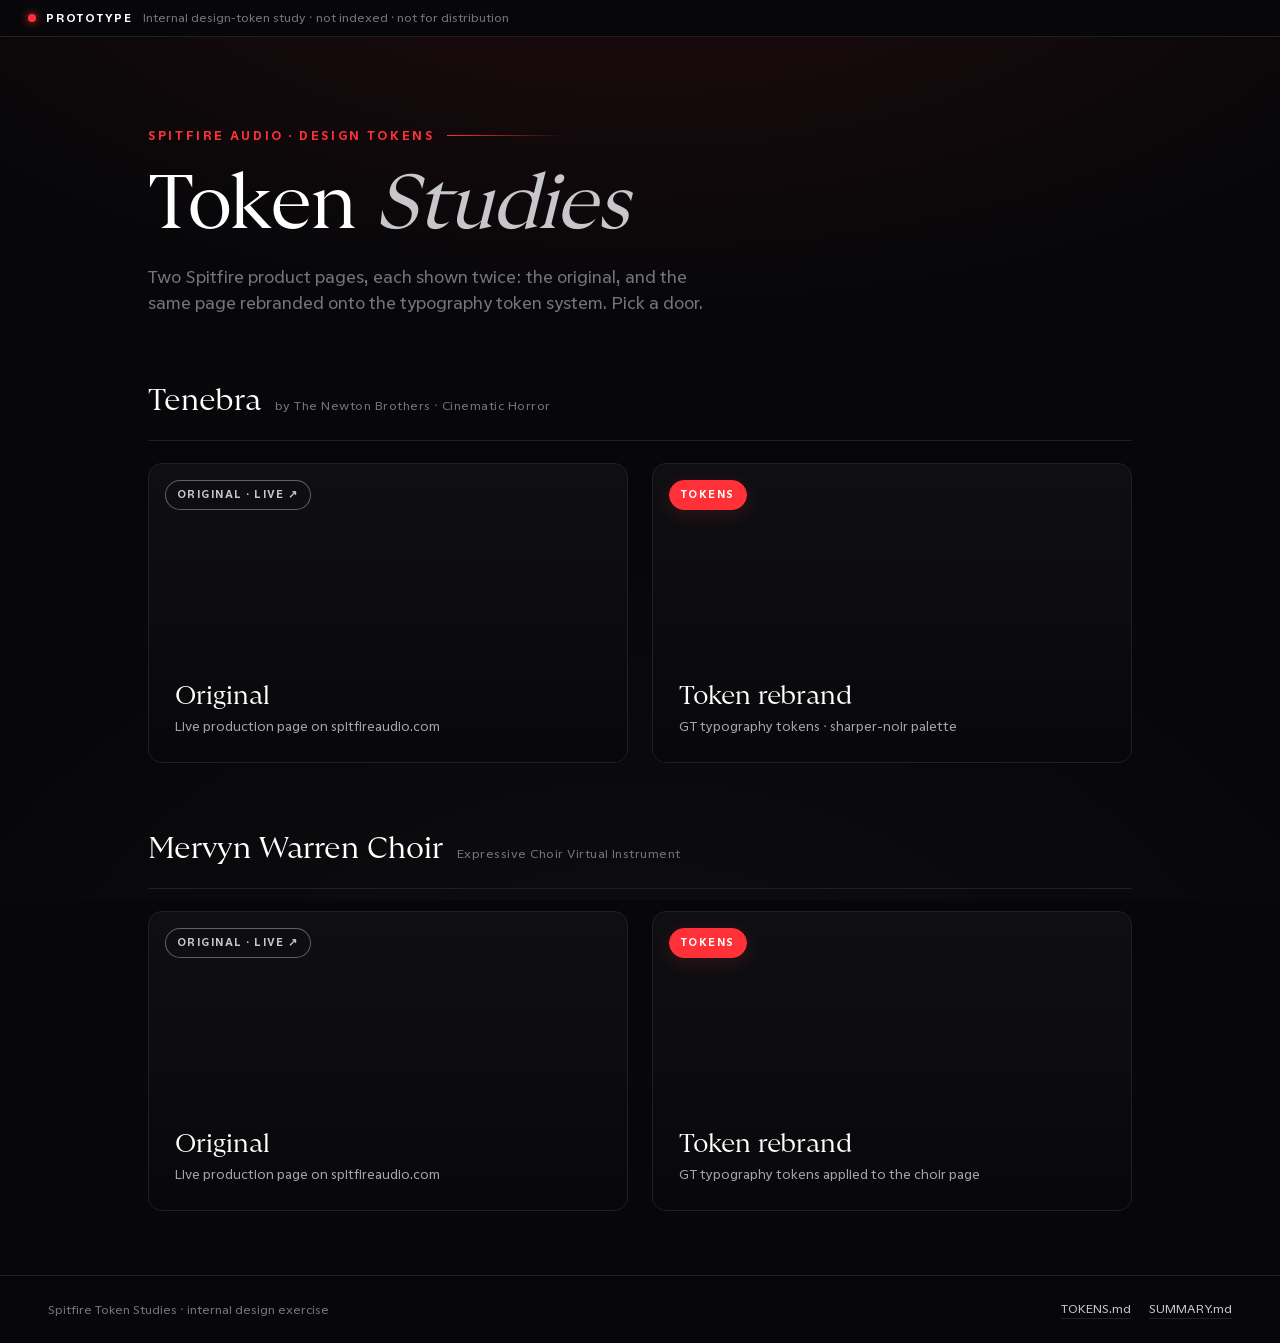
<file: index.html>
<!DOCTYPE html>
<html lang="en">
<head>
<meta charset="utf-8">
<meta name="viewport" content="width=device-width, initial-scale=1">
<meta name="robots" content="noindex, nofollow, noarchive">
<title>[Prototype] Spitfire Token Studies</title>
<style>
  /* GT trial families, self-hosted from the New-Tokens folders so the hub
     wears the same type system as the rebranded pages it links to. */
  @font-face {
    font-family: "GT Flaire Trial VF";
    src: url("Tenebra%20New-Tokens/GT-Flaire-Trial-VF.woff2") format("woff2");
    font-weight: 100 900; font-style: normal; font-display: swap;
  }
  @font-face {
    font-family: "GT Ultra Fine Trial";
    src: url("Tenebra%20New-Tokens/GT-Ultra-Fine-Light-Trial.woff2") format("woff2");
    font-weight: 300; font-style: normal; font-display: swap;
  }

  :root {
    --bg: #070709;
    --surface: #101014;
    --line: #1f1f25;
    --text: #C6C6CB;
    --muted: #74747d;
    --white: #ffffff;
    --accent: #FF3038;
    --accent-soft: rgba(255,48,56,.16);
  }

  * { box-sizing: border-box; margin: 0; padding: 0; }

  html, body { height: 100%; }

  body {
    background: var(--bg);
    color: var(--text);
    font-family: "GT Flaire Trial VF", system-ui, -apple-system, sans-serif;
    font-weight: 420;
    line-height: 1.5;
    -webkit-font-smoothing: antialiased;
    min-height: 100%;
    display: flex;
    flex-direction: column;
    /* faint radial glow + vignette for cinematic depth */
    background-image:
      radial-gradient(120% 80% at 50% -10%, rgba(255,48,56,.10) 0%, transparent 55%),
      radial-gradient(100% 100% at 50% 120%, rgba(255,255,255,.03) 0%, transparent 60%);
    background-attachment: fixed;
  }

  .wrap {
    width: 100%;
    max-width: 1080px;
    margin: 0 auto;
    padding: clamp(40px, 7vw, 96px) clamp(20px, 5vw, 48px) 64px;
    flex: 1 0 auto;
  }

  /* ---- masthead ---- */
  .eyebrow {
    font-family: "GT Flaire Trial VF", sans-serif;
    font-weight: 700;
    font-size: 12px;
    letter-spacing: .22em;
    text-transform: uppercase;
    color: var(--accent);
    display: flex; align-items: center; gap: 12px;
    margin-bottom: 22px;
  }
  .eyebrow::after {
    content: ""; height: 1px; flex: 1; max-width: 120px;
    background: linear-gradient(90deg, var(--accent), transparent);
  }

  h1 {
    font-family: "GT Ultra Fine Trial", serif;
    font-weight: 300;
    font-size: clamp(40px, 7vw, 76px);
    line-height: 1.02;
    letter-spacing: -.01em;
    color: var(--white);
    margin-bottom: 20px;
  }
  h1 em { font-style: italic; color: var(--text); }

  .lede {
    max-width: 52ch;
    font-size: clamp(15px, 1.6vw, 17px);
    color: var(--muted);
  }

  /* ---- product groups ---- */
  .group { margin-top: clamp(40px, 5vw, 64px); }

  .group__head {
    display: flex; align-items: baseline; gap: 14px;
    padding-bottom: 16px; margin-bottom: 22px;
    border-bottom: 1px solid var(--line);
  }
  .group__title {
    font-family: "GT Ultra Fine Trial", serif;
    font-weight: 300;
    font-size: clamp(22px, 3vw, 30px);
    color: var(--white);
  }
  .group__sub {
    font-size: 12px; letter-spacing: .04em; color: var(--muted);
  }

  .grid {
    display: grid;
    grid-template-columns: repeat(2, 1fr);
    gap: clamp(16px, 2.2vw, 24px);
  }

  /* ---- card ---- */
  .card {
    position: relative;
    display: block;
    aspect-ratio: 16 / 10;
    border-radius: 14px;
    overflow: hidden;
    text-decoration: none;
    color: inherit;
    border: 1px solid var(--line);
    background: var(--surface);
    isolation: isolate;
    transition: transform .4s cubic-bezier(.2,.7,.2,1),
                border-color .4s ease, box-shadow .4s ease;
  }
  .card__media {
    position: absolute; inset: 0; z-index: -2;
    background-size: cover; background-position: center;
    transform: scale(1.02);
    transition: transform .6s cubic-bezier(.2,.7,.2,1), filter .6s ease;
    filter: saturate(.9) brightness(.78);
  }
  .card::after { /* legibility gradient */
    content: ""; position: absolute; inset: 0; z-index: -1;
    background: linear-gradient(180deg,
      rgba(7,7,9,.10) 0%, rgba(7,7,9,.40) 45%, rgba(7,7,9,.92) 100%);
  }

  .card__body {
    position: absolute; inset: 0;
    display: flex; flex-direction: column; justify-content: flex-end;
    padding: clamp(18px, 2.4vw, 26px);
    gap: 6px;
  }
  .card__name {
    font-family: "GT Ultra Fine Trial", serif;
    font-weight: 300;
    font-size: clamp(20px, 2.4vw, 26px);
    color: var(--white);
    line-height: 1.1;
  }
  .card__desc {
    font-size: 13px;
    color: var(--text);
    opacity: .82;
    max-width: 34ch;
  }

  /* variant tag, top-left */
  .tag {
    position: absolute; top: 16px; left: 16px;
    font-family: "GT Flaire Trial VF", sans-serif;
    font-weight: 700;
    font-size: 10.5px;
    letter-spacing: .14em;
    text-transform: uppercase;
    padding: 6px 11px;
    border-radius: 999px;
    backdrop-filter: blur(6px);
  }
  .tag--original {
    color: var(--text);
    border: 1px solid rgba(198,198,203,.45);
    background: rgba(16,16,20,.45);
  }
  .tag--tokens {
    color: var(--white);
    background: var(--accent);
    border: 1px solid var(--accent);
    box-shadow: 0 4px 18px var(--accent-soft);
  }

  /* hover cue, top-right */
  .cue {
    position: absolute; top: 16px; right: 16px;
    width: 34px; height: 34px; border-radius: 999px;
    display: grid; place-items: center;
    border: 1px solid rgba(255,255,255,.18);
    background: rgba(16,16,20,.4);
    backdrop-filter: blur(6px);
    color: var(--white);
    opacity: 0; transform: translateY(-4px) scale(.9);
    transition: opacity .35s ease, transform .35s ease, background .35s ease;
  }
  .cue svg { width: 15px; height: 15px; }

  .card:hover, .card:focus-visible {
    transform: translateY(-4px);
    border-color: rgba(255,48,56,.55);
    box-shadow: 0 18px 50px rgba(0,0,0,.55), 0 0 0 1px rgba(255,48,56,.25);
    outline: none;
  }
  .card:hover .card__media, .card:focus-visible .card__media {
    transform: scale(1.08);
    filter: saturate(1.05) brightness(.86);
  }
  .card:hover .cue, .card:focus-visible .cue {
    opacity: 1; transform: translateY(0) scale(1);
    background: var(--accent); border-color: var(--accent);
  }

  /* ---- footer ---- */
  footer {
    flex-shrink: 0;
    border-top: 1px solid var(--line);
    padding: 24px clamp(20px, 5vw, 48px);
    display: flex; flex-wrap: wrap; gap: 8px 20px;
    align-items: center; justify-content: space-between;
    font-size: 12px; color: var(--muted);
  }
  footer a { color: var(--text); text-decoration: none; border-bottom: 1px solid var(--line); }
  footer a:hover { color: var(--accent); border-color: var(--accent); }
  .footer__links { display: flex; gap: 18px; }

  @media (max-width: 680px) {
    .grid { grid-template-columns: 1fr; }
    .card { aspect-ratio: 16 / 11; }
  }
  @media (prefers-reduced-motion: reduce) {
    *, .card, .card__media, .cue { transition: none !important; }
  }

  /* ---- prototype status bar ---- */
  .proto-bar {
    position: sticky; top: 0; z-index: 1000;
    display: flex; align-items: center; gap: 10px;
    padding: 9px clamp(16px, 4vw, 28px);
    background: #070709;
    border-bottom: 1px solid var(--line);
    font-size: 12px;
  }
  .proto-bar__dot {
    width: 8px; height: 8px; border-radius: 50%; flex: none;
    background: var(--accent); box-shadow: 0 0 8px var(--accent);
  }
  .proto-bar__label {
    font-weight: 700; font-size: 11px; letter-spacing: .16em;
    text-transform: uppercase; color: var(--white);
  }
  .proto-bar__desc { color: var(--muted); }
  @media (max-width: 640px) { .proto-bar__desc { display: none; } }
</style>
</head>
<body>
  <div class="proto-bar" role="note" aria-label="Prototype notice">
    <span class="proto-bar__dot" aria-hidden="true"></span>
    <span class="proto-bar__label">Prototype</span>
    <span class="proto-bar__desc">Internal design-token study · not indexed · not for distribution</span>
  </div>
  <main class="wrap">
    <p class="eyebrow">Spitfire Audio · Design tokens</p>
    <h1>Token <em>Studies</em></h1>
    <p class="lede">Two Spitfire product pages, each shown twice: the original, and the
      same page rebranded onto the typography token system. Pick a door.</p>

    <!-- ============ TENEBRA ============ -->
    <section class="group">
      <div class="group__head">
        <span class="group__title">Tenebra</span>
        <span class="group__sub">by The Newton Brothers · Cinematic Horror</span>
      </div>
      <div class="grid">

        <a class="card" href="https://www.spitfireaudio.com/products/tenebra-by-the-newton-brothers" target="_blank" rel="noopener">
          <div class="card__media" style="background-image:url('https://www.spitfireaudio.com/cdn/shop/files/smc0776_cinemascope_press.jpg?width=1280')"></div>
          <span class="tag tag--original">Original · Live ↗</span>
          <span class="cue" aria-hidden="true"><svg viewBox="0 0 24 24" fill="none" stroke="currentColor" stroke-width="2.2"><path d="M7 17 17 7M9 7h8v8"/></svg></span>
          <div class="card__body">
            <span class="card__name">Original</span>
            <span class="card__desc">Live production page on spitfireaudio.com</span>
          </div>
        </a>

        <a class="card" href="Tenebra%20New-Tokens/index.html">
          <div class="card__media" style="background-image:url('https://www.spitfireaudio.com/cdn/shop/files/smc0776_cinemascope_press.jpg?width=1280')"></div>
          <span class="tag tag--tokens">Tokens</span>
          <span class="cue" aria-hidden="true"><svg viewBox="0 0 24 24" fill="none" stroke="currentColor" stroke-width="2.2"><path d="M5 12h14M13 6l6 6-6 6"/></svg></span>
          <div class="card__body">
            <span class="card__name">Token rebrand</span>
            <span class="card__desc">GT typography tokens · sharper-noir palette</span>
          </div>
        </a>

      </div>
    </section>

    <!-- ============ MERVYN ============ -->
    <section class="group">
      <div class="group__head">
        <span class="group__title">Mervyn Warren Choir</span>
        <span class="group__sub">Expressive Choir Virtual Instrument</span>
      </div>
      <div class="grid">

        <a class="card" href="https://www.spitfireaudio.com/products/mervyn-warren-choir" target="_blank" rel="noopener">
          <div class="card__media" style="background-image:url('https://www.spitfireaudio.com/cdn/shop/files/smc0734_square.jpg?width=1000')"></div>
          <span class="tag tag--original">Original · Live ↗</span>
          <span class="cue" aria-hidden="true"><svg viewBox="0 0 24 24" fill="none" stroke="currentColor" stroke-width="2.2"><path d="M7 17 17 7M9 7h8v8"/></svg></span>
          <div class="card__body">
            <span class="card__name">Original</span>
            <span class="card__desc">Live production page on spitfireaudio.com</span>
          </div>
        </a>

        <a class="card" href="Mervyn%20Warren%20Choir%20New-Tokens/index.html">
          <div class="card__media" style="background-image:url('https://www.spitfireaudio.com/cdn/shop/files/smc0734_square.jpg?width=1000')"></div>
          <span class="tag tag--tokens">Tokens</span>
          <span class="cue" aria-hidden="true"><svg viewBox="0 0 24 24" fill="none" stroke="currentColor" stroke-width="2.2"><path d="M5 12h14M13 6l6 6-6 6"/></svg></span>
          <div class="card__body">
            <span class="card__name">Token rebrand</span>
            <span class="card__desc">GT typography tokens applied to the choir page</span>
          </div>
        </a>

      </div>
    </section>
  </main>

  <footer>
    <span>Spitfire Token Studies · internal design exercise</span>
    <span class="footer__links">
      <a href="TOKENS.md">TOKENS.md</a>
      <a href="SUMMARY.md">SUMMARY.md</a>
    </span>
  </footer>
</body>
</html>
</file>
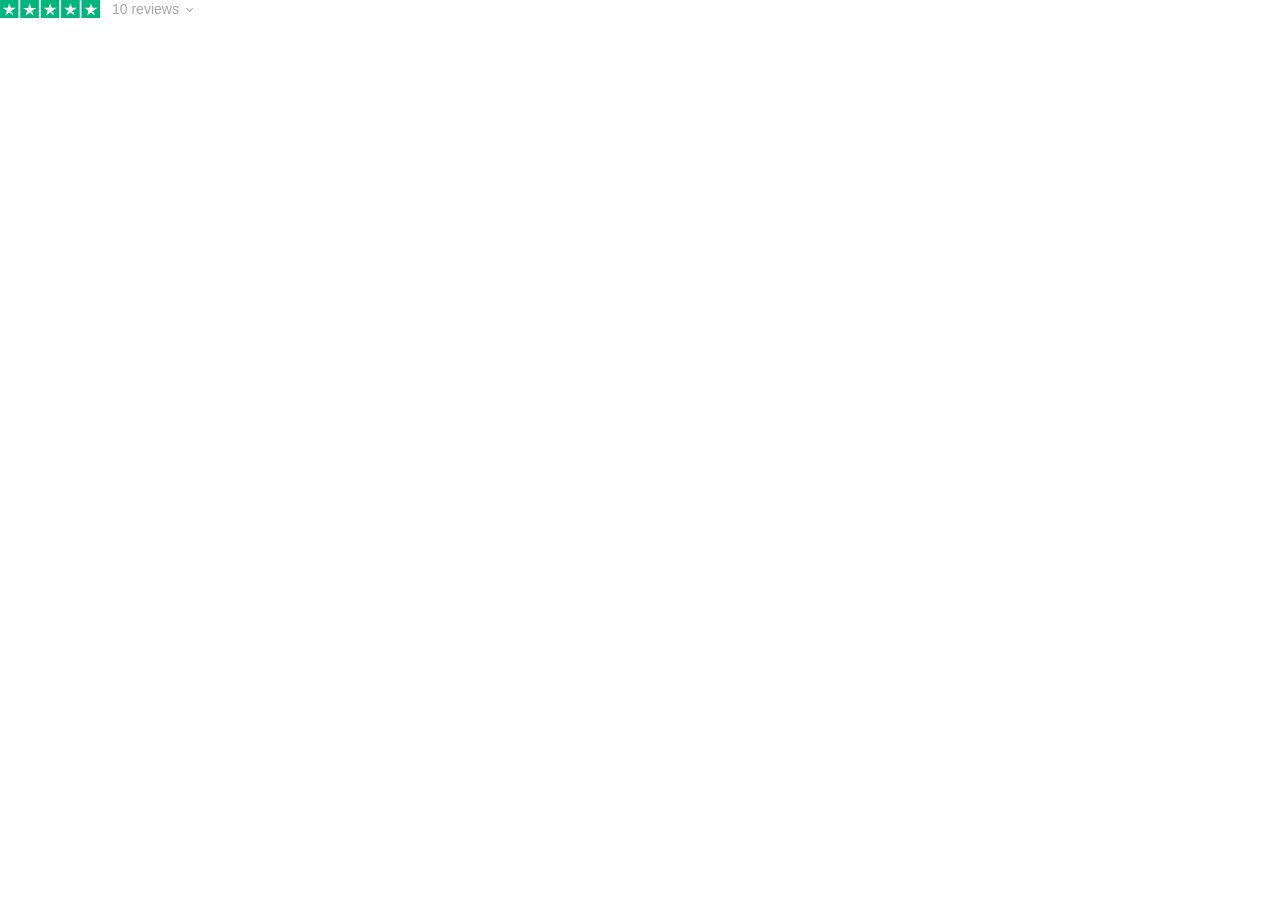
<file: Tenebra New-Tokens/Tenebra by The Newton Brothers – Cinematic Horror VST Library _ Spitfire Audio_files/index.html>
<!DOCTYPE html>
<!-- saved from url=(0296)https://widget.trustpilot.com/trustboxes/54d39695764ea907c0f34825/index.html?templateId=54d39695764ea907c0f34825&businessunitId=5b360fd39af6b70001dbdd86#locale=en-GB&styleHeight=24px&styleWidth=100%25&theme=dark&sku=SMC0776&textColor=%23A7A7A7&noReviews=hide&scrollToList=true&styleAlignment=left -->
<html lang="en-GB"><head><meta http-equiv="Content-Type" content="text/html; charset=UTF-8">
    <title>Trustpilot Custom Widget</title>
    
    <meta name="robots" content="noindex">

    <style>
    html,body,div,span,applet,object,iframe,h1,h2,h3,h4,h5,h6,p,blockquote,pre,a,abbr,acronym,address,big,cite,code,del,dfn,em,img,ins,kbd,q,s,samp,small,strike,strong,sub,sup,tt,var,b,u,i,center,dl,dt,dd,ol,ul,li,fieldset,form,label,legend,table,caption,tbody,tfoot,thead,tr,th,td,article,aside,canvas,details,embed,figure,figcaption,footer,header,hgroup,menu,nav,output,ruby,section,summary,time,mark,audio,video{border:0;font:inherit;font-size:100%;margin:0;padding:0;vertical-align:baseline}article,aside,details,figcaption,figure,footer,header,hgroup,menu,nav,section{display:block}body{line-height:1}ol,ul{list-style:none}blockquote,q{quotes:none}blockquote::before,blockquote::after,q::before,q::after{content:"";content:none}table{border-collapse:collapse;border-spacing:0}body{font-family:"Helvetica Neue","Helvetica","Arial","sans-serif";font-size:12px}b,strong{font-weight:700}body.main .tp-widget-readmore,body.main .tp-widget-readmore-arrow,.bold-underline{font-family:"Helvetica Neue","Helvetica","Arial","sans-serif";font-weight:500}@media all and (-ms-high-contrast: none),(-ms-high-contrast: active){body.main .tp-widget-readmore,body.main .tp-widget-readmore-arrow,.bold-underline{font-weight:600}}*,::after,::before{box-sizing:border-box}.hidden{display:none}.tp-widget-loader,.tp-widget-fallback{left:50%;position:absolute;top:50%;transform:translate(-50%, -50%)}body.popup .tp-widget-wrapper{position:relative}body.popup .tp-widget-wrapper::before{background-color:#fff;border-right:1px solid #d6d6d6;border-top:1px solid #d6d6d6;content:"";display:block;height:16px;left:50%;position:absolute;top:-13px;transform:rotate(-34deg) translateX(-50%) skewX(26deg);transform-origin:center;width:16px}#fallback-logo{display:none}.no-svg #fallback-logo{display:inline-block}.tp-widget-wrapper{height:100%;margin:0 auto;max-width:750px;position:relative}.tp-widget-wrapper a,.tp-widget-wrapper #wrapper-company-stars{position:relative;outline:none}.tp-widget-wrapper a::before,.tp-widget-wrapper #wrapper-company-stars::before{content:"";position:absolute;top:2px;left:2px;right:2px;bottom:2px;border:2px solid rgba(0,0,0,0);box-sizing:border-box;border-radius:4px;z-index:-1;pointer-events:none}.tp-widget-wrapper a:focus::before,.tp-widget-wrapper a:active::before,.tp-widget-wrapper #wrapper-company-stars:focus::before,.tp-widget-wrapper #wrapper-company-stars:active::before{border:2px solid #3c57bc;box-shadow:0 0 0 2px #fff}@media screen and (min-width: 750px){.tp-widget-wrapper--fullwidth{max-width:100%}.tp-widget-wrapper--fullwidth .tp-widget-attributes-scores-wrapper{border-bottom:1px solid #d6d6d6;display:-ms-grid;display:grid;-ms-grid-columns:1fr 1fr;grid-template-columns:1fr 1fr;grid-gap:16px}.tp-widget-wrapper--fullwidth .tp-widget-attributes-scores-wrapper .tp-widget-scores,.tp-widget-wrapper--fullwidth .tp-widget-attributes-scores-wrapper .tp-widget-attributes{border-bottom:none}.tp-widget-wrapper--fullwidth .tp-widget-attributes-scores-wrapper .tp-widget-scores{-ms-grid-row:1;grid-row:1}}#profile-link:focus-within .tp-link-underlined,#profile-link:hover .tp-link-underlined,#profile-link:active .tp-link-underlined{text-decoration:none}.tp-link-underlined{text-decoration:underline}.tp-stars .tp-star__canvas,.tp-stars .tp-star__canvas--half{fill:#dcdce6}.tp-stars .tp-star__shape{fill:#fff}#profile-link:focus-within .tp-stars--0 .tp-star .tp-star__canvas,#profile-link:focus-within .tp-stars--0 .tp-star .tp-star__canvas--half,#profile-link:hover .tp-stars--0 .tp-star .tp-star__canvas,#profile-link:hover .tp-stars--0 .tp-star .tp-star__canvas--half,#profile-link:active .tp-stars--0 .tp-star .tp-star__canvas,#profile-link:active .tp-stars--0 .tp-star .tp-star__canvas--half{fill:#9292a3}.tp-stars--1 .tp-star:nth-of-type(-n + 1) .tp-star__canvas,.tp-stars--1 .tp-star:nth-of-type(-n + 1) .tp-star__canvas--half{fill:#ff3722}#profile-link:focus-within .tp-stars--1 .tp-star:nth-of-type(-n + 1) .tp-star__canvas,#profile-link:focus-within .tp-stars--1 .tp-star:nth-of-type(-n + 1) .tp-star__canvas--half,#profile-link:hover .tp-stars--1 .tp-star:nth-of-type(-n + 1) .tp-star__canvas,#profile-link:hover .tp-stars--1 .tp-star:nth-of-type(-n + 1) .tp-star__canvas--half,#profile-link:active .tp-stars--1 .tp-star:nth-of-type(-n + 1) .tp-star__canvas,#profile-link:active .tp-stars--1 .tp-star:nth-of-type(-n + 1) .tp-star__canvas--half{fill:#cc1300}.tp-stars--2 .tp-star:nth-of-type(-n + 2) .tp-star__canvas,.tp-stars--2 .tp-star:nth-of-type(-n + 2) .tp-star__canvas--half{fill:#ff8622}#profile-link:focus-within .tp-stars--2 .tp-star:nth-of-type(-n + 2) .tp-star__canvas,#profile-link:focus-within .tp-stars--2 .tp-star:nth-of-type(-n + 2) .tp-star__canvas--half,#profile-link:hover .tp-stars--2 .tp-star:nth-of-type(-n + 2) .tp-star__canvas,#profile-link:hover .tp-stars--2 .tp-star:nth-of-type(-n + 2) .tp-star__canvas--half,#profile-link:active .tp-stars--2 .tp-star:nth-of-type(-n + 2) .tp-star__canvas,#profile-link:active .tp-stars--2 .tp-star:nth-of-type(-n + 2) .tp-star__canvas--half{fill:#cc5c00}.tp-stars--3 .tp-star:nth-of-type(-n + 3) .tp-star__canvas,.tp-stars--3 .tp-star:nth-of-type(-n + 3) .tp-star__canvas--half{fill:#ffce00}#profile-link:focus-within .tp-stars--3 .tp-star:nth-of-type(-n + 3) .tp-star__canvas,#profile-link:focus-within .tp-stars--3 .tp-star:nth-of-type(-n + 3) .tp-star__canvas--half,#profile-link:hover .tp-stars--3 .tp-star:nth-of-type(-n + 3) .tp-star__canvas,#profile-link:hover .tp-stars--3 .tp-star:nth-of-type(-n + 3) .tp-star__canvas--half,#profile-link:active .tp-stars--3 .tp-star:nth-of-type(-n + 3) .tp-star__canvas,#profile-link:active .tp-stars--3 .tp-star:nth-of-type(-n + 3) .tp-star__canvas--half{fill:#b29000}.tp-stars--4 .tp-star:nth-of-type(-n + 4) .tp-star__canvas,.tp-stars--4 .tp-star:nth-of-type(-n + 4) .tp-star__canvas--half{fill:#73cf11}#profile-link:focus-within .tp-stars--4 .tp-star:nth-of-type(-n + 4) .tp-star__canvas,#profile-link:focus-within .tp-stars--4 .tp-star:nth-of-type(-n + 4) .tp-star__canvas--half,#profile-link:hover .tp-stars--4 .tp-star:nth-of-type(-n + 4) .tp-star__canvas,#profile-link:hover .tp-stars--4 .tp-star:nth-of-type(-n + 4) .tp-star__canvas--half,#profile-link:active .tp-stars--4 .tp-star:nth-of-type(-n + 4) .tp-star__canvas,#profile-link:active .tp-stars--4 .tp-star:nth-of-type(-n + 4) .tp-star__canvas--half{fill:#56a700}.tp-stars--5 .tp-star:nth-of-type(-n + 5) .tp-star__canvas,.tp-stars--5 .tp-star:nth-of-type(-n + 5) .tp-star__canvas--half{fill:#00b67a}#profile-link:focus-within .tp-stars--5 .tp-star:nth-of-type(-n + 5) .tp-star__canvas,#profile-link:focus-within .tp-stars--5 .tp-star:nth-of-type(-n + 5) .tp-star__canvas--half,#profile-link:hover .tp-stars--5 .tp-star:nth-of-type(-n + 5) .tp-star__canvas,#profile-link:hover .tp-stars--5 .tp-star:nth-of-type(-n + 5) .tp-star__canvas--half,#profile-link:active .tp-stars--5 .tp-star:nth-of-type(-n + 5) .tp-star__canvas,#profile-link:active .tp-stars--5 .tp-star:nth-of-type(-n + 5) .tp-star__canvas--half{fill:#007a52}.tp-stars--1--half .tp-star:nth-of-type(-n + 2) .tp-star__canvas--half{fill:#ff3722}#profile-link:focus-within .tp-stars--1--half .tp-star:nth-of-type(-n + 2) .tp-star__canvas--half,#profile-link:hover .tp-stars--1--half .tp-star:nth-of-type(-n + 2) .tp-star__canvas--half,#profile-link:active .tp-stars--1--half .tp-star:nth-of-type(-n + 2) .tp-star__canvas--half{fill:#cc1300}.tp-stars--2--half .tp-star:nth-of-type(-n + 3) .tp-star__canvas--half{fill:#ff8622}#profile-link:focus-within .tp-stars--2--half .tp-star:nth-of-type(-n + 3) .tp-star__canvas--half,#profile-link:hover .tp-stars--2--half .tp-star:nth-of-type(-n + 3) .tp-star__canvas--half,#profile-link:active .tp-stars--2--half .tp-star:nth-of-type(-n + 3) .tp-star__canvas--half{fill:#cc5c00}.tp-stars--3--half .tp-star:nth-of-type(-n + 4) .tp-star__canvas--half{fill:#ffce00}#profile-link:focus-within .tp-stars--3--half .tp-star:nth-of-type(-n + 4) .tp-star__canvas--half,#profile-link:hover .tp-stars--3--half .tp-star:nth-of-type(-n + 4) .tp-star__canvas--half,#profile-link:active .tp-stars--3--half .tp-star:nth-of-type(-n + 4) .tp-star__canvas--half{fill:#b29000}.tp-stars--4--half .tp-star:nth-of-type(-n + 4) .tp-star__canvas,.tp-stars--4--half .tp-star:nth-of-type(-n + 4) .tp-star__canvas--half{fill:#00b67a}.tp-stars--4--half .tp-star:nth-of-type(-n + 5) .tp-star__canvas--half{fill:#00b67a}#profile-link:focus-within .tp-stars--4--half .tp-star:nth-of-type(-n + 4) .tp-star__canvas,#profile-link:focus-within .tp-stars--4--half .tp-star:nth-of-type(-n + 4) .tp-star__canvas--half,#profile-link:hover .tp-stars--4--half .tp-star:nth-of-type(-n + 4) .tp-star__canvas,#profile-link:hover .tp-stars--4--half .tp-star:nth-of-type(-n + 4) .tp-star__canvas--half,#profile-link:active .tp-stars--4--half .tp-star:nth-of-type(-n + 4) .tp-star__canvas,#profile-link:active .tp-stars--4--half .tp-star:nth-of-type(-n + 4) .tp-star__canvas--half{fill:#007a52}#profile-link:focus-within .tp-stars--4--half .tp-star:nth-of-type(-n + 5) .tp-star__canvas--half,#profile-link:hover .tp-stars--4--half .tp-star:nth-of-type(-n + 5) .tp-star__canvas--half,#profile-link:active .tp-stars--4--half .tp-star:nth-of-type(-n + 5) .tp-star__canvas--half{fill:#007a52}.tp-widget-loader,.tp-widget-fallback{max-width:50%;text-align:center;width:400vh}.tp-widget-loader svg,.tp-widget-fallback svg{width:100%}@media screen and (min-width: 400px){.tp-widget-loader,.tp-widget-fallback{max-width:200px}}.tp-widget-loader--loaded{opacity:0}.bold-underline{border-bottom:1px solid rgba(25,25,25,.6)}.bold-underline:hover{border-color:#191919}.dark{color:#fff}.dark a{color:#fff}.dark .bold-underline:not(.bold-underline--single-theme){border-color:rgba(255,255,255,.6)}.dark .bold-underline:not(.bold-underline--single-theme):hover{border-color:#fff}.dark .tp-logo__text{fill:#fff}.dark .tp-widget-loader .tp-logo__text{fill:#191919}.dark a:focus::before,.dark a:active::before,.dark #wrapper-company-stars:focus::before,.dark #wrapper-company-stars:active::before{border:2px solid #000;box-shadow:0 0 0 2px #fff}.sr-only:not(:focus):not(:active){clip:rect(0 0 0 0);-webkit-clip-path:inset(50%);clip-path:inset(50%);height:1px;overflow:hidden;position:absolute;white-space:nowrap;width:1px}html{height:100%;overflow:hidden}body{color:#191919;height:100%;line-height:1;min-width:100%;overflow:hidden;width:1px}img{border:0}svg{display:block;width:100%}a{color:#191919;text-decoration:none}body.popup{padding:10px}body.popup .tp-widget-wrapper{background-color:#fff;border:1px solid rgba(151,151,151,.18);box-shadow:2px 2px 7px 0 rgba(0,0,0,.1);max-width:290px;min-width:120px;padding:16px;overflow-y:auto}body.popup .tp-widget-wrapper::before{border-color:rgba(151,151,151,.18);left:calc(50% + 75px)}body.popup .tp-widget-productinfo{-ms-flex-align:center;align-items:center;display:-ms-flexbox;display:flex;font-size:16px;font-weight:700;-ms-flex-pack:justify;justify-content:space-between;margin:0 0 16px}body.popup .tp-widget-productinfo__logo{width:85px}body.popup .score{-ms-flex-align:center;align-items:center;display:-ms-flexbox;display:flex;margin:0 0 8px}body.popup .score:last-of-type{margin:0}body.popup .score__stars{-ms-flex-negative:0;flex-shrink:0;margin:0 8px 0 0;min-width:56px;width:max-content}body.popup .score__bar{background-color:#d6d6d6;border-radius:2px;height:4px;margin:0 12px 0 0;width:100%}body.popup .score__bar__fill--1{background-color:#ff3722;height:100%}body.popup .score__bar__fill--2{background-color:#ff8622;height:100%}body.popup .score__bar__fill--3{background-color:#ffce00;height:100%}body.popup .score__bar__fill--4{background-color:#73cf11;height:100%}body.popup .score__bar__fill--5{background-color:#00b67a;height:100%}body.popup .score__number{font-weight:700}@media screen and (max-width: 250px){body.popup .tp-widget-wrapper::before{left:calc(50% + 50px)}}html:lang(pl-PL) body.popup .score__stars{min-width:65px;width:max-content}body.main.first-reviewer .wrapper-company-stars:hover .tp-widget-readmore{color:#191919;cursor:auto;opacity:1}body.main.first-reviewer .wrapper-company-stars .tp-widget-readmore-arrow{display:none}body.main.dark .tp-widget-readmore-arrow{border-color:#fff}body.main .tp-widget-stars{margin:0 12px 0 0;width:80px}body.main .wrapper-company-stars{-ms-flex-align:center;align-items:center;display:-ms-flexbox;display:flex;-ms-flex-pack:center;justify-content:center}body.main .tp-widget-readmore,body.main .tp-widget-readmore-arrow{cursor:pointer;font-size:13px}body.main .tp-widget-readmore-arrow{border-bottom:solid 1px #191919;border-left:solid 1px #191919;bottom:1px;height:5px;left:8px;position:relative;transform:rotate(-45deg);width:5px;transition:transform .2s}body.main .wrapper-company-stars:hover .tp-widget-readmore{opacity:.6}body.main .wrapper-company-stars:hover .tp-widget-readmore-arrow{opacity:.6;transform:rotate(135deg) translate(2px, -2px)}@media screen and (min-width: 250px){body.main .tp-widget-stars{width:100px}body.main .tp-widget-readmore{font-size:14px}}.tp-widget-wrapper--left{-ms-flex-pack:left;justify-content:left;margin:unset;margin-right:auto;max-width:max-content}.tp-widget-wrapper--right{-ms-flex-pack:right;justify-content:right;margin:unset;margin-left:auto;max-width:max-content;padding-right:10px}body.popup .tp-widget-wrapper--left::before{left:50%}.tp-widget-review-disclaimer__link{color:#605e56;font-size:12px;font-style:normal;font-weight:450;line-height:140%;-webkit-text-decoration-line:underline;text-decoration-line:underline;-webkit-text-decoration-style:solid;text-decoration-style:solid;text-decoration-skip-ink:auto;text-decoration-thickness:auto;text-underline-offset:auto;text-underline-position:from-font;padding:0 8px}.tp-widget-review-disclaimer__link:hover{text-decoration:none}.dark .tp-widget-review-disclaimer__link{color:#fff}.tp-widget-readmore--placeholder{display:none}.tp-widget-readmore-arrow--placeholder{display:none}.wrapper-company-stars{cursor:pointer}.visually-hidden{position:absolute;width:1px;height:1px;margin:-1px;padding:0;border:0;clip:rect(0 0 0 0);-webkit-clip-path:inset(50%);clip-path:inset(50%);overflow:hidden;white-space:nowrap}.tp-widget-review-disclaimer{display:-ms-flexbox;display:flex;-ms-flex-pack:center;justify-content:center;-ms-flex-align:center;align-items:center}.tp-widget-review-disclaimer__link{margin-top:8px}
    </style>
  <style>
      * {
        color: inherit !important;
      }
      body {
        color: #A7A7A7 !important;
      }
      .bold-underline {
        border-bottom-color: #A7A7A7 !important;
      }
      .bold-underline:hover {
        border-color: #898989 !important;
      }
      .secondary-text {
        color: rgba(167,167,167,0.6) !important;
      }
      .secondary-text-arrow {
        border-color: rgba(167,167,167,0.6) transparent transparent transparent !important;
      }
      .read-more {
        color: #A7A7A7 !important;
      }
    </style></head>
  <body class="main dark" data-new-gr-c-s-check-loaded="14.1303.0" data-gr-ext-installed="">
    <div id="tp-widget-loader" class="tp-widget-loader tp-stars tp-stars--5 tp-widget-loader--loaded"></div>

    <div id="tp-widget-wrapper" class="tp-widget-wrapper tp-widget-wrapper--left visible">
      <div tabindex="0" id="wrapper-company-stars" class="wrapper-company-stars" aria-labelledby="screen-reader-only-label screen-reader-only-rating">
        <div id="tp-widget-stars" class="tp-widget-stars"><div class=""><div class="tp-stars tp-stars--5">
    <div style="position: relative; height: 0; width: 100%; padding: 0; padding-bottom: 18.326693227091635%;">
      
    <svg role="img" viewBox="0 0 251 46" xmlns="http://www.w3.org/2000/svg" style="position: absolute; height: 100%; width: 100%; left: 0; top: 0;">
      <title id="starRating-v2osqa2xyn" lang="en-US">5 out of 5 star rating on Trustpilot</title>
      <g class="tp-star">
          <path class="tp-star__canvas" fill="#dcdce6" d="M0 46.330002h46.375586V0H0z"></path>
          <path class="tp-star__shape" d="M39.533936 19.711433L13.230239 38.80065l3.838216-11.797827L7.02115 19.711433h12.418975l3.837417-11.798624 3.837418 11.798624h12.418975zM23.2785 31.510075l7.183595-1.509576 2.862114 8.800152L23.2785 31.510075z" fill="#FFF"></path>
      </g>
      <g class="tp-star">
          <path class="tp-star__canvas" fill="#dcdce6" d="M51.24816 46.330002h46.375587V0H51.248161z"></path>
          <path class="tp-star__canvas--half" fill="#dcdce6" d="M51.24816 46.330002h23.187793V0H51.248161z"></path>
          <path class="tp-star__shape" d="M74.990978 31.32991L81.150908 30 84 39l-9.660206-7.202786L64.30279 39l3.895636-11.840666L58 19.841466h12.605577L74.499595 8l3.895637 11.841466H91L74.990978 31.329909z" fill="#FFF"></path>
      </g>
      <g class="tp-star">
          <path class="tp-star__canvas" fill="#dcdce6" d="M102.532209 46.330002h46.375586V0h-46.375586z"></path>
          <path class="tp-star__canvas--half" fill="#dcdce6" d="M102.532209 46.330002h23.187793V0h-23.187793z"></path>
          <path class="tp-star__shape" d="M142.066994 19.711433L115.763298 38.80065l3.838215-11.797827-10.047304-7.291391h12.418975l3.837418-11.798624 3.837417 11.798624h12.418975zM125.81156 31.510075l7.183595-1.509576 2.862113 8.800152-10.045708-7.290576z" fill="#FFF"></path>
      </g>
      <g class="tp-star">
          <path class="tp-star__canvas" fill="#dcdce6" d="M153.815458 46.330002h46.375586V0h-46.375586z"></path>
          <path class="tp-star__canvas--half" fill="#dcdce6" d="M153.815458 46.330002h23.187793V0h-23.187793z"></path>
          <path class="tp-star__shape" d="M193.348355 19.711433L167.045457 38.80065l3.837417-11.797827-10.047303-7.291391h12.418974l3.837418-11.798624 3.837418 11.798624h12.418974zM177.09292 31.510075l7.183595-1.509576 2.862114 8.800152-10.045709-7.290576z" fill="#FFF"></path>
      </g>
      <g class="tp-star">
          <path class="tp-star__canvas" fill="#dcdce6" d="M205.064416 46.330002h46.375587V0h-46.375587z"></path>
          <path class="tp-star__canvas--half" fill="#dcdce6" d="M205.064416 46.330002h23.187793V0h-23.187793z"></path>
          <path class="tp-star__shape" d="M244.597022 19.711433l-26.3029 19.089218 3.837419-11.797827-10.047304-7.291391h12.418974l3.837418-11.798624 3.837418 11.798624h12.418975zm-16.255436 11.798642l7.183595-1.509576 2.862114 8.800152-10.045709-7.290576z" fill="#FFF"></path>
      </g>
    </svg>
  
    </div>
  </div></div></div>
        <div class="tp-widget-readmore" id="numberOfReviews">10 reviews</div>
        <span class="tp-widget-readmore-arrow" id="readMoreArrow" style="border-bottom-color: rgb(167, 167, 167); border-left-color: rgb(167, 167, 167);"></span>
      </div>
      <span id="screen-reader-only-label" class="visually-hidden">Trustpilot reviews</span>
      <span id="screen-reader-only-rating" class="visually-hidden">Rated 4.6 out of 5. 10 reviews on Trustpilot</span>
      <span id="screen-reader-only-on-focus" class="visually-hidden" aria-hidden="true" role="tooltip">9 reviews with 5 stars 0 reviews with 4 stars 0 reviews with 3 stars 0 reviews with 2 stars 1 reviews with 1 star</span>
      <div id="tp-widget-review-disclaimer" class="tp-widget-review-disclaimer"></div>
    </div>

    
    <script src="./main(2).js" async="" defer=""></script>
  

</body><grammarly-desktop-integration data-grammarly-shadow-root="true" style="visibility: visible !important;"><template shadowrootmode="open"><style>
      div.grammarly-desktop-integration {
        position: absolute;
        width: 1px;
        height: 1px;
        padding: 0;
        margin: -1px;
        overflow: hidden;
        clip: rect(0, 0, 0, 0);
        white-space: nowrap;
        border: 0;
        -moz-user-select: none;
        -webkit-user-select: none;
        -ms-user-select:none;
        user-select:none;
      }

      div.grammarly-desktop-integration:before {
        content: attr(data-content);
      }
    </style><div aria-label="grammarly-integration" role="group" tabindex="-1" class="grammarly-desktop-integration" data-content="{&quot;mode&quot;:&quot;full&quot;,&quot;isActive&quot;:true,&quot;isUserDisabled&quot;:false}"></div></template></grammarly-desktop-integration></html>
</file>
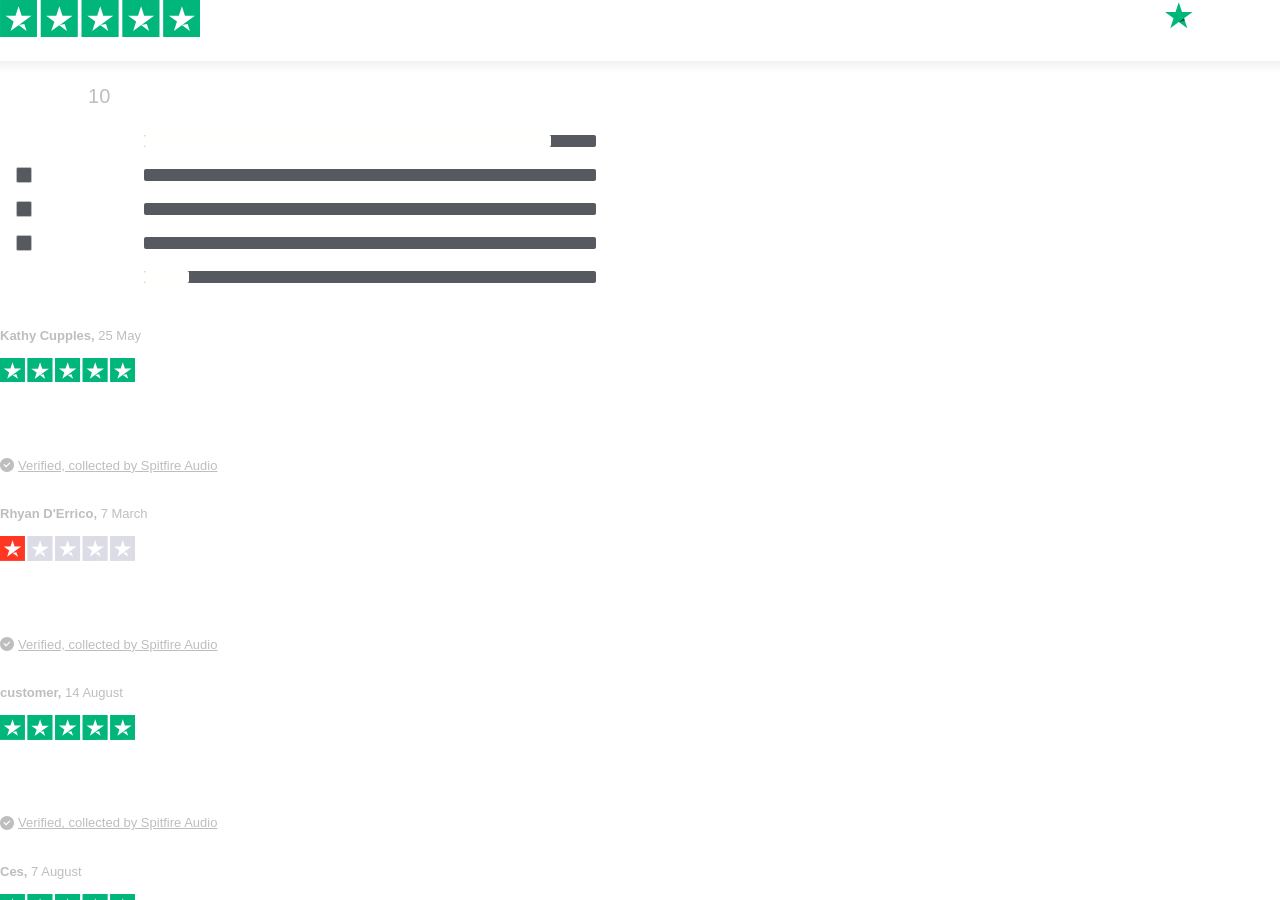
<file: Tenebra New-Tokens/Tenebra by The Newton Brothers – Cinematic Horror VST Library _ Spitfire Audio_files/index(1).html>
<!DOCTYPE html>
<!-- saved from url=(0273)https://widget.trustpilot.com/trustboxes/544a426205dc0a09088833c6/index.html?templateId=544a426205dc0a09088833c6&businessunitId=5b360fd39af6b70001dbdd86#locale=en-GB&styleHeight=700px&styleWidth=100%25&theme=dark&sku=SMC0776&reviewLanguages=en&noReviews=hide&fullwidth=true -->
<html lang="en-GB"><head><meta http-equiv="Content-Type" content="text/html; charset=UTF-8">
    <title>Trustpilot Custom Widget</title>
    
    <meta name="robots" content="noindex">
    <script async="" defer="" src="./main.js"></script>
    <style>html,body,div,span,applet,object,iframe,h1,h2,h3,h4,h5,h6,p,blockquote,pre,a,abbr,acronym,address,big,cite,code,del,dfn,em,img,ins,kbd,q,s,samp,small,strike,strong,sub,sup,tt,var,b,u,i,center,dl,dt,dd,ol,ul,li,fieldset,form,label,legend,table,caption,tbody,tfoot,thead,tr,th,td,article,aside,canvas,details,embed,figure,figcaption,footer,header,hgroup,menu,nav,output,ruby,section,summary,time,mark,audio,video{border:0;font:inherit;font-size:100%;margin:0;padding:0;vertical-align:baseline}article,aside,details,figcaption,figure,footer,header,hgroup,menu,nav,section{display:block}body{line-height:1}ol,ul{list-style:none}blockquote,q{quotes:none}blockquote:before,blockquote:after,q:before,q:after{content:"";content:none}table{border-collapse:collapse;border-spacing:0}body{font-family:Helvetica Neue,Helvetica,Arial,"sans-serif";font-size:12px}b,strong{font-weight:700}.modal__attribute__scale__option,.tp-widget-attributes__attribute__option{font-family:Helvetica Neue,Helvetica,Arial,"sans-serif";font-weight:400}.tp-widget-empty-horizontal__title,.tp-widget-empty-vertical__title,.load-more-button,.modal__attribute__label,.tp-widget-review__source__information a,.tp-widget-review__source__information strong,.tp-widget-review__source__information span,.tp-widget-attributes__attribute__label,.tp-widget-scores__heading,.bold-underline{font-family:Helvetica Neue,Helvetica,Arial,"sans-serif";font-weight:500}@media all and (-ms-high-contrast:none),(-ms-high-contrast:active){.tp-widget-empty-horizontal__title,.tp-widget-empty-vertical__title,.load-more-button,.modal__attribute__label,.tp-widget-review__source__information a,.tp-widget-review__source__information strong,.tp-widget-review__source__information span,.tp-widget-attributes__attribute__label,.tp-widget-scores__heading,.bold-underline{font-weight:600}}*,:after,:before{box-sizing:border-box}.hidden{display:none}.tp-widget-loader,.tp-widget-fallback{left:50%;position:absolute;top:50%;transform:translate(-50%,-50%)}.modal{position:relative}.modal:before{background-color:#fff;border-right:1px solid rgb(214,214,214);border-top:1px solid rgb(214,214,214);content:"";display:block;height:16px;left:50%;position:absolute;top:-13px;transform:rotate(-34deg) translate(-50%) skew(26deg);transform-origin:center;width:16px}.tp-widget-summary__message,.tp-widget-review__source__information{background-color:#fff;border:1px solid #dcdce6;border-radius:2px;box-shadow:0 4px 24px #00000026;color:#1b1b21;display:none;left:-50px;line-height:16px;padding:16px 8px;position:absolute;top:calc(100% + 12px);z-index:10;cursor:default}@media screen and (min-width:530px){.tp-widget-summary__message,.tp-widget-review__source__information{padding:16px}}.tp-widget-summary__message:before,.tp-widget-review__source__information:before{background-color:#fff;border-left:1px solid #dcdce6;border-top:1px solid #dcdce6;content:"";display:block;height:14px;width:14px;left:50%;position:absolute;top:-8px;transform:rotate(45deg)}#fallback-logo{display:none}.no-svg #fallback-logo{display:inline-block}.tp-widget-wrapper{height:100%;margin:0 auto;max-width:750px;position:relative}.tp-widget-wrapper a,.tp-widget-wrapper #wrapper-company-stars{outline:none;position:relative}.tp-widget-wrapper a:before,.tp-widget-wrapper #wrapper-company-stars:before{content:"";position:absolute;inset:2px;border:2px solid transparent;border-radius:4px;box-sizing:border-box;pointer-events:none;z-index:-1}.tp-widget-wrapper a:focus:before,.tp-widget-wrapper a:focus-within:before,.tp-widget-wrapper a:active:before,.tp-widget-wrapper #wrapper-company-stars:focus:before,.tp-widget-wrapper #wrapper-company-stars:focus-within:before,.tp-widget-wrapper #wrapper-company-stars:active:before{border-color:#3c57bc;box-shadow:0 0 0 2px #fff}.tp-widget-wrapper .tp-widget-review-next button,.tp-widget-wrapper .tp-widget-review-prev button{outline:none;position:relative}.tp-widget-wrapper .tp-widget-review-next button:before,.tp-widget-wrapper .tp-widget-review-prev button:before{content:"";position:absolute;inset:-2px;border:2px solid transparent;border-radius:4px;box-sizing:border-box;pointer-events:none;z-index:-1}.tp-widget-wrapper .tp-widget-review-next button:focus:before,.tp-widget-wrapper .tp-widget-review-next button:focus-within:before,.tp-widget-wrapper .tp-widget-review-next button:active:before,.tp-widget-wrapper .tp-widget-review-prev button:focus:before,.tp-widget-wrapper .tp-widget-review-prev button:focus-within:before,.tp-widget-wrapper .tp-widget-review-prev button:active:before{border-color:#3c57bc;box-shadow:0 0 0 2px #fff}.tp-widget-wrapper--fullwidth .tp-widget-attributes-scores-wrapper{display:flex;flex-direction:column}@media screen and (min-width:750px){.tp-widget-wrapper--fullwidth{max-width:100%}}#profile-link:focus-within .tp-link-underlined,#profile-link:hover .tp-link-underlined,#profile-link:active .tp-link-underlined{text-decoration:none}.tp-link-underlined{text-decoration:underline}.tp-stars .tp-star__canvas,.tp-stars .tp-star__canvas--half{fill:#dcdce6}.tp-stars .tp-star__shape{fill:#fff}.tp-widget-review:focus-within .tp-stars--0 .tp-star .tp-star__canvas,.tp-widget-review:focus-within .tp-stars--0 .tp-star .tp-star__canvas--half,.tp-widget-review:hover .tp-stars--0 .tp-star .tp-star__canvas,.tp-widget-review:hover .tp-stars--0 .tp-star .tp-star__canvas--half,.tp-widget-review:active .tp-stars--0 .tp-star .tp-star__canvas,.tp-widget-review:active .tp-stars--0 .tp-star .tp-star__canvas--half,#profile-link:focus-within .tp-stars--0 .tp-star .tp-star__canvas,#profile-link:focus-within .tp-stars--0 .tp-star .tp-star__canvas--half,#profile-link:hover .tp-stars--0 .tp-star .tp-star__canvas,#profile-link:hover .tp-stars--0 .tp-star .tp-star__canvas--half,#profile-link:active .tp-stars--0 .tp-star .tp-star__canvas,#profile-link:active .tp-stars--0 .tp-star .tp-star__canvas--half,#tp-widget-profile-link:focus-within .tp-stars--0 .tp-star .tp-star__canvas,#tp-widget-profile-link:focus-within .tp-stars--0 .tp-star .tp-star__canvas--half,#tp-widget-profile-link:hover .tp-stars--0 .tp-star .tp-star__canvas,#tp-widget-profile-link:hover .tp-stars--0 .tp-star .tp-star__canvas--half,#tp-widget-profile-link:active .tp-stars--0 .tp-star .tp-star__canvas,#tp-widget-profile-link:active .tp-stars--0 .tp-star .tp-star__canvas--half,.wrapper-company-info:focus-within .tp-stars--0 .tp-star .tp-star__canvas,.wrapper-company-info:focus-within .tp-stars--0 .tp-star .tp-star__canvas--half,.wrapper-company-info:hover .tp-stars--0 .tp-star .tp-star__canvas,.wrapper-company-info:hover .tp-stars--0 .tp-star .tp-star__canvas--half,.wrapper-company-info:active .tp-stars--0 .tp-star .tp-star__canvas,.wrapper-company-info:active .tp-stars--0 .tp-star .tp-star__canvas--half{fill:#9292a3}.tp-stars--1 .tp-star:nth-of-type(-n+1) .tp-star__canvas,.tp-stars--1 .tp-star:nth-of-type(-n+1) .tp-star__canvas--half{fill:#ff3722}.tp-widget-review:focus-within .tp-stars--1 .tp-star:nth-of-type(-n+1) .tp-star__canvas,.tp-widget-review:focus-within .tp-stars--1 .tp-star:nth-of-type(-n+1) .tp-star__canvas--half,.tp-widget-review:hover .tp-stars--1 .tp-star:nth-of-type(-n+1) .tp-star__canvas,.tp-widget-review:hover .tp-stars--1 .tp-star:nth-of-type(-n+1) .tp-star__canvas--half,.tp-widget-review:active .tp-stars--1 .tp-star:nth-of-type(-n+1) .tp-star__canvas,.tp-widget-review:active .tp-stars--1 .tp-star:nth-of-type(-n+1) .tp-star__canvas--half,#profile-link:focus-within .tp-stars--1 .tp-star:nth-of-type(-n+1) .tp-star__canvas,#profile-link:focus-within .tp-stars--1 .tp-star:nth-of-type(-n+1) .tp-star__canvas--half,#profile-link:hover .tp-stars--1 .tp-star:nth-of-type(-n+1) .tp-star__canvas,#profile-link:hover .tp-stars--1 .tp-star:nth-of-type(-n+1) .tp-star__canvas--half,#profile-link:active .tp-stars--1 .tp-star:nth-of-type(-n+1) .tp-star__canvas,#profile-link:active .tp-stars--1 .tp-star:nth-of-type(-n+1) .tp-star__canvas--half,#tp-widget-profile-link:focus-within .tp-stars--1 .tp-star:nth-of-type(-n+1) .tp-star__canvas,#tp-widget-profile-link:focus-within .tp-stars--1 .tp-star:nth-of-type(-n+1) .tp-star__canvas--half,#tp-widget-profile-link:hover .tp-stars--1 .tp-star:nth-of-type(-n+1) .tp-star__canvas,#tp-widget-profile-link:hover .tp-stars--1 .tp-star:nth-of-type(-n+1) .tp-star__canvas--half,#tp-widget-profile-link:active .tp-stars--1 .tp-star:nth-of-type(-n+1) .tp-star__canvas,#tp-widget-profile-link:active .tp-stars--1 .tp-star:nth-of-type(-n+1) .tp-star__canvas--half,.wrapper-company-info:focus-within .tp-stars--1 .tp-star:nth-of-type(-n+1) .tp-star__canvas,.wrapper-company-info:focus-within .tp-stars--1 .tp-star:nth-of-type(-n+1) .tp-star__canvas--half,.wrapper-company-info:hover .tp-stars--1 .tp-star:nth-of-type(-n+1) .tp-star__canvas,.wrapper-company-info:hover .tp-stars--1 .tp-star:nth-of-type(-n+1) .tp-star__canvas--half,.wrapper-company-info:active .tp-stars--1 .tp-star:nth-of-type(-n+1) .tp-star__canvas,.wrapper-company-info:active .tp-stars--1 .tp-star:nth-of-type(-n+1) .tp-star__canvas--half{fill:#cc1300}.tp-stars--2 .tp-star:nth-of-type(-n+2) .tp-star__canvas,.tp-stars--2 .tp-star:nth-of-type(-n+2) .tp-star__canvas--half{fill:#ff8622}.tp-widget-review:focus-within .tp-stars--2 .tp-star:nth-of-type(-n+2) .tp-star__canvas,.tp-widget-review:focus-within .tp-stars--2 .tp-star:nth-of-type(-n+2) .tp-star__canvas--half,.tp-widget-review:hover .tp-stars--2 .tp-star:nth-of-type(-n+2) .tp-star__canvas,.tp-widget-review:hover .tp-stars--2 .tp-star:nth-of-type(-n+2) .tp-star__canvas--half,.tp-widget-review:active .tp-stars--2 .tp-star:nth-of-type(-n+2) .tp-star__canvas,.tp-widget-review:active .tp-stars--2 .tp-star:nth-of-type(-n+2) .tp-star__canvas--half,#profile-link:focus-within .tp-stars--2 .tp-star:nth-of-type(-n+2) .tp-star__canvas,#profile-link:focus-within .tp-stars--2 .tp-star:nth-of-type(-n+2) .tp-star__canvas--half,#profile-link:hover .tp-stars--2 .tp-star:nth-of-type(-n+2) .tp-star__canvas,#profile-link:hover .tp-stars--2 .tp-star:nth-of-type(-n+2) .tp-star__canvas--half,#profile-link:active .tp-stars--2 .tp-star:nth-of-type(-n+2) .tp-star__canvas,#profile-link:active .tp-stars--2 .tp-star:nth-of-type(-n+2) .tp-star__canvas--half,#tp-widget-profile-link:focus-within .tp-stars--2 .tp-star:nth-of-type(-n+2) .tp-star__canvas,#tp-widget-profile-link:focus-within .tp-stars--2 .tp-star:nth-of-type(-n+2) .tp-star__canvas--half,#tp-widget-profile-link:hover .tp-stars--2 .tp-star:nth-of-type(-n+2) .tp-star__canvas,#tp-widget-profile-link:hover .tp-stars--2 .tp-star:nth-of-type(-n+2) .tp-star__canvas--half,#tp-widget-profile-link:active .tp-stars--2 .tp-star:nth-of-type(-n+2) .tp-star__canvas,#tp-widget-profile-link:active .tp-stars--2 .tp-star:nth-of-type(-n+2) .tp-star__canvas--half,.wrapper-company-info:focus-within .tp-stars--2 .tp-star:nth-of-type(-n+2) .tp-star__canvas,.wrapper-company-info:focus-within .tp-stars--2 .tp-star:nth-of-type(-n+2) .tp-star__canvas--half,.wrapper-company-info:hover .tp-stars--2 .tp-star:nth-of-type(-n+2) .tp-star__canvas,.wrapper-company-info:hover .tp-stars--2 .tp-star:nth-of-type(-n+2) .tp-star__canvas--half,.wrapper-company-info:active .tp-stars--2 .tp-star:nth-of-type(-n+2) .tp-star__canvas,.wrapper-company-info:active .tp-stars--2 .tp-star:nth-of-type(-n+2) .tp-star__canvas--half{fill:#cc5c00}.tp-stars--3 .tp-star:nth-of-type(-n+3) .tp-star__canvas,.tp-stars--3 .tp-star:nth-of-type(-n+3) .tp-star__canvas--half{fill:#ffce00}.tp-widget-review:focus-within .tp-stars--3 .tp-star:nth-of-type(-n+3) .tp-star__canvas,.tp-widget-review:focus-within .tp-stars--3 .tp-star:nth-of-type(-n+3) .tp-star__canvas--half,.tp-widget-review:hover .tp-stars--3 .tp-star:nth-of-type(-n+3) .tp-star__canvas,.tp-widget-review:hover .tp-stars--3 .tp-star:nth-of-type(-n+3) .tp-star__canvas--half,.tp-widget-review:active .tp-stars--3 .tp-star:nth-of-type(-n+3) .tp-star__canvas,.tp-widget-review:active .tp-stars--3 .tp-star:nth-of-type(-n+3) .tp-star__canvas--half,#profile-link:focus-within .tp-stars--3 .tp-star:nth-of-type(-n+3) .tp-star__canvas,#profile-link:focus-within .tp-stars--3 .tp-star:nth-of-type(-n+3) .tp-star__canvas--half,#profile-link:hover .tp-stars--3 .tp-star:nth-of-type(-n+3) .tp-star__canvas,#profile-link:hover .tp-stars--3 .tp-star:nth-of-type(-n+3) .tp-star__canvas--half,#profile-link:active .tp-stars--3 .tp-star:nth-of-type(-n+3) .tp-star__canvas,#profile-link:active .tp-stars--3 .tp-star:nth-of-type(-n+3) .tp-star__canvas--half,#tp-widget-profile-link:focus-within .tp-stars--3 .tp-star:nth-of-type(-n+3) .tp-star__canvas,#tp-widget-profile-link:focus-within .tp-stars--3 .tp-star:nth-of-type(-n+3) .tp-star__canvas--half,#tp-widget-profile-link:hover .tp-stars--3 .tp-star:nth-of-type(-n+3) .tp-star__canvas,#tp-widget-profile-link:hover .tp-stars--3 .tp-star:nth-of-type(-n+3) .tp-star__canvas--half,#tp-widget-profile-link:active .tp-stars--3 .tp-star:nth-of-type(-n+3) .tp-star__canvas,#tp-widget-profile-link:active .tp-stars--3 .tp-star:nth-of-type(-n+3) .tp-star__canvas--half,.wrapper-company-info:focus-within .tp-stars--3 .tp-star:nth-of-type(-n+3) .tp-star__canvas,.wrapper-company-info:focus-within .tp-stars--3 .tp-star:nth-of-type(-n+3) .tp-star__canvas--half,.wrapper-company-info:hover .tp-stars--3 .tp-star:nth-of-type(-n+3) .tp-star__canvas,.wrapper-company-info:hover .tp-stars--3 .tp-star:nth-of-type(-n+3) .tp-star__canvas--half,.wrapper-company-info:active .tp-stars--3 .tp-star:nth-of-type(-n+3) .tp-star__canvas,.wrapper-company-info:active .tp-stars--3 .tp-star:nth-of-type(-n+3) .tp-star__canvas--half{fill:#b29000}.tp-stars--4 .tp-star:nth-of-type(-n+4) .tp-star__canvas,.tp-stars--4 .tp-star:nth-of-type(-n+4) .tp-star__canvas--half{fill:#73cf11}.tp-widget-review:focus-within .tp-stars--4 .tp-star:nth-of-type(-n+4) .tp-star__canvas,.tp-widget-review:focus-within .tp-stars--4 .tp-star:nth-of-type(-n+4) .tp-star__canvas--half,.tp-widget-review:hover .tp-stars--4 .tp-star:nth-of-type(-n+4) .tp-star__canvas,.tp-widget-review:hover .tp-stars--4 .tp-star:nth-of-type(-n+4) .tp-star__canvas--half,.tp-widget-review:active .tp-stars--4 .tp-star:nth-of-type(-n+4) .tp-star__canvas,.tp-widget-review:active .tp-stars--4 .tp-star:nth-of-type(-n+4) .tp-star__canvas--half,#profile-link:focus-within .tp-stars--4 .tp-star:nth-of-type(-n+4) .tp-star__canvas,#profile-link:focus-within .tp-stars--4 .tp-star:nth-of-type(-n+4) .tp-star__canvas--half,#profile-link:hover .tp-stars--4 .tp-star:nth-of-type(-n+4) .tp-star__canvas,#profile-link:hover .tp-stars--4 .tp-star:nth-of-type(-n+4) .tp-star__canvas--half,#profile-link:active .tp-stars--4 .tp-star:nth-of-type(-n+4) .tp-star__canvas,#profile-link:active .tp-stars--4 .tp-star:nth-of-type(-n+4) .tp-star__canvas--half,#tp-widget-profile-link:focus-within .tp-stars--4 .tp-star:nth-of-type(-n+4) .tp-star__canvas,#tp-widget-profile-link:focus-within .tp-stars--4 .tp-star:nth-of-type(-n+4) .tp-star__canvas--half,#tp-widget-profile-link:hover .tp-stars--4 .tp-star:nth-of-type(-n+4) .tp-star__canvas,#tp-widget-profile-link:hover .tp-stars--4 .tp-star:nth-of-type(-n+4) .tp-star__canvas--half,#tp-widget-profile-link:active .tp-stars--4 .tp-star:nth-of-type(-n+4) .tp-star__canvas,#tp-widget-profile-link:active .tp-stars--4 .tp-star:nth-of-type(-n+4) .tp-star__canvas--half,.wrapper-company-info:focus-within .tp-stars--4 .tp-star:nth-of-type(-n+4) .tp-star__canvas,.wrapper-company-info:focus-within .tp-stars--4 .tp-star:nth-of-type(-n+4) .tp-star__canvas--half,.wrapper-company-info:hover .tp-stars--4 .tp-star:nth-of-type(-n+4) .tp-star__canvas,.wrapper-company-info:hover .tp-stars--4 .tp-star:nth-of-type(-n+4) .tp-star__canvas--half,.wrapper-company-info:active .tp-stars--4 .tp-star:nth-of-type(-n+4) .tp-star__canvas,.wrapper-company-info:active .tp-stars--4 .tp-star:nth-of-type(-n+4) .tp-star__canvas--half{fill:#56a700}.tp-stars--5 .tp-star:nth-of-type(-n+5) .tp-star__canvas,.tp-stars--5 .tp-star:nth-of-type(-n+5) .tp-star__canvas--half{fill:#00b67a}.tp-widget-review:focus-within .tp-stars--5 .tp-star:nth-of-type(-n+5) .tp-star__canvas,.tp-widget-review:focus-within .tp-stars--5 .tp-star:nth-of-type(-n+5) .tp-star__canvas--half,.tp-widget-review:hover .tp-stars--5 .tp-star:nth-of-type(-n+5) .tp-star__canvas,.tp-widget-review:hover .tp-stars--5 .tp-star:nth-of-type(-n+5) .tp-star__canvas--half,.tp-widget-review:active .tp-stars--5 .tp-star:nth-of-type(-n+5) .tp-star__canvas,.tp-widget-review:active .tp-stars--5 .tp-star:nth-of-type(-n+5) .tp-star__canvas--half,#profile-link:focus-within .tp-stars--5 .tp-star:nth-of-type(-n+5) .tp-star__canvas,#profile-link:focus-within .tp-stars--5 .tp-star:nth-of-type(-n+5) .tp-star__canvas--half,#profile-link:hover .tp-stars--5 .tp-star:nth-of-type(-n+5) .tp-star__canvas,#profile-link:hover .tp-stars--5 .tp-star:nth-of-type(-n+5) .tp-star__canvas--half,#profile-link:active .tp-stars--5 .tp-star:nth-of-type(-n+5) .tp-star__canvas,#profile-link:active .tp-stars--5 .tp-star:nth-of-type(-n+5) .tp-star__canvas--half,#tp-widget-profile-link:focus-within .tp-stars--5 .tp-star:nth-of-type(-n+5) .tp-star__canvas,#tp-widget-profile-link:focus-within .tp-stars--5 .tp-star:nth-of-type(-n+5) .tp-star__canvas--half,#tp-widget-profile-link:hover .tp-stars--5 .tp-star:nth-of-type(-n+5) .tp-star__canvas,#tp-widget-profile-link:hover .tp-stars--5 .tp-star:nth-of-type(-n+5) .tp-star__canvas--half,#tp-widget-profile-link:active .tp-stars--5 .tp-star:nth-of-type(-n+5) .tp-star__canvas,#tp-widget-profile-link:active .tp-stars--5 .tp-star:nth-of-type(-n+5) .tp-star__canvas--half,.wrapper-company-info:focus-within .tp-stars--5 .tp-star:nth-of-type(-n+5) .tp-star__canvas,.wrapper-company-info:focus-within .tp-stars--5 .tp-star:nth-of-type(-n+5) .tp-star__canvas--half,.wrapper-company-info:hover .tp-stars--5 .tp-star:nth-of-type(-n+5) .tp-star__canvas,.wrapper-company-info:hover .tp-stars--5 .tp-star:nth-of-type(-n+5) .tp-star__canvas--half,.wrapper-company-info:active .tp-stars--5 .tp-star:nth-of-type(-n+5) .tp-star__canvas,.wrapper-company-info:active .tp-stars--5 .tp-star:nth-of-type(-n+5) .tp-star__canvas--half{fill:#007a52}.tp-stars--1--half .tp-star:nth-of-type(-n+2) .tp-star__canvas--half{fill:#ff3722}.tp-widget-review:focus-within .tp-stars--1--half .tp-star:nth-of-type(-n+2) .tp-star__canvas--half,.tp-widget-review:hover .tp-stars--1--half .tp-star:nth-of-type(-n+2) .tp-star__canvas--half,.tp-widget-review:active .tp-stars--1--half .tp-star:nth-of-type(-n+2) .tp-star__canvas--half,#profile-link:focus-within .tp-stars--1--half .tp-star:nth-of-type(-n+2) .tp-star__canvas--half,#profile-link:hover .tp-stars--1--half .tp-star:nth-of-type(-n+2) .tp-star__canvas--half,#profile-link:active .tp-stars--1--half .tp-star:nth-of-type(-n+2) .tp-star__canvas--half,#tp-widget-profile-link:focus-within .tp-stars--1--half .tp-star:nth-of-type(-n+2) .tp-star__canvas--half,#tp-widget-profile-link:hover .tp-stars--1--half .tp-star:nth-of-type(-n+2) .tp-star__canvas--half,#tp-widget-profile-link:active .tp-stars--1--half .tp-star:nth-of-type(-n+2) .tp-star__canvas--half,.wrapper-company-info:focus-within .tp-stars--1--half .tp-star:nth-of-type(-n+2) .tp-star__canvas--half,.wrapper-company-info:hover .tp-stars--1--half .tp-star:nth-of-type(-n+2) .tp-star__canvas--half,.wrapper-company-info:active .tp-stars--1--half .tp-star:nth-of-type(-n+2) .tp-star__canvas--half{fill:#cc1300}.tp-stars--2--half .tp-star:nth-of-type(-n+3) .tp-star__canvas--half{fill:#ff8622}.tp-widget-review:focus-within .tp-stars--2--half .tp-star:nth-of-type(-n+3) .tp-star__canvas--half,.tp-widget-review:hover .tp-stars--2--half .tp-star:nth-of-type(-n+3) .tp-star__canvas--half,.tp-widget-review:active .tp-stars--2--half .tp-star:nth-of-type(-n+3) .tp-star__canvas--half,#profile-link:focus-within .tp-stars--2--half .tp-star:nth-of-type(-n+3) .tp-star__canvas--half,#profile-link:hover .tp-stars--2--half .tp-star:nth-of-type(-n+3) .tp-star__canvas--half,#profile-link:active .tp-stars--2--half .tp-star:nth-of-type(-n+3) .tp-star__canvas--half,#tp-widget-profile-link:focus-within .tp-stars--2--half .tp-star:nth-of-type(-n+3) .tp-star__canvas--half,#tp-widget-profile-link:hover .tp-stars--2--half .tp-star:nth-of-type(-n+3) .tp-star__canvas--half,#tp-widget-profile-link:active .tp-stars--2--half .tp-star:nth-of-type(-n+3) .tp-star__canvas--half,.wrapper-company-info:focus-within .tp-stars--2--half .tp-star:nth-of-type(-n+3) .tp-star__canvas--half,.wrapper-company-info:hover .tp-stars--2--half .tp-star:nth-of-type(-n+3) .tp-star__canvas--half,.wrapper-company-info:active .tp-stars--2--half .tp-star:nth-of-type(-n+3) .tp-star__canvas--half{fill:#cc5c00}.tp-stars--3--half .tp-star:nth-of-type(-n+4) .tp-star__canvas--half{fill:#ffce00}.tp-widget-review:focus-within .tp-stars--3--half .tp-star:nth-of-type(-n+4) .tp-star__canvas--half,.tp-widget-review:hover .tp-stars--3--half .tp-star:nth-of-type(-n+4) .tp-star__canvas--half,.tp-widget-review:active .tp-stars--3--half .tp-star:nth-of-type(-n+4) .tp-star__canvas--half,#profile-link:focus-within .tp-stars--3--half .tp-star:nth-of-type(-n+4) .tp-star__canvas--half,#profile-link:hover .tp-stars--3--half .tp-star:nth-of-type(-n+4) .tp-star__canvas--half,#profile-link:active .tp-stars--3--half .tp-star:nth-of-type(-n+4) .tp-star__canvas--half,#tp-widget-profile-link:focus-within .tp-stars--3--half .tp-star:nth-of-type(-n+4) .tp-star__canvas--half,#tp-widget-profile-link:hover .tp-stars--3--half .tp-star:nth-of-type(-n+4) .tp-star__canvas--half,#tp-widget-profile-link:active .tp-stars--3--half .tp-star:nth-of-type(-n+4) .tp-star__canvas--half,.wrapper-company-info:focus-within .tp-stars--3--half .tp-star:nth-of-type(-n+4) .tp-star__canvas--half,.wrapper-company-info:hover .tp-stars--3--half .tp-star:nth-of-type(-n+4) .tp-star__canvas--half,.wrapper-company-info:active .tp-stars--3--half .tp-star:nth-of-type(-n+4) .tp-star__canvas--half{fill:#b29000}.tp-stars--4--half .tp-star:nth-of-type(-n+4) .tp-star__canvas,.tp-stars--4--half .tp-star:nth-of-type(-n+4) .tp-star__canvas--half{fill:#00b67a}.tp-stars--4--half .tp-star:nth-of-type(-n+5) .tp-star__canvas--half{fill:#00b67a}.tp-widget-review:focus-within .tp-stars--4--half .tp-star:nth-of-type(-n+4) .tp-star__canvas,.tp-widget-review:focus-within .tp-stars--4--half .tp-star:nth-of-type(-n+4) .tp-star__canvas--half,.tp-widget-review:hover .tp-stars--4--half .tp-star:nth-of-type(-n+4) .tp-star__canvas,.tp-widget-review:hover .tp-stars--4--half .tp-star:nth-of-type(-n+4) .tp-star__canvas--half,.tp-widget-review:active .tp-stars--4--half .tp-star:nth-of-type(-n+4) .tp-star__canvas,.tp-widget-review:active .tp-stars--4--half .tp-star:nth-of-type(-n+4) .tp-star__canvas--half,#profile-link:focus-within .tp-stars--4--half .tp-star:nth-of-type(-n+4) .tp-star__canvas,#profile-link:focus-within .tp-stars--4--half .tp-star:nth-of-type(-n+4) .tp-star__canvas--half,#profile-link:hover .tp-stars--4--half .tp-star:nth-of-type(-n+4) .tp-star__canvas,#profile-link:hover .tp-stars--4--half .tp-star:nth-of-type(-n+4) .tp-star__canvas--half,#profile-link:active .tp-stars--4--half .tp-star:nth-of-type(-n+4) .tp-star__canvas,#profile-link:active .tp-stars--4--half .tp-star:nth-of-type(-n+4) .tp-star__canvas--half,#tp-widget-profile-link:focus-within .tp-stars--4--half .tp-star:nth-of-type(-n+4) .tp-star__canvas,#tp-widget-profile-link:focus-within .tp-stars--4--half .tp-star:nth-of-type(-n+4) .tp-star__canvas--half,#tp-widget-profile-link:hover .tp-stars--4--half .tp-star:nth-of-type(-n+4) .tp-star__canvas,#tp-widget-profile-link:hover .tp-stars--4--half .tp-star:nth-of-type(-n+4) .tp-star__canvas--half,#tp-widget-profile-link:active .tp-stars--4--half .tp-star:nth-of-type(-n+4) .tp-star__canvas,#tp-widget-profile-link:active .tp-stars--4--half .tp-star:nth-of-type(-n+4) .tp-star__canvas--half,.wrapper-company-info:focus-within .tp-stars--4--half .tp-star:nth-of-type(-n+4) .tp-star__canvas,.wrapper-company-info:focus-within .tp-stars--4--half .tp-star:nth-of-type(-n+4) .tp-star__canvas--half,.wrapper-company-info:hover .tp-stars--4--half .tp-star:nth-of-type(-n+4) .tp-star__canvas,.wrapper-company-info:hover .tp-stars--4--half .tp-star:nth-of-type(-n+4) .tp-star__canvas--half,.wrapper-company-info:active .tp-stars--4--half .tp-star:nth-of-type(-n+4) .tp-star__canvas,.wrapper-company-info:active .tp-stars--4--half .tp-star:nth-of-type(-n+4) .tp-star__canvas--half{fill:#007a52}.tp-widget-review:focus-within .tp-stars--4--half .tp-star:nth-of-type(-n+5) .tp-star__canvas--half,.tp-widget-review:hover .tp-stars--4--half .tp-star:nth-of-type(-n+5) .tp-star__canvas--half,.tp-widget-review:active .tp-stars--4--half .tp-star:nth-of-type(-n+5) .tp-star__canvas--half,#profile-link:focus-within .tp-stars--4--half .tp-star:nth-of-type(-n+5) .tp-star__canvas--half,#profile-link:hover .tp-stars--4--half .tp-star:nth-of-type(-n+5) .tp-star__canvas--half,#profile-link:active .tp-stars--4--half .tp-star:nth-of-type(-n+5) .tp-star__canvas--half,#tp-widget-profile-link:focus-within .tp-stars--4--half .tp-star:nth-of-type(-n+5) .tp-star__canvas--half,#tp-widget-profile-link:hover .tp-stars--4--half .tp-star:nth-of-type(-n+5) .tp-star__canvas--half,#tp-widget-profile-link:active .tp-stars--4--half .tp-star:nth-of-type(-n+5) .tp-star__canvas--half,.wrapper-company-info:focus-within .tp-stars--4--half .tp-star:nth-of-type(-n+5) .tp-star__canvas--half,.wrapper-company-info:hover .tp-stars--4--half .tp-star:nth-of-type(-n+5) .tp-star__canvas--half,.wrapper-company-info:active .tp-stars--4--half .tp-star:nth-of-type(-n+5) .tp-star__canvas--half{fill:#007a52}.tp-widget-loader,.tp-widget-fallback{max-width:50%;text-align:center;width:400vh}.tp-widget-loader svg,.tp-widget-fallback svg{width:100%}@media screen and (min-width:400px){.tp-widget-loader,.tp-widget-fallback{max-width:200px}}.tp-widget-loader--loaded{opacity:0}.bold-underline{text-decoration:underline}.bold-underline:hover{text-decoration:none}.experience-date{color:#000;color:#636363}.dark,.dark a{color:#fff}.dark .bold-underline:not(.bold-underline--single-theme){border-color:#fff9}.dark .bold-underline:not(.bold-underline--single-theme):hover{border-color:#fff}.dark .tp-logo__text{fill:#fff}.dark .tp-widget-loader .tp-logo__text{fill:#191919}.dark a:focus:before,.dark a:active:before,.dark .tp-widget-review:focus:before,.dark .tp-widget-review:active:before,.dark .tp-widget-review:focus-visible:before,.dark .tp-widget-review:focus-within:before,.dark #wrapper-company-stars:focus:before,.dark #wrapper-company-stars:active:before{border:2px solid #000!important;box-shadow:0 0 0 2px #fff!important}.dark .tp-widget-review-next:focus button:before,.dark .tp-widget-review-next:active button:before,.dark .tp-widget-review-next:focus-visible button:before,.dark .tp-widget-review-next:focus-within button:before,.dark .tp-widget-review-prev:focus button:before,.dark .tp-widget-review-prev:active button:before,.dark .tp-widget-review-prev:focus-visible button:before,.dark .tp-widget-review-prev:focus-within button:before{border:2px solid #000!important;box-shadow:0 0 0 2px #fff!important}.dark .experience-date{color:#fff;color:#bebebe}.sr-only:not(:focus):not(:active){clip:rect(0 0 0 0);clip-path:inset(50%);height:1px;overflow:hidden;position:absolute;white-space:nowrap;width:1px}html{height:100%;overflow:hidden}body{color:#191919;height:100%;line-height:1;min-width:100%;overflow:hidden;width:1px}img{border:0}svg{display:block;width:100%}a{color:#191919;text-decoration:none}.progress-bar{background-color:#d6d6d6;border-radius:2px;height:12px;position:relative}.progress-bar__status{background-color:#605e56;border-radius:2px;height:100%;left:0;position:absolute;top:0;transition:background-color .2s ease}.tp-widget-checkbox{position:relative}.tp-widget-checkbox__input{appearance:none;background-color:transparent;border:1px solid rgb(96,94,86);border-radius:2px;display:block;height:16px;position:relative;transition:background-color .2s ease,border-color .2s ease,box-shadow .2s ease;width:16px}.tp-widget-checkbox__input:focus-visible{outline:none}.tp-widget-checkbox__input:disabled{background-color:#e5e5e5;border-color:#8c8c8c}.tp-widget-scorebar--active.tp-widget-scorebar--1 .progress-bar__status{background-color:#ff3722}.tp-widget-scorebar--active.tp-widget-scorebar--2 .progress-bar__status{background-color:#ff8622}.tp-widget-scorebar--active.tp-widget-scorebar--3 .progress-bar__status{background-color:#ffce00}.tp-widget-scorebar--active.tp-widget-scorebar--4 .progress-bar__status{background-color:#73cf11}.tp-widget-scorebar--active.tp-widget-scorebar--5 .progress-bar__status{background-color:#00b67a}.tp-widget-scorebar--active .tp-widget-checkbox__input{background-color:#00b67a;border-color:#00b67a}.tp-widget-scorebar--active .tp-widget-checkbox__input:after{border-bottom:2px solid #fff;border-left:2px solid #fff;content:"";display:block;height:5px;left:50%;position:absolute;top:50%;transform:rotate(-45deg) translate(-10%,-130%);width:10px}.tp-widget-scores{border-bottom:1px solid rgb(214,214,214);padding:24px 0}.tp-widget-scores__heading{display:block;font-size:20px;margin:0 0 24px}.tp-widget-scores__heading strong{margin:0 8px 0 0}.tp-widget-scores__heading span{color:#605e56}.tp-widget-scorebar{position:relative}.tp-widget-scorebar:before{content:"";position:absolute;inset:-2px;border:2px solid transparent;border-radius:4px;box-sizing:border-box;pointer-events:none;z-index:1}.tp-widget-scorebar:focus:before,.tp-widget-scorebar:focus-within:before,.tp-widget-scorebar:active:before{border-color:#3c57bc;box-shadow:0 0 0 2px #fff}.tp-widget-scorebar{align-items:center;color:#2d2f29;display:flex;margin:0 12px 12px}.tp-widget-scorebar:last-of-type{margin:0 12px}.tp-widget-scorebar__checkbox{position:static;width:auto;height:auto;padding:0;margin:0 16px 0 0;overflow:visible;clip:auto;white-space:normal}.tp-widget-scorebar__label{align-items:center;display:flex;font-size:14px;justify-content:space-between;-webkit-user-select:none;user-select:none;width:100%}.tp-widget-scorebar:not(.tp-widget-scorebar--disabled) .tp-widget-scorebar__label,.tp-widget-scorebar:not(.tp-widget-scorebar--disabled) .tp-widget-checkbox__input{cursor:pointer}.tp-widget-scorebar__rating{flex-basis:85px;margin:0 8px 0 0}.tp-widget-scorebar__progress-bar{flex-grow:1}.tp-widget-scorebar__percentage{flex-basis:40px;margin:0 0 0 16px;text-align:right}.tp-widget-scorebar--disabled .tp-widget-scorebar__label,.tp-widget-scorebar--disabled .tp-widget-checkbox__input{cursor:not-allowed}.tp-widget-scorebar--disabled:active:before{border-color:transparent;box-shadow:none}.tp-widget-wrapper--fullwidth .tp-widget-scores{width:100%}@media screen and (min-width:600px){.tp-widget-wrapper--fullwidth .tp-widget-scores .tp-widget-scores__heading{max-width:50%;margin:0 auto 24px 0}.tp-widget-wrapper--fullwidth .tp-widget-scores .tp-widget-scorebar{max-width:50%;margin:0 0 12px 12px}.tp-widget-wrapper--fullwidth .tp-widget-scores .tp-widget-scorebar:last-of-type{margin:0 0 0 12px}}.tp-widget-attributes{display:grid;border-bottom:1px solid rgb(214,214,214);padding:24px 0;row-gap:16px}.tp-widget-attributes__attribute{display:inline-grid;grid-template-columns:1fr 90px auto;column-gap:8px;width:100%}.tp-widget-attributes__attribute:last-of-type{margin:0}.tp-widget-attributes__attribute__label{font-size:13px;font-weight:500}.tp-widget-attributes__attribute__stars{margin:0 8px 0 auto;width:90px}.tp-widget-attributes__attribute__rating{align-items:center;color:#5c5c70;display:flex;font-size:12px;justify-content:flex-end;white-space:nowrap}.tp-widget-attributes__attribute__rating .rating{color:#1b1b21;font-size:16px;font-weight:700;margin:0 4px 0 0}.tp-widget-attributes__attribute__scale{margin:0 auto;width:90px;height:15px}.tp-widget-attributes__attribute__option{grid-column-start:2;grid-column-end:span 2;color:#454554;font-size:11px;line-height:20px}.tp-widget-attributes__attribute__option .empty{color:#6c6c85}@media screen and (min-width:450px){.tp-widget-attributes{grid-template-columns:repeat(3,1fr);row-gap:unset}.tp-widget-attributes__attribute{grid-template-rows:26px 27px 16px;grid-template-columns:unset;justify-items:left;margin:0 0 24px}.tp-widget-attributes__attribute__label{font-size:14px}.tp-widget-attributes__attribute__stars{margin:unset;width:105px}.tp-widget-attributes__attribute__rating{font-size:12px}.tp-widget-attributes__attribute__rating .rating{font-size:16px}.tp-widget-attributes__attribute__scale{margin:unset;width:105px}.tp-widget-attributes__attribute__option{grid-column-start:1;grid-column-end:1;margin-top:-8px}}@media screen and (min-width:600px){.tp-widget-attributes{grid-template-columns:repeat(4,1fr)}.tp-widget-attributes__attribute{grid-template-rows:26px 27px 16px;grid-template-columns:105px auto;column-gap:8px;margin:unset}.tp-widget-attributes__attribute__label{grid-column-end:span 2}.tp-widget-attributes__attribute__rating{grid-column:2;height:19px}}.tp-widget-review__source{align-items:center;color:#5c5c70;display:inline-flex;margin:16px 0 0;order:4;position:relative}.tp-widget-review__source__information{cursor:default;width:100%;left:0}.tp-widget-review__source__information:before{left:25%}.tp-widget-review__source__information span{display:block}.tp-widget-review__source__information ul{margin:8px 0 16px;list-style:initial}.tp-widget-review__source__information li{margin-left:16px;margin-bottom:8px}.tp-widget-review__source__information a{color:#1a66ff!important}.tp-widget-review__source:hover .tp-widget-review__source__information{display:block}.tp-widget-review__source:hover .tp-widget-review__source__information a{text-decoration:underline}.tp-widget-review__source:hover:after{content:"";display:block;height:20px;left:0;position:absolute;top:100%;width:100%}.tp-widget-summary__message{left:50%;max-width:430px;text-align:center;top:100%;transform:translate(-50%);width:100%;z-index:30}.tp-widget-summary__message span{display:block;margin:0 0 8px}.tp-widget-summary__message span:last-of-type{margin:0}.tp-widget-summary__information:hover .tp-widget-summary__message,.tp-widget-summary__information:focus .tp-widget-summary__message{display:block}@media screen and (min-width:300px){.tp-widget-review__source__information{max-width:335px;padding:16px;width:200%}}.tp-widget-summary{border-bottom:1px solid rgb(214,214,214);display:flex;flex-direction:column;flex-shrink:0;padding:0 0 24px}.tp-widget-summary__outer{display:flex;flex-direction:column}.tp-widget-summary__information{display:flex;flex-direction:column;gap:12px}.tp-widget-summary__stars{width:170px}.tp-widget-summary__rating{align-items:center;color:#5c5c70;display:flex;font-size:14px}.tp-widget-summary__rating .rating{color:#1b1b21;font-size:20px;font-weight:700;margin:0 6px 0 0}.tp-widget-summary__rating .separator{margin:0 12px 0 8px}.tp-widget-summary__count{color:#1b1b21}.tp-widget-summary__logo{margin:0 0 8px;order:-1;width:110px}@media screen and (min-width:300px){.tp-widget-summary{flex-direction:row;justify-content:space-between}.tp-widget-summary__rating .rating{font-size:24px;margin:0 8px 0 0}.tp-widget-summary__logo{margin:0;order:0;width:90px}}@media screen and (min-width:450px){.tp-widget-summary{align-items:center}.tp-widget-summary__outer{flex-direction:row;align-items:center}.tp-widget-summary__information{align-items:center;flex-direction:row;gap:0}.tp-widget-summary__stars{margin:0 16px 0 0;width:160px}.tp-widget-summary__logo{margin:-4px 0 0}}@media screen and (min-width:600px){.tp-widget-summary__stars{width:200px}.tp-widget-summary__logo{margin:-4px 0 0;width:115px}}.modal{align-items:flex-start;background:#fff;border:1px solid rgb(214,214,214);display:flex;flex-wrap:wrap;min-width:70%;padding:24px}.modal__attribute{flex-basis:50%;margin:0 0 24px}.modal__attribute__label{color:#1b1b21;display:block;margin:0 0 8px}.modal__attribute__stars,.modal__attribute__scale{width:80px}.modal__attribute__scale__option{color:#454554;font-size:11px;line-height:20px}.modal__attribute__scale__option .empty{color:#6c6c85}@media screen and (min-width:450px){.modal__attribute{flex-basis:33.3%}.modal__attribute:nth-last-child(-n+3){margin:0}}.tp-widget-review{border-bottom:1px solid rgb(214,214,214);font-size:13px;padding:16px 0;position:relative}.tp-widget-review:last-of-type{border:none}.tp-widget-review__date{color:#5c5c70;position:absolute;right:12px;top:16px}.tp-widget-review__heading{align-items:flex-start;display:flex;flex-direction:column;flex-wrap:wrap;margin:0 0 12px;position:relative}.tp-widget-review__display-name{color:#5c5c70;margin:0 0 16px;max-width:80%}.tp-widget-review__authorship{margin-bottom:16px;color:#5c5c70}.tp-widget-review__authorship__display-name{font-weight:700}.tp-widget-review__score{display:flex;flex-direction:row;align-items:center}.tp-widget-review__stars{margin:0 16px 0 0;width:135px}.tp-widget-review__rating{display:flex;align-items:center}.tp-widget-review__rating__label{color:#5c5c70!important;cursor:pointer;font-size:13px}.tp-widget-review__rating__label--collapse{color:#5c5c70!important;display:none}.tp-widget-review__rating__label__arrow{cursor:pointer;border-color:rgb(92,92,112) transparent transparent transparent;border-style:solid;border-width:4px 4px 0;margin:0 0 0 6px;transition:transform .2s}.tp-widget-review__rating__modal{left:0;position:absolute;top:calc(100% + 16px);transform:scale(0);z-index:5}.tp-widget-review .tp-widget-review__rating__label{align-items:center;background:transparent;border:none;display:flex}.tp-widget-review__rating--expanded .tp-widget-review__rating__label--collapse{display:flex}.tp-widget-review__rating--expanded .tp-widget-review__rating__label__arrow{transform:rotate(180deg)}.tp-widget-review__rating--expanded .tp-widget-review__rating__modal{transform:scale(1)}.tp-widget-review__text{font-size:14px;line-height:24px;max-width:75ch}.load-more-button{cursor:pointer;font-size:13px;padding:24px 0;text-align:center;display:block;border:none;width:auto;background:transparent;margin:0 auto}.dark .tp-widget-scores__heading,.dark .tp-widget-summary__rating,.dark .tp-widget-summary__rating .rating,.dark .tp-widget-summary__count,.dark .tp-widget-scorebar,.dark .tp-widget-review__display-name,.dark .tp-widget-review__date,.dark .load-more-button,.dark .tp-widget-attributes__attribute__rating,.dark .tp-widget-attributes__attribute__rating .rating{color:#fff}.dark .tp-widget-review__rating__label--collapse{color:#ffffff4d!important}.dark .progress-bar{background-color:#565a60}.dark .progress-bar__status{background-color:#fffffe}.dark .tp-widget-attributes,.dark .modal,.dark .tp-widget-review,.dark .tp-widget-scores,.dark .tp-widget-summary{border-color:#fff3}.dark .tp-widget-checkbox__input{border-color:#fffffe}.dark .tp-widget-checkbox__input:disabled{background-color:#565a60;border-color:#bebebe}.dark .tp-widget-review__display-name,.dark .tp-widget-review__date,.dark .tp-widget-review__authorship,.dark .tp-widget-scores__heading span{color:#bebebe}.dark .tp-widget-scorebar__percentage,.dark .tp-widget-scorebar__rating{color:#fffffe}.dark .tp-widget-review__rating--expanded .tp-widget-review__rating__label--collapse:after{border-top-color:#ffffff4d!important}.dark .tp-widget-scorebar--active .tp-widget-checkbox__input{border-color:#00b67a}.dark .tp-widget-review__source{color:#bebebe}.dark .tp-widget-review__source:before{background-color:#bebebe}.dark .tp-widget-scorebar:focus-within:before{border:2px solid #000;box-shadow:0 0 0 2px #fff}.tp-widget-wrapper{color:#1b1b21}.dark .tp-widget-wrapper{color:#fff}.tp-widget-wrapper-layout{position:relative}.tp-widget-wrapper-layout:after{content:"";display:block;height:12px;left:0;opacity:0;pointer-events:none;position:absolute;transition:opacity .2s ease;width:100%;z-index:20}.tp-widget-wrapper-layout:after{background:linear-gradient(to bottom,#fff0,#b6b6b630);bottom:0}.tp-widget-wrapper-layout.content-shadow--show:after{opacity:1}.tp-widget-wrapper-layout{display:flex;flex-direction:column;height:100%}.tp-widget-summary{position:relative}.tp-widget-summary:after{content:"";display:block;height:12px;left:0;opacity:0;pointer-events:none;position:absolute;transition:opacity .2s ease;width:100%;z-index:20}.tp-widget-summary:after{background:linear-gradient(to top,#fff0,#b6b6b630);top:100%}.tp-widget-summary.content-shadow--show:after{opacity:1}.tp-widget-content{overflow-y:auto;padding:0 16px}.tp-widget-empty-vertical{align-items:center;display:flex;flex-direction:column;justify-content:center}.tp-widget-empty-vertical__title{font-size:18px;margin:0 0 12px;text-align:center}.tp-widget-empty-vertical__stars{margin:0 0 8px;width:150px}.tp-widget-empty-vertical__subtitle-wrapper{display:flex;flex-direction:row}.tp-widget-empty-vertical__subtitle{align-items:center;display:flex;font-size:14px;text-align:center}.tp-widget-empty-vertical__logo{margin:0 0 5px 5px;width:90px}.tp-widget-empty-horizontal{align-items:center;display:flex;flex-direction:row;height:100%;justify-content:center}.tp-widget-empty-horizontal__title{font-size:14px;text-align:center}.tp-widget-empty-horizontal__logo{margin:0 0 5px 5px;width:90px}@media screen and (max-width:300px){.tp-widget-empty-vertical__subtitle-wrapper{align-items:center;display:flex;flex-direction:column}.tp-widget-empty-vertical__logo{margin:5px 0 0}.tp-widget-empty-horizontal{flex-direction:column}.tp-widget-empty-horizontal__logo{margin:0}}.tp-widget-review-disclaimer__link{color:#605e56;font-size:12px;font-style:normal;font-weight:450;line-height:140%;text-decoration-line:underline;text-decoration-style:solid;text-decoration-skip-ink:auto;text-decoration-thickness:auto;text-underline-offset:auto;text-underline-position:from-font;padding:0 8px}.tp-widget-review-disclaimer__link:hover{text-decoration:none}.dark .tp-widget-review-disclaimer__link{color:#fff}.visually-hidden{position:absolute!important;width:1px;height:1px;padding:0;margin:0;overflow:hidden;clip:rect(0,0,0,0);clip-path:inset(50%);white-space:nowrap;border:0}.imported_review:before{display:none}.tp-widget-review__source .verification-label-link{display:inline-flex;align-items:center;text-decoration:none;color:inherit;position:relative}.tp-widget-review__source .verification-label-link:before{content:"";position:absolute;inset:0;border:2px solid transparent;border-radius:4px;box-sizing:border-box;pointer-events:none;z-index:1}.tp-widget-review__source .verification-label-link:focus:before,.tp-widget-review__source .verification-label-link:focus-within:before,.tp-widget-review__source .verification-label-link:active:before{border-color:#3c57bc;box-shadow:0 0 0 2px #fff}.tp-widget-review__source .label-icon{flex-shrink:0;width:14px;height:14px;margin-right:4px}.tp-widget-review__source .label-text{text-decoration:underline}.tp-widget-review__source .label-text:hover{text-decoration:none}.tp-widget-content{padding:0}.tp-widget-photo-summary{border-bottom:1px solid rgb(214,214,214);display:flex;padding:25px 0}.tp-widget-photo-summary__photo{cursor:pointer;display:none;flex:1;height:145px;max-width:250px;position:relative;-webkit-tap-highlight-color:transparent;width:145px}.tp-widget-photo-summary__photo:not(:last-of-type){margin-right:8px}.tp-widget-photo-summary__photo .thumbnail{border-radius:2.5px;height:100%;object-fit:cover;width:100%}.tp-widget-photo-summary__photo .thumbnail--video{filter:brightness(.7)}.tp-widget-photo-summary__photo .thumbnail__video-play-icon{height:50px;left:50%;position:absolute;top:50%;transform:translate(-50%,-50%);width:50px}.tp-widget-photo-summary__photo .show-all{align-items:center;display:none;flex-direction:column;height:100%;justify-content:center;left:0;position:absolute;text-align:center;top:0;width:100%}.tp-widget-photo-summary__photo .show-all .show-all-icon{height:20px;margin-bottom:10px;width:20px}.tp-widget-photo-summary__photo .show-all .show-all-label{color:#fff!important;font-size:13px;line-height:16px;margin:0 14px;opacity:1}.tp-widget-photo-summary__photo .show-all .show-all-label:hover{text-decoration:underline}@media(max-width:459px){.tp-widget-photo-summary__photo:nth-child(-n+2){display:block}.tp-widget-photo-summary__photo:nth-child(2) .thumbnail:not(.thumbnail--last){filter:brightness(.7) blur(.7px)}.tp-widget-photo-summary__photo:nth-child(2) .thumbnail__video-play-icon{display:none}.tp-widget-photo-summary__photo:nth-child(2) .show-all{display:flex}}@media(min-width:460px)and (max-width:609px){.tp-widget-photo-summary__photo:nth-child(-n+3){display:block}.tp-widget-photo-summary__photo:nth-child(3) .thumbnail:not(.thumbnail--last){filter:brightness(.7) blur(.7px)}.tp-widget-photo-summary__photo:nth-child(3) .thumbnail__video-play-icon{display:none}.tp-widget-photo-summary__photo:nth-child(3) .show-all{display:flex}}@media(min-width:610px){.tp-widget-photo-summary__photo:nth-child(-n+4){display:block}.tp-widget-photo-summary__photo:nth-child(4) .thumbnail:not(.thumbnail--last){filter:brightness(.7) blur(.7px)}.tp-widget-photo-summary__photo:nth-child(4) .thumbnail__video-play-icon{display:none}.tp-widget-photo-summary__photo:nth-child(4) .show-all{display:flex}}.tp-widget-photo-summary button{background:none;border:none;padding:0;margin:0}.tp-widget-photo-summary__photo:hover .thumbnail--video{filter:brightness(.5)}.tp-widget-photo-summary__photo:hover .thumbnail--photo{filter:brightness(.8)}@media(max-width:460px){.tp-widget-photo-summary__photo:hover:nth-child(2) .thumbnail:not(.thumbnail--last){filter:brightness(.5)}}@media(min-width:460px)and (max-width:610px){.tp-widget-photo-summary__photo:hover:nth-child(3) .thumbnail:not(.thumbnail--last){filter:brightness(.5)}}@media(min-width:610px){.tp-widget-photo-summary__photo:hover:nth-child(4) .thumbnail:not(.thumbnail--last){filter:brightness(.5)}}.tp-widget-wrapper--fullwidth .tp-widget-photo-summary{display:flex;justify-content:center}.tp-widget-review__attachments{display:flex;margin-top:16px;max-width:100%;overflow-x:scroll}@media screen and (min-width:336px){.tp-widget-review__attachments{max-width:none;overflow-x:auto}}.tp-widget-review__attachments .tp-widget-review__attachment{cursor:pointer;height:104px;margin-right:8px;position:relative;width:104px}.tp-widget-review__attachments .tp-widget-review__attachment:last-of-type{margin-right:0}.tp-widget-review__attachments .tp-widget-review__attachment .tp-widget-review__thumbnail--video{filter:brightness(.7)}.tp-widget-review__attachments .tp-widget-review__attachment img{border-radius:2px;height:100%;object-fit:cover;-webkit-tap-highlight-color:transparent;width:100%}.tp-widget-review__attachments .tp-widget-review__attachment .tp-widget-review__video-play-icon{height:40px;left:50%;position:absolute;top:50%;transform:translate(-50%,-50%);width:40px}.tp-widget-review__attachments .tp-widget-review__attachment:hover .tp-widget-review__thumbnail--photo{filter:brightness(.8)}.tp-widget-review__attachments .tp-widget-review__attachment:hover .tp-widget-review__thumbnail--video{filter:brightness(.5)}.tp-widget-review__attachments button{background:none;border:none;padding:0;margin:0;display:flex}.tp-widget-reviews .tp-widget-review .reply{background-color:#f8f9fa;border-left:3px solid #008447;border-radius:2px;font-size:12px;height:auto;max-width:75ch;margin:16px 0 12px;padding:24px 8px 8px;position:relative}.tp-widget-reviews .tp-widget-review .reply .reply-icon{left:8px;position:absolute;top:4px;width:12px}.tp-widget-reviews .tp-widget-review .reply .header{align-items:baseline;color:#727273;display:flex;flex-wrap:wrap;font-size:13px;font-weight:400;margin:-8px 0 4px;padding:0}.tp-widget-reviews .tp-widget-review .reply .header strong{color:#727273;font-weight:500}.tp-widget-reviews .tp-widget-review .reply .header .reply-icon{display:none}.tp-widget-reviews .tp-widget-review .reply .header--inline{margin:0}.tp-widget-reviews .tp-widget-review .reply .header--inline .reply-from{flex-grow:unset}.tp-widget-reviews .tp-widget-review .reply .header--inline .reply-from,.tp-widget-reviews .tp-widget-review .reply .header--inline .date{margin:0}.tp-widget-reviews .tp-widget-review .reply .read-more{display:none}.tp-widget-reviews .tp-widget-review .reply .date{color:#727273;flex-grow:0;font-size:12px;line-height:16px;margin:8px 0 0}.tp-widget-reviews .tp-widget-review .reply .reply-from{flex-grow:1;margin:8px 0 0}.tp-widget-reviews .tp-widget-review .reply__text{display:none;height:27px;margin:0;overflow:hidden}.tp-widget-reviews .tp-widget-review .reply__text.show-reply{display:none;height:100%;padding-bottom:5px}.tp-widget-reviews .tp-widget-review .reply.showall .reply__text{display:none}.tp-widget-reviews .tp-widget-review .reply--selected-show-all.showall{display:block}.tp-widget-reviews .tp-widget-review .reply--selected-show-all.showall .header--inline{margin-bottom:16px;display:block}.tp-widget-reviews .tp-widget-review .reply--selected-show-all.showall .date{margin:0 0 16px}.tp-widget-reviews .tp-widget-review .reply--selected-show-all.showall .reply__text{color:#191919;display:block;line-height:1.3;height:auto}@media screen and (min-width:180px){.tp-widget-reviews .tp-widget-review .reply{padding:16px 12px 16px 32px}.tp-widget-reviews .tp-widget-review .reply .reply-icon{left:12px;top:16px}}@media screen and (max-width:450px){.tp-widget-summary__rating .separator:last-of-type{display:none}}.tp-widget-review-disclaimer__link{padding:0}@media screen and (max-width:450px){.tp-widget-review-disclaimer__link{display:block;margin-top:8px;padding:0}}.dark .tp-widget-reviews .tp-widget-review .reply{background-color:#0000;border-left:3px solid #008447;border-radius:2px;font-size:12px;height:auto;max-width:75ch;margin:16px 0 12px;padding:24px 8px 8px;position:relative}.dark .tp-widget-reviews .tp-widget-review .reply .reply-icon{left:8px;position:absolute;top:4px;width:12px}.dark .tp-widget-reviews .tp-widget-review .reply .header{align-items:baseline;color:#727273;display:flex;flex-wrap:wrap;font-size:13px;font-weight:400;margin:-8px 0 4px;padding:0}.dark .tp-widget-reviews .tp-widget-review .reply .header strong{color:#727273;font-weight:500}.dark .tp-widget-reviews .tp-widget-review .reply .header .reply-icon{display:none}.dark .tp-widget-reviews .tp-widget-review .reply .header--inline{margin:0}.dark .tp-widget-reviews .tp-widget-review .reply .header--inline .reply-from{flex-grow:unset}.dark .tp-widget-reviews .tp-widget-review .reply .header--inline .reply-from,.dark .tp-widget-reviews .tp-widget-review .reply .header--inline .date{margin:0}.dark .tp-widget-reviews .tp-widget-review .reply .read-more{display:none}.dark .tp-widget-reviews .tp-widget-review .reply .date{color:#727273;flex-grow:0;font-size:12px;line-height:16px;margin:8px 0 0}.dark .tp-widget-reviews .tp-widget-review .reply .reply-from{flex-grow:1;margin:8px 0 0}.dark .tp-widget-reviews .tp-widget-review .reply__text{display:none;height:27px;margin:0;overflow:hidden}.dark .tp-widget-reviews .tp-widget-review .reply__text.show-reply{display:none;height:100%;padding-bottom:5px}.dark .tp-widget-reviews .tp-widget-review .reply.showall .reply__text{display:none}.dark .tp-widget-reviews .tp-widget-review .reply--selected-show-all.showall{display:block}.dark .tp-widget-reviews .tp-widget-review .reply--selected-show-all.showall .header--inline{margin-bottom:16px;display:block}.dark .tp-widget-reviews .tp-widget-review .reply--selected-show-all.showall .date{margin:0 0 16px}.dark .tp-widget-reviews .tp-widget-review .reply--selected-show-all.showall .reply__text{color:#fff;display:block;line-height:1.3;height:auto}@media screen and (min-width:180px){.dark .tp-widget-reviews .tp-widget-review .reply{padding:16px 12px 16px 32px}.dark .tp-widget-reviews .tp-widget-review .reply .reply-icon{left:12px;top:16px}}.dark .tp-widget-summary__rating .separator:last-of-type{color:#fff}
</style>
  </head>

  <body class="dark" data-new-gr-c-s-check-loaded="14.1303.0" data-gr-ext-installed="">
    <!-- Widget Loader -->
    <div id="tp-widget-loader" class="tp-widget-loader tp-rebrand-stars tp-rebrand-stars--5 tp-widget-loader--loaded"></div>

    <div id="tp-widget-wrapper" class="tp-widget-wrapper visible tp-widget-wrapper--fullwidth"><div class="tp-widget-wrapper-layout"><div class="tp-widget-summary content-shadow--show"><div class="tp-widget-summary__outer"><div class="tp-widget-summary__information" aria-label="Product reviews. Rated 4.6 out of 5. Based on 10 reviews."><div class="tp-widget-summary__stars" aria-hidden="true"><div class="tp-widget-summary__stars tp-widget-stars"><div class="tp-stars tp-stars--5">
    <div style="position: relative; height: 0; width: 100%; padding: 0; padding-bottom: 18.326693227091635%;">
      
    <svg role="img" viewBox="0 0 251 46" xmlns="http://www.w3.org/2000/svg" style="position: absolute; height: 100%; width: 100%; left: 0; top: 0;">
      <title id="starRating-vvk00svyzhp" lang="en-US">5 out of 5 star rating on Trustpilot</title>
      <g class="tp-star">
          <path class="tp-star__canvas" fill="#dcdce6" d="M0 46.330002h46.375586V0H0z"></path>
          <path class="tp-star__shape" d="M39.533936 19.711433L13.230239 38.80065l3.838216-11.797827L7.02115 19.711433h12.418975l3.837417-11.798624 3.837418 11.798624h12.418975zM23.2785 31.510075l7.183595-1.509576 2.862114 8.800152L23.2785 31.510075z" fill="#FFF"></path>
      </g>
      <g class="tp-star">
          <path class="tp-star__canvas" fill="#dcdce6" d="M51.24816 46.330002h46.375587V0H51.248161z"></path>
          <path class="tp-star__canvas--half" fill="#dcdce6" d="M51.24816 46.330002h23.187793V0H51.248161z"></path>
          <path class="tp-star__shape" d="M74.990978 31.32991L81.150908 30 84 39l-9.660206-7.202786L64.30279 39l3.895636-11.840666L58 19.841466h12.605577L74.499595 8l3.895637 11.841466H91L74.990978 31.329909z" fill="#FFF"></path>
      </g>
      <g class="tp-star">
          <path class="tp-star__canvas" fill="#dcdce6" d="M102.532209 46.330002h46.375586V0h-46.375586z"></path>
          <path class="tp-star__canvas--half" fill="#dcdce6" d="M102.532209 46.330002h23.187793V0h-23.187793z"></path>
          <path class="tp-star__shape" d="M142.066994 19.711433L115.763298 38.80065l3.838215-11.797827-10.047304-7.291391h12.418975l3.837418-11.798624 3.837417 11.798624h12.418975zM125.81156 31.510075l7.183595-1.509576 2.862113 8.800152-10.045708-7.290576z" fill="#FFF"></path>
      </g>
      <g class="tp-star">
          <path class="tp-star__canvas" fill="#dcdce6" d="M153.815458 46.330002h46.375586V0h-46.375586z"></path>
          <path class="tp-star__canvas--half" fill="#dcdce6" d="M153.815458 46.330002h23.187793V0h-23.187793z"></path>
          <path class="tp-star__shape" d="M193.348355 19.711433L167.045457 38.80065l3.837417-11.797827-10.047303-7.291391h12.418974l3.837418-11.798624 3.837418 11.798624h12.418974zM177.09292 31.510075l7.183595-1.509576 2.862114 8.800152-10.045709-7.290576z" fill="#FFF"></path>
      </g>
      <g class="tp-star">
          <path class="tp-star__canvas" fill="#dcdce6" d="M205.064416 46.330002h46.375587V0h-46.375587z"></path>
          <path class="tp-star__canvas--half" fill="#dcdce6" d="M205.064416 46.330002h23.187793V0h-23.187793z"></path>
          <path class="tp-star__shape" d="M244.597022 19.711433l-26.3029 19.089218 3.837419-11.797827-10.047304-7.291391h12.418974l3.837418-11.798624 3.837418 11.798624h12.418975zm-16.255436 11.798642l7.183595-1.509576 2.862114 8.800152-10.045709-7.290576z" fill="#FFF"></path>
      </g>
    </svg>
  
    </div>
  </div></div></div>
<div class="tp-widget-summary__rating" aria-hidden="true"><span class="rating">4.6</span> / 5
<span class="separator">•</span>
<span class="tp-widget-summary__count"><strong>10</strong> reviews</span>
</div>
</div>
</div>
<div class="tp-widget-summary__logo tp-widget-logo" aria-hidden="true"><div class="">
    <div style="position: relative; height: 0; width: 100%; padding: 0; padding-bottom: 24.6031746031746%;">
      
    <svg role="img" viewBox="0 0 126 31" xmlns="http://www.w3.org/2000/svg" style="position: absolute; height: 100%; width: 100%; left: 0; top: 0;">
      <title id="trustpilotLogo-jlq6wc2zeln">Trustpilot</title>
      <path class="tp-logo__text" d="M33.074774 11.07005H45.81806v2.364196h-5.010656v13.290316h-2.755306V13.434246h-4.988435V11.07005h.01111zm12.198892 4.319629h2.355341v2.187433h.04444c.077771-.309334.222203-.60762.433295-.894859.211092-.287239.466624-.56343.766597-.79543.299972-.243048.633276-.430858.999909-.585525.366633-.14362.744377-.220953 1.12212-.220953.288863 0 .499955.011047.611056.022095.1111.011048.222202.033143.344413.04419v2.408387c-.177762-.033143-.355523-.055238-.544395-.077333-.188872-.022096-.366633-.033143-.544395-.033143-.422184 0-.822148.08838-1.199891.254096-.377744.165714-.699936.41981-.977689.740192-.277753.331429-.499955.729144-.666606 1.21524-.166652.486097-.244422 1.03848-.244422 1.668195v5.39125h-2.510883V15.38968h.01111zm18.220567 11.334883H61.02779v-1.579813h-.04444c-.311083.574477-.766597 1.02743-1.377653 1.369908-.611055.342477-1.233221.51924-1.866497.51924-1.499864 0-2.588654-.364573-3.25526-1.104765-.666606-.740193-.999909-1.856005-.999909-3.347437V15.38968h2.510883v6.948968c0 .994288.188872 1.701337.577725 2.1101.377744.408763.922139.618668 1.610965.618668.533285 0 .96658-.077333 1.322102-.243048.355524-.165714.644386-.37562.855478-.65181.222202-.265144.377744-.596574.477735-.972194.09999-.37562.144431-.784382.144431-1.226288v-6.573349h2.510883v11.323836zm4.27739-3.634675c.07777.729144.355522 1.237336.833257 1.535623.488844.287238 1.06657.441905 1.744286.441905.233312 0 .499954-.022095.799927-.055238.299973-.033143.588836-.110476.844368-.209905.266642-.099429.477734-.254096.655496-.452954.166652-.198857.244422-.452953.233312-.773335-.01111-.320381-.133321-.585525-.355523-.784382-.222202-.209906-.499955-.364573-.844368-.497144-.344413-.121525-.733267-.232-1.17767-.320382-.444405-.088381-.888809-.18781-1.344323-.287239-.466624-.099429-.922138-.232-1.355432-.37562-.433294-.14362-.822148-.342477-1.166561-.596573-.344413-.243048-.622166-.56343-.822148-.950097-.211092-.386668-.311083-.861716-.311083-1.436194 0-.618668.155542-1.12686.455515-1.54667.299972-.41981.688826-.75124 1.14434-1.005336.466624-.254095.97769-.430858 1.544304-.541334.566615-.099429 1.11101-.154667 1.622075-.154667.588836 0 1.15545.066286 1.688736.18781.533285.121524 1.02213.320381 1.455423.60762.433294.276191.788817.640764 1.07768 1.08267.288863.441905.466624.98324.544395 1.612955h-2.621984c-.122211-.596572-.388854-1.005335-.822148-1.204193-.433294-.209905-.933248-.309334-1.488753-.309334-.177762 0-.388854.011048-.633276.04419-.244422.033144-.466624.088382-.688826.165715-.211092.077334-.388854.198858-.544395.353525-.144432.154667-.222203.353525-.222203.60762 0 .309335.111101.552383.322193.740193.211092.18781.488845.342477.833258.475048.344413.121524.733267.232 1.177671.320382.444404.088381.899918.18781 1.366542.287239.455515.099429.899919.232 1.344323.37562.444404.14362.833257.342477 1.17767.596573.344414.254095.622166.56343.833258.93905.211092.37562.322193.850668.322193 1.40305 0 .673906-.155541 1.237336-.466624 1.712385-.311083.464001-.711047.850669-1.199891 1.137907-.488845.28724-1.04435.508192-1.644295.640764-.599946.132572-1.199891.198857-1.788727.198857-.722156 0-1.388762-.077333-1.999818-.243048-.611056-.165714-1.14434-.408763-1.588745-.729144-.444404-.33143-.799927-.740192-1.05546-1.226289-.255532-.486096-.388853-1.071621-.411073-1.745528h2.533103v-.022095zm8.288135-7.700208h1.899828v-3.402675h2.510883v3.402675h2.26646v1.867052h-2.26646v6.054109c0 .265143.01111.486096.03333.684954.02222.18781.07777.353524.155542.486096.07777.132572.199981.232.366633.298287.166651.066285.377743.099428.666606.099428.177762 0 .355523 0 .533285-.011047.177762-.011048.355523-.033143.533285-.077334v1.933338c-.277753.033143-.555505.055238-.811038.088381-.266642.033143-.533285.04419-.811037.04419-.666606 0-1.199891-.066285-1.599855-.18781-.399963-.121523-.722156-.309333-.944358-.552381-.233313-.243049-.377744-.541335-.466625-.905907-.07777-.364573-.13332-.784383-.144431-1.248384v-6.683825h-1.899827v-1.889147h-.02222zm8.454788 0h2.377562V16.9253h.04444c.355523-.662858.844368-1.12686 1.477644-1.414098.633276-.287239 1.310992-.430858 2.055369-.430858.899918 0 1.677625.154667 2.344231.475048.666606.309335 1.222111.740193 1.666515 1.292575.444405.552382.766597 1.193145.9888 1.92229.222202.729145.333303 1.513527.333303 2.3421 0 .762288-.099991 1.50248-.299973 2.20953-.199982.718096-.499955 1.347812-.899918 1.900194-.399964.552383-.911029.98324-1.533194 1.31467-.622166.33143-1.344323.497144-2.18869.497144-.366634 0-.733267-.033143-1.0999-.099429-.366634-.066286-.722157-.176762-1.05546-.320381-.333303-.14362-.655496-.33143-.933249-.56343-.288863-.232-.522175-.497144-.722157-.79543h-.04444v5.656393h-2.510883V15.38968zm8.77698 5.67849c0-.508193-.06666-1.005337-.199981-1.491433-.133321-.486096-.333303-.905907-.599946-1.281527-.266642-.37562-.599945-.673906-.988799-.894859-.399963-.220953-.855478-.342477-1.366542-.342477-1.05546 0-1.855387.364572-2.388672 1.093717-.533285.729144-.799928 1.701337-.799928 2.916578 0 .574478.066661 1.104764.211092 1.59086.144432.486097.344414.905908.633276 1.259432.277753.353525.611056.629716.99991.828574.388853.209905.844367.309334 1.355432.309334.577725 0 1.05546-.121524 1.455423-.353525.399964-.232.722157-.541335.97769-.905907.255531-.37562.444403-.79543.555504-1.270479.099991-.475049.155542-.961145.155542-1.458289zm4.432931-9.99812h2.510883v2.364197h-2.510883V11.07005zm0 4.31963h2.510883v11.334883h-2.510883V15.389679zm4.755124-4.31963h2.510883v15.654513h-2.510883V11.07005zm10.210184 15.963847c-.911029 0-1.722066-.154667-2.433113-.452953-.711046-.298287-1.310992-.718097-1.810946-1.237337-.488845-.530287-.866588-1.160002-1.12212-1.889147-.255533-.729144-.388854-1.535622-.388854-2.408386 0-.861716.133321-1.657147.388853-2.386291.255533-.729145.633276-1.35886 1.12212-1.889148.488845-.530287 1.0999-.93905 1.810947-1.237336.711047-.298286 1.522084-.452953 2.433113-.452953.911028 0 1.722066.154667 2.433112.452953.711047.298287 1.310992.718097 1.810947 1.237336.488844.530287.866588 1.160003 1.12212 1.889148.255532.729144.388854 1.524575.388854 2.38629 0 .872765-.133322 1.679243-.388854 2.408387-.255532.729145-.633276 1.35886-1.12212 1.889147-.488845.530287-1.0999.93905-1.810947 1.237337-.711046.298286-1.522084.452953-2.433112.452953zm0-1.977528c.555505 0 1.04435-.121524 1.455423-.353525.411074-.232.744377-.541335 1.01102-.916954.266642-.37562.455513-.806478.588835-1.281527.12221-.475049.188872-.961145.188872-1.45829 0-.486096-.066661-.961144-.188872-1.44724-.122211-.486097-.322193-.905907-.588836-1.281527-.266642-.37562-.599945-.673907-1.011019-.905907-.411074-.232-.899918-.353525-1.455423-.353525-.555505 0-1.04435.121524-1.455424.353525-.411073.232-.744376.541334-1.011019.905907-.266642.37562-.455514.79543-.588835 1.281526-.122211.486097-.188872.961145-.188872 1.447242 0 .497144.06666.98324.188872 1.458289.12221.475049.322193.905907.588835 1.281527.266643.37562.599946.684954 1.01102.916954.411073.243048.899918.353525 1.455423.353525zm6.4883-9.66669h1.899827v-3.402674h2.510883v3.402675h2.26646v1.867052h-2.26646v6.054109c0 .265143.01111.486096.03333.684954.02222.18781.07777.353524.155541.486096.077771.132572.199982.232.366634.298287.166651.066285.377743.099428.666606.099428.177762 0 .355523 0 .533285-.011047.177762-.011048.355523-.033143.533285-.077334v1.933338c-.277753.033143-.555505.055238-.811038.088381-.266642.033143-.533285.04419-.811037.04419-.666606 0-1.199891-.066285-1.599855-.18781-.399963-.121523-.722156-.309333-.944358-.552381-.233313-.243049-.377744-.541335-.466625-.905907-.07777-.364573-.133321-.784383-.144431-1.248384v-6.683825h-1.899827v-1.889147h-.02222z" fill="#191919"></path>
      <path class="tp-logo__star" fill="#00B67A" d="M30.141707 11.07005H18.63164L15.076408.177071l-3.566342 10.892977L0 11.059002l9.321376 6.739063-3.566343 10.88193 9.321375-6.728016 9.310266 6.728016-3.555233-10.88193 9.310266-6.728016z"></path>
      <path class="tp-logo__star-notch" fill="#005128" d="M21.631369 20.26169l-.799928-2.463625-5.755033 4.153914z"></path>
    </svg>
  
    </div>
  </div></div></div>
<div class="tp-widget-content">
<div class="tp-widget-attributes-scores-wrapper">
<fieldset class="tp-widget-scores"><legend class="sr-only">Total 10 reviews.</legend>
<span class="tp-widget-scores__heading" aria-hidden="true"><strong>Reviews</strong><span>10</span></span>
<div class="tp-widget-scorebar tp-widget-scorebar--5 "><div class="tp-widget-scorebar__checkbox tp-widget-checkbox"><input type="checkbox" class="tp-widget-checkbox__input" id="checkbox-stars-5" aria-label="Rated Excellent 90%." value="5"></div>
<label class="tp-widget-scorebar__label" for="checkbox-stars-5" aria-hidden="true"><span class="tp-widget-scorebar__rating">Excellent</span>
<div class="tp-widget-scorebar__progress-bar progress-bar progress-bar--5 "><span class="progress-bar__status" style="width: 90%"></span></div>
<div class="tp-widget-scorebar__percentage">90%</div></label></div><div class="tp-widget-scorebar tp-widget-scorebar--4 tp-widget-scorebar--disabled"><div class="tp-widget-scorebar__checkbox tp-widget-checkbox"><input type="checkbox" class="tp-widget-checkbox__input" id="checkbox-stars-4" aria-label="Rated Great 0%." value="4" disabled="1"></div>
<label class="tp-widget-scorebar__label" for="checkbox-stars-4" aria-hidden="true"><span class="tp-widget-scorebar__rating">Great</span>
<div class="tp-widget-scorebar__progress-bar progress-bar progress-bar--4 "><span class="progress-bar__status" style="width: 0%"></span></div>
<div class="tp-widget-scorebar__percentage">0%</div></label></div><div class="tp-widget-scorebar tp-widget-scorebar--3 tp-widget-scorebar--disabled"><div class="tp-widget-scorebar__checkbox tp-widget-checkbox"><input type="checkbox" class="tp-widget-checkbox__input" id="checkbox-stars-3" aria-label="Rated Average 0%." value="3" disabled="1"></div>
<label class="tp-widget-scorebar__label" for="checkbox-stars-3" aria-hidden="true"><span class="tp-widget-scorebar__rating">Average</span>
<div class="tp-widget-scorebar__progress-bar progress-bar progress-bar--3 "><span class="progress-bar__status" style="width: 0%"></span></div>
<div class="tp-widget-scorebar__percentage">0%</div></label></div><div class="tp-widget-scorebar tp-widget-scorebar--2 tp-widget-scorebar--disabled"><div class="tp-widget-scorebar__checkbox tp-widget-checkbox"><input type="checkbox" class="tp-widget-checkbox__input" id="checkbox-stars-2" aria-label="Rated Poor 0%." value="2" disabled="1"></div>
<label class="tp-widget-scorebar__label" for="checkbox-stars-2" aria-hidden="true"><span class="tp-widget-scorebar__rating">Poor</span>
<div class="tp-widget-scorebar__progress-bar progress-bar progress-bar--2 "><span class="progress-bar__status" style="width: 0%"></span></div>
<div class="tp-widget-scorebar__percentage">0%</div></label></div><div class="tp-widget-scorebar tp-widget-scorebar--1 "><div class="tp-widget-scorebar__checkbox tp-widget-checkbox"><input type="checkbox" class="tp-widget-checkbox__input" id="checkbox-stars-1" aria-label="Rated Bad 10%." value="1"></div>
<label class="tp-widget-scorebar__label" for="checkbox-stars-1" aria-hidden="true"><span class="tp-widget-scorebar__rating">Bad</span>
<div class="tp-widget-scorebar__progress-bar progress-bar progress-bar--1 "><span class="progress-bar__status" style="width: 10%"></span></div>
<div class="tp-widget-scorebar__percentage">10%</div></label></div></fieldset></div>
<div class="tp-widget-reviews-container"><ul class="tp-widget-reviews"><li class="tp-widget-review"><div class="tp-widget-review__heading"><div class="tp-widget-review__authorship"><span class="visually-hidden">Review by Kathy Cupples, </span>
<span class="tp-widget-review__authorship__display-name secondary-text" aria-hidden="true">Kathy Cupples,</span>
<span class="tp-widget-review__authorship__date secondary-text">25 May</span></div>
<div class="visually-hidden">Rated 5 out of 5</div>
<div class="tp-widget-review__score"><div aria-hidden="true"><div class="tp-widget-review__stars tp-widget-stars"><div class="tp-stars tp-stars--5">
    <div style="position: relative; height: 0; width: 100%; padding: 0; padding-bottom: 18.326693227091635%;">
      
    <svg role="img" viewBox="0 0 251 46" xmlns="http://www.w3.org/2000/svg" style="position: absolute; height: 100%; width: 100%; left: 0; top: 0;">
      <title id="starRating-c7l6owpvedf" lang="en-US">5 out of 5 star rating on Trustpilot</title>
      <g class="tp-star">
          <path class="tp-star__canvas" fill="#dcdce6" d="M0 46.330002h46.375586V0H0z"></path>
          <path class="tp-star__shape" d="M39.533936 19.711433L13.230239 38.80065l3.838216-11.797827L7.02115 19.711433h12.418975l3.837417-11.798624 3.837418 11.798624h12.418975zM23.2785 31.510075l7.183595-1.509576 2.862114 8.800152L23.2785 31.510075z" fill="#FFF"></path>
      </g>
      <g class="tp-star">
          <path class="tp-star__canvas" fill="#dcdce6" d="M51.24816 46.330002h46.375587V0H51.248161z"></path>
          <path class="tp-star__canvas--half" fill="#dcdce6" d="M51.24816 46.330002h23.187793V0H51.248161z"></path>
          <path class="tp-star__shape" d="M74.990978 31.32991L81.150908 30 84 39l-9.660206-7.202786L64.30279 39l3.895636-11.840666L58 19.841466h12.605577L74.499595 8l3.895637 11.841466H91L74.990978 31.329909z" fill="#FFF"></path>
      </g>
      <g class="tp-star">
          <path class="tp-star__canvas" fill="#dcdce6" d="M102.532209 46.330002h46.375586V0h-46.375586z"></path>
          <path class="tp-star__canvas--half" fill="#dcdce6" d="M102.532209 46.330002h23.187793V0h-23.187793z"></path>
          <path class="tp-star__shape" d="M142.066994 19.711433L115.763298 38.80065l3.838215-11.797827-10.047304-7.291391h12.418975l3.837418-11.798624 3.837417 11.798624h12.418975zM125.81156 31.510075l7.183595-1.509576 2.862113 8.800152-10.045708-7.290576z" fill="#FFF"></path>
      </g>
      <g class="tp-star">
          <path class="tp-star__canvas" fill="#dcdce6" d="M153.815458 46.330002h46.375586V0h-46.375586z"></path>
          <path class="tp-star__canvas--half" fill="#dcdce6" d="M153.815458 46.330002h23.187793V0h-23.187793z"></path>
          <path class="tp-star__shape" d="M193.348355 19.711433L167.045457 38.80065l3.837417-11.797827-10.047303-7.291391h12.418974l3.837418-11.798624 3.837418 11.798624h12.418974zM177.09292 31.510075l7.183595-1.509576 2.862114 8.800152-10.045709-7.290576z" fill="#FFF"></path>
      </g>
      <g class="tp-star">
          <path class="tp-star__canvas" fill="#dcdce6" d="M205.064416 46.330002h46.375587V0h-46.375587z"></path>
          <path class="tp-star__canvas--half" fill="#dcdce6" d="M205.064416 46.330002h23.187793V0h-23.187793z"></path>
          <path class="tp-star__shape" d="M244.597022 19.711433l-26.3029 19.089218 3.837419-11.797827-10.047304-7.291391h12.418974l3.837418-11.798624 3.837418 11.798624h12.418975zm-16.255436 11.798642l7.183595-1.509576 2.862114 8.800152-10.045709-7.290576z" fill="#FFF"></path>
      </g>
    </svg>
  
    </div>
  </div></div></div>
</div></div>
<div class="tp-widget-review__text"><span>I have been having so much fun. All the different sounds and the ways to play with them, it takes our band  to a whole new level. </span></div>


<div class="tp-widget-review__source"><a href="https://help.trustpilot.com/s/article/About-Trustpilots-review-labels?language=en_US&amp;utm_source=ProductList#product-review-labels" target="_blank" rel="noopener noreferrer" class="verification-label-link" aria-label="Verified, collected by Spitfire Audio. Click to learn more about review types"><div class="label-icon" aria-hidden="true">
    <div style="position: relative; height: 0; width: 100%; padding: 0; padding-bottom: 100%;">
      <svg viewBox="0 0 14 14" fill="none" xmlns="http://www.w3.org/2000/svg" style="position: absolute; height: 100%; width: 100%; left: 0; top: 0;">
<path fill-rule="evenodd" clip-rule="evenodd" d="M7 14C10.866 14 14 10.866 14 7C14 3.13401 10.866 0 7 0C3.13401 0 0 3.13401 0 7C0 10.866 3.13401 14 7 14ZM6.09217 7.81401L9.20311 4.7031C9.44874 4.45757 9.84688 4.45757 10.0923 4.7031C10.338 4.94864 10.338 5.34673 10.0923 5.59226L6.62009 9.06448C6.59573 9.10283 6.56682 9.13912 6.53333 9.17256C6.28787 9.41821 5.88965 9.41821 5.64402 9.17256L3.7059 7.11031C3.46046 6.86464 3.46046 6.46669 3.7059 6.22102C3.95154 5.97548 4.34968 5.97548 4.59512 6.22102L6.09217 7.81401Z" fill="currentColor"></path>
</svg>

    </div>
  </div>
<span class="label-text">Verified, collected by Spitfire Audio</span></a></div></li><li class="tp-widget-review"><div class="tp-widget-review__heading"><div class="tp-widget-review__authorship"><span class="visually-hidden">Review by Rhyan D'Errico, </span>
<span class="tp-widget-review__authorship__display-name secondary-text" aria-hidden="true">Rhyan D'Errico,</span>
<span class="tp-widget-review__authorship__date secondary-text">7 March</span></div>
<div class="visually-hidden">Rated 1 out of 5</div>
<div class="tp-widget-review__score"><div aria-hidden="true"><div class="tp-widget-review__stars tp-widget-stars"><div class="tp-stars tp-stars--1">
    <div style="position: relative; height: 0; width: 100%; padding: 0; padding-bottom: 18.326693227091635%;">
      
    <svg role="img" viewBox="0 0 251 46" xmlns="http://www.w3.org/2000/svg" style="position: absolute; height: 100%; width: 100%; left: 0; top: 0;">
      <title id="starRating-wlmigf8j8tl" lang="en-US">1 out of 5 star rating on Trustpilot</title>
      <g class="tp-star">
          <path class="tp-star__canvas" fill="#dcdce6" d="M0 46.330002h46.375586V0H0z"></path>
          <path class="tp-star__shape" d="M39.533936 19.711433L13.230239 38.80065l3.838216-11.797827L7.02115 19.711433h12.418975l3.837417-11.798624 3.837418 11.798624h12.418975zM23.2785 31.510075l7.183595-1.509576 2.862114 8.800152L23.2785 31.510075z" fill="#FFF"></path>
      </g>
      <g class="tp-star">
          <path class="tp-star__canvas" fill="#dcdce6" d="M51.24816 46.330002h46.375587V0H51.248161z"></path>
          <path class="tp-star__canvas--half" fill="#dcdce6" d="M51.24816 46.330002h23.187793V0H51.248161z"></path>
          <path class="tp-star__shape" d="M74.990978 31.32991L81.150908 30 84 39l-9.660206-7.202786L64.30279 39l3.895636-11.840666L58 19.841466h12.605577L74.499595 8l3.895637 11.841466H91L74.990978 31.329909z" fill="#FFF"></path>
      </g>
      <g class="tp-star">
          <path class="tp-star__canvas" fill="#dcdce6" d="M102.532209 46.330002h46.375586V0h-46.375586z"></path>
          <path class="tp-star__canvas--half" fill="#dcdce6" d="M102.532209 46.330002h23.187793V0h-23.187793z"></path>
          <path class="tp-star__shape" d="M142.066994 19.711433L115.763298 38.80065l3.838215-11.797827-10.047304-7.291391h12.418975l3.837418-11.798624 3.837417 11.798624h12.418975zM125.81156 31.510075l7.183595-1.509576 2.862113 8.800152-10.045708-7.290576z" fill="#FFF"></path>
      </g>
      <g class="tp-star">
          <path class="tp-star__canvas" fill="#dcdce6" d="M153.815458 46.330002h46.375586V0h-46.375586z"></path>
          <path class="tp-star__canvas--half" fill="#dcdce6" d="M153.815458 46.330002h23.187793V0h-23.187793z"></path>
          <path class="tp-star__shape" d="M193.348355 19.711433L167.045457 38.80065l3.837417-11.797827-10.047303-7.291391h12.418974l3.837418-11.798624 3.837418 11.798624h12.418974zM177.09292 31.510075l7.183595-1.509576 2.862114 8.800152-10.045709-7.290576z" fill="#FFF"></path>
      </g>
      <g class="tp-star">
          <path class="tp-star__canvas" fill="#dcdce6" d="M205.064416 46.330002h46.375587V0h-46.375587z"></path>
          <path class="tp-star__canvas--half" fill="#dcdce6" d="M205.064416 46.330002h23.187793V0h-23.187793z"></path>
          <path class="tp-star__shape" d="M244.597022 19.711433l-26.3029 19.089218 3.837419-11.797827-10.047304-7.291391h12.418974l3.837418-11.798624 3.837418 11.798624h12.418975zm-16.255436 11.798642l7.183595-1.509576 2.862114 8.800152-10.045709-7.290576z" fill="#FFF"></path>
      </g>
    </svg>
  
    </div>
  </div></div></div>
</div></div>
<div class="tp-widget-review__text"><span>Nothing is mix-ready. Requires far too much tweaking to be useable. UI is confusing. Presets are not usable. Way too overpriced for what you get.</span></div>


<div class="tp-widget-review__source"><a href="https://help.trustpilot.com/s/article/About-Trustpilots-review-labels?language=en_US&amp;utm_source=ProductList#product-review-labels" target="_blank" rel="noopener noreferrer" class="verification-label-link" aria-label="Verified, collected by Spitfire Audio. Click to learn more about review types"><div class="label-icon" aria-hidden="true">
    <div style="position: relative; height: 0; width: 100%; padding: 0; padding-bottom: 100%;">
      <svg viewBox="0 0 14 14" fill="none" xmlns="http://www.w3.org/2000/svg" style="position: absolute; height: 100%; width: 100%; left: 0; top: 0;">
<path fill-rule="evenodd" clip-rule="evenodd" d="M7 14C10.866 14 14 10.866 14 7C14 3.13401 10.866 0 7 0C3.13401 0 0 3.13401 0 7C0 10.866 3.13401 14 7 14ZM6.09217 7.81401L9.20311 4.7031C9.44874 4.45757 9.84688 4.45757 10.0923 4.7031C10.338 4.94864 10.338 5.34673 10.0923 5.59226L6.62009 9.06448C6.59573 9.10283 6.56682 9.13912 6.53333 9.17256C6.28787 9.41821 5.88965 9.41821 5.64402 9.17256L3.7059 7.11031C3.46046 6.86464 3.46046 6.46669 3.7059 6.22102C3.95154 5.97548 4.34968 5.97548 4.59512 6.22102L6.09217 7.81401Z" fill="currentColor"></path>
</svg>

    </div>
  </div>
<span class="label-text">Verified, collected by Spitfire Audio</span></a></div></li><li class="tp-widget-review"><div class="tp-widget-review__heading"><div class="tp-widget-review__authorship"><span class="visually-hidden">Review by customer, </span>
<span class="tp-widget-review__authorship__display-name secondary-text" aria-hidden="true">customer,</span>
<span class="tp-widget-review__authorship__date secondary-text">14 August</span></div>
<div class="visually-hidden">Rated 5 out of 5</div>
<div class="tp-widget-review__score"><div aria-hidden="true"><div class="tp-widget-review__stars tp-widget-stars"><div class="tp-stars tp-stars--5">
    <div style="position: relative; height: 0; width: 100%; padding: 0; padding-bottom: 18.326693227091635%;">
      
    <svg role="img" viewBox="0 0 251 46" xmlns="http://www.w3.org/2000/svg" style="position: absolute; height: 100%; width: 100%; left: 0; top: 0;">
      <title id="starRating-ixciyng9uoa" lang="en-US">5 out of 5 star rating on Trustpilot</title>
      <g class="tp-star">
          <path class="tp-star__canvas" fill="#dcdce6" d="M0 46.330002h46.375586V0H0z"></path>
          <path class="tp-star__shape" d="M39.533936 19.711433L13.230239 38.80065l3.838216-11.797827L7.02115 19.711433h12.418975l3.837417-11.798624 3.837418 11.798624h12.418975zM23.2785 31.510075l7.183595-1.509576 2.862114 8.800152L23.2785 31.510075z" fill="#FFF"></path>
      </g>
      <g class="tp-star">
          <path class="tp-star__canvas" fill="#dcdce6" d="M51.24816 46.330002h46.375587V0H51.248161z"></path>
          <path class="tp-star__canvas--half" fill="#dcdce6" d="M51.24816 46.330002h23.187793V0H51.248161z"></path>
          <path class="tp-star__shape" d="M74.990978 31.32991L81.150908 30 84 39l-9.660206-7.202786L64.30279 39l3.895636-11.840666L58 19.841466h12.605577L74.499595 8l3.895637 11.841466H91L74.990978 31.329909z" fill="#FFF"></path>
      </g>
      <g class="tp-star">
          <path class="tp-star__canvas" fill="#dcdce6" d="M102.532209 46.330002h46.375586V0h-46.375586z"></path>
          <path class="tp-star__canvas--half" fill="#dcdce6" d="M102.532209 46.330002h23.187793V0h-23.187793z"></path>
          <path class="tp-star__shape" d="M142.066994 19.711433L115.763298 38.80065l3.838215-11.797827-10.047304-7.291391h12.418975l3.837418-11.798624 3.837417 11.798624h12.418975zM125.81156 31.510075l7.183595-1.509576 2.862113 8.800152-10.045708-7.290576z" fill="#FFF"></path>
      </g>
      <g class="tp-star">
          <path class="tp-star__canvas" fill="#dcdce6" d="M153.815458 46.330002h46.375586V0h-46.375586z"></path>
          <path class="tp-star__canvas--half" fill="#dcdce6" d="M153.815458 46.330002h23.187793V0h-23.187793z"></path>
          <path class="tp-star__shape" d="M193.348355 19.711433L167.045457 38.80065l3.837417-11.797827-10.047303-7.291391h12.418974l3.837418-11.798624 3.837418 11.798624h12.418974zM177.09292 31.510075l7.183595-1.509576 2.862114 8.800152-10.045709-7.290576z" fill="#FFF"></path>
      </g>
      <g class="tp-star">
          <path class="tp-star__canvas" fill="#dcdce6" d="M205.064416 46.330002h46.375587V0h-46.375587z"></path>
          <path class="tp-star__canvas--half" fill="#dcdce6" d="M205.064416 46.330002h23.187793V0h-23.187793z"></path>
          <path class="tp-star__shape" d="M244.597022 19.711433l-26.3029 19.089218 3.837419-11.797827-10.047304-7.291391h12.418974l3.837418-11.798624 3.837418 11.798624h12.418975zm-16.255436 11.798642l7.183595-1.509576 2.862114 8.800152-10.045709-7.290576z" fill="#FFF"></path>
      </g>
    </svg>
  
    </div>
  </div></div></div>
</div></div>
<div class="tp-widget-review__text"><span>Just amazing with the vast possibilities... this will take months to explore... such a creative tool and superb sound design that will breathe new inspiration into any project. </span></div>


<div class="tp-widget-review__source"><a href="https://help.trustpilot.com/s/article/About-Trustpilots-review-labels?language=en_US&amp;utm_source=ProductList#product-review-labels" target="_blank" rel="noopener noreferrer" class="verification-label-link" aria-label="Verified, collected by Spitfire Audio. Click to learn more about review types"><div class="label-icon" aria-hidden="true">
    <div style="position: relative; height: 0; width: 100%; padding: 0; padding-bottom: 100%;">
      <svg viewBox="0 0 14 14" fill="none" xmlns="http://www.w3.org/2000/svg" style="position: absolute; height: 100%; width: 100%; left: 0; top: 0;">
<path fill-rule="evenodd" clip-rule="evenodd" d="M7 14C10.866 14 14 10.866 14 7C14 3.13401 10.866 0 7 0C3.13401 0 0 3.13401 0 7C0 10.866 3.13401 14 7 14ZM6.09217 7.81401L9.20311 4.7031C9.44874 4.45757 9.84688 4.45757 10.0923 4.7031C10.338 4.94864 10.338 5.34673 10.0923 5.59226L6.62009 9.06448C6.59573 9.10283 6.56682 9.13912 6.53333 9.17256C6.28787 9.41821 5.88965 9.41821 5.64402 9.17256L3.7059 7.11031C3.46046 6.86464 3.46046 6.46669 3.7059 6.22102C3.95154 5.97548 4.34968 5.97548 4.59512 6.22102L6.09217 7.81401Z" fill="currentColor"></path>
</svg>

    </div>
  </div>
<span class="label-text">Verified, collected by Spitfire Audio</span></a></div></li><li class="tp-widget-review"><div class="tp-widget-review__heading"><div class="tp-widget-review__authorship"><span class="visually-hidden">Review by Ces, </span>
<span class="tp-widget-review__authorship__display-name secondary-text" aria-hidden="true">Ces,</span>
<span class="tp-widget-review__authorship__date secondary-text">7 August</span></div>
<div class="visually-hidden">Rated 5 out of 5</div>
<div class="tp-widget-review__score"><div aria-hidden="true"><div class="tp-widget-review__stars tp-widget-stars"><div class="tp-stars tp-stars--5">
    <div style="position: relative; height: 0; width: 100%; padding: 0; padding-bottom: 18.326693227091635%;">
      
    <svg role="img" viewBox="0 0 251 46" xmlns="http://www.w3.org/2000/svg" style="position: absolute; height: 100%; width: 100%; left: 0; top: 0;">
      <title id="starRating-sn1lh8s1" lang="en-US">5 out of 5 star rating on Trustpilot</title>
      <g class="tp-star">
          <path class="tp-star__canvas" fill="#dcdce6" d="M0 46.330002h46.375586V0H0z"></path>
          <path class="tp-star__shape" d="M39.533936 19.711433L13.230239 38.80065l3.838216-11.797827L7.02115 19.711433h12.418975l3.837417-11.798624 3.837418 11.798624h12.418975zM23.2785 31.510075l7.183595-1.509576 2.862114 8.800152L23.2785 31.510075z" fill="#FFF"></path>
      </g>
      <g class="tp-star">
          <path class="tp-star__canvas" fill="#dcdce6" d="M51.24816 46.330002h46.375587V0H51.248161z"></path>
          <path class="tp-star__canvas--half" fill="#dcdce6" d="M51.24816 46.330002h23.187793V0H51.248161z"></path>
          <path class="tp-star__shape" d="M74.990978 31.32991L81.150908 30 84 39l-9.660206-7.202786L64.30279 39l3.895636-11.840666L58 19.841466h12.605577L74.499595 8l3.895637 11.841466H91L74.990978 31.329909z" fill="#FFF"></path>
      </g>
      <g class="tp-star">
          <path class="tp-star__canvas" fill="#dcdce6" d="M102.532209 46.330002h46.375586V0h-46.375586z"></path>
          <path class="tp-star__canvas--half" fill="#dcdce6" d="M102.532209 46.330002h23.187793V0h-23.187793z"></path>
          <path class="tp-star__shape" d="M142.066994 19.711433L115.763298 38.80065l3.838215-11.797827-10.047304-7.291391h12.418975l3.837418-11.798624 3.837417 11.798624h12.418975zM125.81156 31.510075l7.183595-1.509576 2.862113 8.800152-10.045708-7.290576z" fill="#FFF"></path>
      </g>
      <g class="tp-star">
          <path class="tp-star__canvas" fill="#dcdce6" d="M153.815458 46.330002h46.375586V0h-46.375586z"></path>
          <path class="tp-star__canvas--half" fill="#dcdce6" d="M153.815458 46.330002h23.187793V0h-23.187793z"></path>
          <path class="tp-star__shape" d="M193.348355 19.711433L167.045457 38.80065l3.837417-11.797827-10.047303-7.291391h12.418974l3.837418-11.798624 3.837418 11.798624h12.418974zM177.09292 31.510075l7.183595-1.509576 2.862114 8.800152-10.045709-7.290576z" fill="#FFF"></path>
      </g>
      <g class="tp-star">
          <path class="tp-star__canvas" fill="#dcdce6" d="M205.064416 46.330002h46.375587V0h-46.375587z"></path>
          <path class="tp-star__canvas--half" fill="#dcdce6" d="M205.064416 46.330002h23.187793V0h-23.187793z"></path>
          <path class="tp-star__shape" d="M244.597022 19.711433l-26.3029 19.089218 3.837419-11.797827-10.047304-7.291391h12.418974l3.837418-11.798624 3.837418 11.798624h12.418975zm-16.255436 11.798642l7.183595-1.509576 2.862114 8.800152-10.045709-7.290576z" fill="#FFF"></path>
      </g>
    </svg>
  
    </div>
  </div></div></div>
</div></div>
<div class="tp-widget-review__text"><span>Playing with TENEBRA feels like your analog synths are there sometimes...
Every sound in this library is useful for a specific purpose.
Thank you for sharing your talent...
Cesare Rosini </span></div>


<div class="tp-widget-review__source"><a href="https://help.trustpilot.com/s/article/About-Trustpilots-review-labels?language=en_US&amp;utm_source=ProductList#product-review-labels" target="_blank" rel="noopener noreferrer" class="verification-label-link" aria-label="Verified, collected by Spitfire Audio. Click to learn more about review types"><div class="label-icon" aria-hidden="true">
    <div style="position: relative; height: 0; width: 100%; padding: 0; padding-bottom: 100%;">
      <svg viewBox="0 0 14 14" fill="none" xmlns="http://www.w3.org/2000/svg" style="position: absolute; height: 100%; width: 100%; left: 0; top: 0;">
<path fill-rule="evenodd" clip-rule="evenodd" d="M7 14C10.866 14 14 10.866 14 7C14 3.13401 10.866 0 7 0C3.13401 0 0 3.13401 0 7C0 10.866 3.13401 14 7 14ZM6.09217 7.81401L9.20311 4.7031C9.44874 4.45757 9.84688 4.45757 10.0923 4.7031C10.338 4.94864 10.338 5.34673 10.0923 5.59226L6.62009 9.06448C6.59573 9.10283 6.56682 9.13912 6.53333 9.17256C6.28787 9.41821 5.88965 9.41821 5.64402 9.17256L3.7059 7.11031C3.46046 6.86464 3.46046 6.46669 3.7059 6.22102C3.95154 5.97548 4.34968 5.97548 4.59512 6.22102L6.09217 7.81401Z" fill="currentColor"></path>
</svg>

    </div>
  </div>
<span class="label-text">Verified, collected by Spitfire Audio</span></a></div></li><li class="tp-widget-review"><div class="tp-widget-review__heading"><div class="tp-widget-review__authorship"><span class="visually-hidden">Review by André Carvalho, </span>
<span class="tp-widget-review__authorship__display-name secondary-text" aria-hidden="true">André Carvalho,</span>
<span class="tp-widget-review__authorship__date secondary-text">31 July</span></div>
<div class="visually-hidden">Rated 5 out of 5</div>
<div class="tp-widget-review__score"><div aria-hidden="true"><div class="tp-widget-review__stars tp-widget-stars"><div class="tp-stars tp-stars--5">
    <div style="position: relative; height: 0; width: 100%; padding: 0; padding-bottom: 18.326693227091635%;">
      
    <svg role="img" viewBox="0 0 251 46" xmlns="http://www.w3.org/2000/svg" style="position: absolute; height: 100%; width: 100%; left: 0; top: 0;">
      <title id="starRating-obv2zb0g3y" lang="en-US">5 out of 5 star rating on Trustpilot</title>
      <g class="tp-star">
          <path class="tp-star__canvas" fill="#dcdce6" d="M0 46.330002h46.375586V0H0z"></path>
          <path class="tp-star__shape" d="M39.533936 19.711433L13.230239 38.80065l3.838216-11.797827L7.02115 19.711433h12.418975l3.837417-11.798624 3.837418 11.798624h12.418975zM23.2785 31.510075l7.183595-1.509576 2.862114 8.800152L23.2785 31.510075z" fill="#FFF"></path>
      </g>
      <g class="tp-star">
          <path class="tp-star__canvas" fill="#dcdce6" d="M51.24816 46.330002h46.375587V0H51.248161z"></path>
          <path class="tp-star__canvas--half" fill="#dcdce6" d="M51.24816 46.330002h23.187793V0H51.248161z"></path>
          <path class="tp-star__shape" d="M74.990978 31.32991L81.150908 30 84 39l-9.660206-7.202786L64.30279 39l3.895636-11.840666L58 19.841466h12.605577L74.499595 8l3.895637 11.841466H91L74.990978 31.329909z" fill="#FFF"></path>
      </g>
      <g class="tp-star">
          <path class="tp-star__canvas" fill="#dcdce6" d="M102.532209 46.330002h46.375586V0h-46.375586z"></path>
          <path class="tp-star__canvas--half" fill="#dcdce6" d="M102.532209 46.330002h23.187793V0h-23.187793z"></path>
          <path class="tp-star__shape" d="M142.066994 19.711433L115.763298 38.80065l3.838215-11.797827-10.047304-7.291391h12.418975l3.837418-11.798624 3.837417 11.798624h12.418975zM125.81156 31.510075l7.183595-1.509576 2.862113 8.800152-10.045708-7.290576z" fill="#FFF"></path>
      </g>
      <g class="tp-star">
          <path class="tp-star__canvas" fill="#dcdce6" d="M153.815458 46.330002h46.375586V0h-46.375586z"></path>
          <path class="tp-star__canvas--half" fill="#dcdce6" d="M153.815458 46.330002h23.187793V0h-23.187793z"></path>
          <path class="tp-star__shape" d="M193.348355 19.711433L167.045457 38.80065l3.837417-11.797827-10.047303-7.291391h12.418974l3.837418-11.798624 3.837418 11.798624h12.418974zM177.09292 31.510075l7.183595-1.509576 2.862114 8.800152-10.045709-7.290576z" fill="#FFF"></path>
      </g>
      <g class="tp-star">
          <path class="tp-star__canvas" fill="#dcdce6" d="M205.064416 46.330002h46.375587V0h-46.375587z"></path>
          <path class="tp-star__canvas--half" fill="#dcdce6" d="M205.064416 46.330002h23.187793V0h-23.187793z"></path>
          <path class="tp-star__shape" d="M244.597022 19.711433l-26.3029 19.089218 3.837419-11.797827-10.047304-7.291391h12.418974l3.837418-11.798624 3.837418 11.798624h12.418975zm-16.255436 11.798642l7.183595-1.509576 2.862114 8.800152-10.045709-7.290576z" fill="#FFF"></path>
      </g>
    </svg>
  
    </div>
  </div></div></div>
</div></div>
<div class="tp-widget-review__text"><span>Great sounds and easy to use! A vast array of opportunities to compose and score!</span></div>


<div class="tp-widget-review__source"><a href="https://help.trustpilot.com/s/article/About-Trustpilots-review-labels?language=en_US&amp;utm_source=ProductList#product-review-labels" target="_blank" rel="noopener noreferrer" class="verification-label-link" aria-label="Verified, collected by Spitfire Audio. Click to learn more about review types"><div class="label-icon" aria-hidden="true">
    <div style="position: relative; height: 0; width: 100%; padding: 0; padding-bottom: 100%;">
      <svg viewBox="0 0 14 14" fill="none" xmlns="http://www.w3.org/2000/svg" style="position: absolute; height: 100%; width: 100%; left: 0; top: 0;">
<path fill-rule="evenodd" clip-rule="evenodd" d="M7 14C10.866 14 14 10.866 14 7C14 3.13401 10.866 0 7 0C3.13401 0 0 3.13401 0 7C0 10.866 3.13401 14 7 14ZM6.09217 7.81401L9.20311 4.7031C9.44874 4.45757 9.84688 4.45757 10.0923 4.7031C10.338 4.94864 10.338 5.34673 10.0923 5.59226L6.62009 9.06448C6.59573 9.10283 6.56682 9.13912 6.53333 9.17256C6.28787 9.41821 5.88965 9.41821 5.64402 9.17256L3.7059 7.11031C3.46046 6.86464 3.46046 6.46669 3.7059 6.22102C3.95154 5.97548 4.34968 5.97548 4.59512 6.22102L6.09217 7.81401Z" fill="currentColor"></path>
</svg>

    </div>
  </div>
<span class="label-text">Verified, collected by Spitfire Audio</span></a></div></li><li class="tp-widget-review"><div class="tp-widget-review__heading"><div class="tp-widget-review__authorship"><span class="visually-hidden">Review by Robert Morgan, </span>
<span class="tp-widget-review__authorship__display-name secondary-text" aria-hidden="true">Robert Morgan,</span>
<span class="tp-widget-review__authorship__date secondary-text">29 July</span></div>
<div class="visually-hidden">Rated 5 out of 5</div>
<div class="tp-widget-review__score"><div aria-hidden="true"><div class="tp-widget-review__stars tp-widget-stars"><div class="tp-stars tp-stars--5">
    <div style="position: relative; height: 0; width: 100%; padding: 0; padding-bottom: 18.326693227091635%;">
      
    <svg role="img" viewBox="0 0 251 46" xmlns="http://www.w3.org/2000/svg" style="position: absolute; height: 100%; width: 100%; left: 0; top: 0;">
      <title id="starRating-ebd4tinniwk" lang="en-US">5 out of 5 star rating on Trustpilot</title>
      <g class="tp-star">
          <path class="tp-star__canvas" fill="#dcdce6" d="M0 46.330002h46.375586V0H0z"></path>
          <path class="tp-star__shape" d="M39.533936 19.711433L13.230239 38.80065l3.838216-11.797827L7.02115 19.711433h12.418975l3.837417-11.798624 3.837418 11.798624h12.418975zM23.2785 31.510075l7.183595-1.509576 2.862114 8.800152L23.2785 31.510075z" fill="#FFF"></path>
      </g>
      <g class="tp-star">
          <path class="tp-star__canvas" fill="#dcdce6" d="M51.24816 46.330002h46.375587V0H51.248161z"></path>
          <path class="tp-star__canvas--half" fill="#dcdce6" d="M51.24816 46.330002h23.187793V0H51.248161z"></path>
          <path class="tp-star__shape" d="M74.990978 31.32991L81.150908 30 84 39l-9.660206-7.202786L64.30279 39l3.895636-11.840666L58 19.841466h12.605577L74.499595 8l3.895637 11.841466H91L74.990978 31.329909z" fill="#FFF"></path>
      </g>
      <g class="tp-star">
          <path class="tp-star__canvas" fill="#dcdce6" d="M102.532209 46.330002h46.375586V0h-46.375586z"></path>
          <path class="tp-star__canvas--half" fill="#dcdce6" d="M102.532209 46.330002h23.187793V0h-23.187793z"></path>
          <path class="tp-star__shape" d="M142.066994 19.711433L115.763298 38.80065l3.838215-11.797827-10.047304-7.291391h12.418975l3.837418-11.798624 3.837417 11.798624h12.418975zM125.81156 31.510075l7.183595-1.509576 2.862113 8.800152-10.045708-7.290576z" fill="#FFF"></path>
      </g>
      <g class="tp-star">
          <path class="tp-star__canvas" fill="#dcdce6" d="M153.815458 46.330002h46.375586V0h-46.375586z"></path>
          <path class="tp-star__canvas--half" fill="#dcdce6" d="M153.815458 46.330002h23.187793V0h-23.187793z"></path>
          <path class="tp-star__shape" d="M193.348355 19.711433L167.045457 38.80065l3.837417-11.797827-10.047303-7.291391h12.418974l3.837418-11.798624 3.837418 11.798624h12.418974zM177.09292 31.510075l7.183595-1.509576 2.862114 8.800152-10.045709-7.290576z" fill="#FFF"></path>
      </g>
      <g class="tp-star">
          <path class="tp-star__canvas" fill="#dcdce6" d="M205.064416 46.330002h46.375587V0h-46.375587z"></path>
          <path class="tp-star__canvas--half" fill="#dcdce6" d="M205.064416 46.330002h23.187793V0h-23.187793z"></path>
          <path class="tp-star__shape" d="M244.597022 19.711433l-26.3029 19.089218 3.837419-11.797827-10.047304-7.291391h12.418974l3.837418-11.798624 3.837418 11.798624h12.418975zm-16.255436 11.798642l7.183595-1.509576 2.862114 8.800152-10.045709-7.290576z" fill="#FFF"></path>
      </g>
    </svg>
  
    </div>
  </div></div></div>
</div></div>
<div class="tp-widget-review__text"><span>Amazing sounds, textures and combinations I'd never think of myself.</span></div>


<div class="tp-widget-review__source"><a href="https://help.trustpilot.com/s/article/About-Trustpilots-review-labels?language=en_US&amp;utm_source=ProductList#product-review-labels" target="_blank" rel="noopener noreferrer" class="verification-label-link" aria-label="Verified, collected by Spitfire Audio. Click to learn more about review types"><div class="label-icon" aria-hidden="true">
    <div style="position: relative; height: 0; width: 100%; padding: 0; padding-bottom: 100%;">
      <svg viewBox="0 0 14 14" fill="none" xmlns="http://www.w3.org/2000/svg" style="position: absolute; height: 100%; width: 100%; left: 0; top: 0;">
<path fill-rule="evenodd" clip-rule="evenodd" d="M7 14C10.866 14 14 10.866 14 7C14 3.13401 10.866 0 7 0C3.13401 0 0 3.13401 0 7C0 10.866 3.13401 14 7 14ZM6.09217 7.81401L9.20311 4.7031C9.44874 4.45757 9.84688 4.45757 10.0923 4.7031C10.338 4.94864 10.338 5.34673 10.0923 5.59226L6.62009 9.06448C6.59573 9.10283 6.56682 9.13912 6.53333 9.17256C6.28787 9.41821 5.88965 9.41821 5.64402 9.17256L3.7059 7.11031C3.46046 6.86464 3.46046 6.46669 3.7059 6.22102C3.95154 5.97548 4.34968 5.97548 4.59512 6.22102L6.09217 7.81401Z" fill="currentColor"></path>
</svg>

    </div>
  </div>
<span class="label-text">Verified, collected by Spitfire Audio</span></a></div></li><li class="tp-widget-review"><div class="tp-widget-review__heading"><div class="tp-widget-review__authorship"><span class="visually-hidden">Review by brian mcnutt, </span>
<span class="tp-widget-review__authorship__display-name secondary-text" aria-hidden="true">brian mcnutt,</span>
<span class="tp-widget-review__authorship__date secondary-text">28 July</span></div>
<div class="visually-hidden">Rated 5 out of 5</div>
<div class="tp-widget-review__score"><div aria-hidden="true"><div class="tp-widget-review__stars tp-widget-stars"><div class="tp-stars tp-stars--5">
    <div style="position: relative; height: 0; width: 100%; padding: 0; padding-bottom: 18.326693227091635%;">
      
    <svg role="img" viewBox="0 0 251 46" xmlns="http://www.w3.org/2000/svg" style="position: absolute; height: 100%; width: 100%; left: 0; top: 0;">
      <title id="starRating-g7ljp8rsgkr" lang="en-US">5 out of 5 star rating on Trustpilot</title>
      <g class="tp-star">
          <path class="tp-star__canvas" fill="#dcdce6" d="M0 46.330002h46.375586V0H0z"></path>
          <path class="tp-star__shape" d="M39.533936 19.711433L13.230239 38.80065l3.838216-11.797827L7.02115 19.711433h12.418975l3.837417-11.798624 3.837418 11.798624h12.418975zM23.2785 31.510075l7.183595-1.509576 2.862114 8.800152L23.2785 31.510075z" fill="#FFF"></path>
      </g>
      <g class="tp-star">
          <path class="tp-star__canvas" fill="#dcdce6" d="M51.24816 46.330002h46.375587V0H51.248161z"></path>
          <path class="tp-star__canvas--half" fill="#dcdce6" d="M51.24816 46.330002h23.187793V0H51.248161z"></path>
          <path class="tp-star__shape" d="M74.990978 31.32991L81.150908 30 84 39l-9.660206-7.202786L64.30279 39l3.895636-11.840666L58 19.841466h12.605577L74.499595 8l3.895637 11.841466H91L74.990978 31.329909z" fill="#FFF"></path>
      </g>
      <g class="tp-star">
          <path class="tp-star__canvas" fill="#dcdce6" d="M102.532209 46.330002h46.375586V0h-46.375586z"></path>
          <path class="tp-star__canvas--half" fill="#dcdce6" d="M102.532209 46.330002h23.187793V0h-23.187793z"></path>
          <path class="tp-star__shape" d="M142.066994 19.711433L115.763298 38.80065l3.838215-11.797827-10.047304-7.291391h12.418975l3.837418-11.798624 3.837417 11.798624h12.418975zM125.81156 31.510075l7.183595-1.509576 2.862113 8.800152-10.045708-7.290576z" fill="#FFF"></path>
      </g>
      <g class="tp-star">
          <path class="tp-star__canvas" fill="#dcdce6" d="M153.815458 46.330002h46.375586V0h-46.375586z"></path>
          <path class="tp-star__canvas--half" fill="#dcdce6" d="M153.815458 46.330002h23.187793V0h-23.187793z"></path>
          <path class="tp-star__shape" d="M193.348355 19.711433L167.045457 38.80065l3.837417-11.797827-10.047303-7.291391h12.418974l3.837418-11.798624 3.837418 11.798624h12.418974zM177.09292 31.510075l7.183595-1.509576 2.862114 8.800152-10.045709-7.290576z" fill="#FFF"></path>
      </g>
      <g class="tp-star">
          <path class="tp-star__canvas" fill="#dcdce6" d="M205.064416 46.330002h46.375587V0h-46.375587z"></path>
          <path class="tp-star__canvas--half" fill="#dcdce6" d="M205.064416 46.330002h23.187793V0h-23.187793z"></path>
          <path class="tp-star__shape" d="M244.597022 19.711433l-26.3029 19.089218 3.837419-11.797827-10.047304-7.291391h12.418974l3.837418-11.798624 3.837418 11.798624h12.418975zm-16.255436 11.798642l7.183595-1.509576 2.862114 8.800152-10.045709-7.290576z" fill="#FFF"></path>
      </g>
    </svg>
  
    </div>
  </div></div></div>
</div></div>
<div class="tp-widget-review__text"><span>Great stuff for very important parts in cinematic music scoring!</span></div>


<div class="tp-widget-review__source"><a href="https://help.trustpilot.com/s/article/About-Trustpilots-review-labels?language=en_US&amp;utm_source=ProductList#product-review-labels" target="_blank" rel="noopener noreferrer" class="verification-label-link" aria-label="Verified, collected by Spitfire Audio. Click to learn more about review types"><div class="label-icon" aria-hidden="true">
    <div style="position: relative; height: 0; width: 100%; padding: 0; padding-bottom: 100%;">
      <svg viewBox="0 0 14 14" fill="none" xmlns="http://www.w3.org/2000/svg" style="position: absolute; height: 100%; width: 100%; left: 0; top: 0;">
<path fill-rule="evenodd" clip-rule="evenodd" d="M7 14C10.866 14 14 10.866 14 7C14 3.13401 10.866 0 7 0C3.13401 0 0 3.13401 0 7C0 10.866 3.13401 14 7 14ZM6.09217 7.81401L9.20311 4.7031C9.44874 4.45757 9.84688 4.45757 10.0923 4.7031C10.338 4.94864 10.338 5.34673 10.0923 5.59226L6.62009 9.06448C6.59573 9.10283 6.56682 9.13912 6.53333 9.17256C6.28787 9.41821 5.88965 9.41821 5.64402 9.17256L3.7059 7.11031C3.46046 6.86464 3.46046 6.46669 3.7059 6.22102C3.95154 5.97548 4.34968 5.97548 4.59512 6.22102L6.09217 7.81401Z" fill="currentColor"></path>
</svg>

    </div>
  </div>
<span class="label-text">Verified, collected by Spitfire Audio</span></a></div></li><li class="tp-widget-review"><div class="tp-widget-review__heading"><div class="tp-widget-review__authorship"><span class="visually-hidden">Review by Devin Castle, </span>
<span class="tp-widget-review__authorship__display-name secondary-text" aria-hidden="true">Devin Castle,</span>
<span class="tp-widget-review__authorship__date secondary-text">19 July</span></div>
<div class="visually-hidden">Rated 5 out of 5</div>
<div class="tp-widget-review__score"><div aria-hidden="true"><div class="tp-widget-review__stars tp-widget-stars"><div class="tp-stars tp-stars--5">
    <div style="position: relative; height: 0; width: 100%; padding: 0; padding-bottom: 18.326693227091635%;">
      
    <svg role="img" viewBox="0 0 251 46" xmlns="http://www.w3.org/2000/svg" style="position: absolute; height: 100%; width: 100%; left: 0; top: 0;">
      <title id="starRating-6xxlvim6p3b" lang="en-US">5 out of 5 star rating on Trustpilot</title>
      <g class="tp-star">
          <path class="tp-star__canvas" fill="#dcdce6" d="M0 46.330002h46.375586V0H0z"></path>
          <path class="tp-star__shape" d="M39.533936 19.711433L13.230239 38.80065l3.838216-11.797827L7.02115 19.711433h12.418975l3.837417-11.798624 3.837418 11.798624h12.418975zM23.2785 31.510075l7.183595-1.509576 2.862114 8.800152L23.2785 31.510075z" fill="#FFF"></path>
      </g>
      <g class="tp-star">
          <path class="tp-star__canvas" fill="#dcdce6" d="M51.24816 46.330002h46.375587V0H51.248161z"></path>
          <path class="tp-star__canvas--half" fill="#dcdce6" d="M51.24816 46.330002h23.187793V0H51.248161z"></path>
          <path class="tp-star__shape" d="M74.990978 31.32991L81.150908 30 84 39l-9.660206-7.202786L64.30279 39l3.895636-11.840666L58 19.841466h12.605577L74.499595 8l3.895637 11.841466H91L74.990978 31.329909z" fill="#FFF"></path>
      </g>
      <g class="tp-star">
          <path class="tp-star__canvas" fill="#dcdce6" d="M102.532209 46.330002h46.375586V0h-46.375586z"></path>
          <path class="tp-star__canvas--half" fill="#dcdce6" d="M102.532209 46.330002h23.187793V0h-23.187793z"></path>
          <path class="tp-star__shape" d="M142.066994 19.711433L115.763298 38.80065l3.838215-11.797827-10.047304-7.291391h12.418975l3.837418-11.798624 3.837417 11.798624h12.418975zM125.81156 31.510075l7.183595-1.509576 2.862113 8.800152-10.045708-7.290576z" fill="#FFF"></path>
      </g>
      <g class="tp-star">
          <path class="tp-star__canvas" fill="#dcdce6" d="M153.815458 46.330002h46.375586V0h-46.375586z"></path>
          <path class="tp-star__canvas--half" fill="#dcdce6" d="M153.815458 46.330002h23.187793V0h-23.187793z"></path>
          <path class="tp-star__shape" d="M193.348355 19.711433L167.045457 38.80065l3.837417-11.797827-10.047303-7.291391h12.418974l3.837418-11.798624 3.837418 11.798624h12.418974zM177.09292 31.510075l7.183595-1.509576 2.862114 8.800152-10.045709-7.290576z" fill="#FFF"></path>
      </g>
      <g class="tp-star">
          <path class="tp-star__canvas" fill="#dcdce6" d="M205.064416 46.330002h46.375587V0h-46.375587z"></path>
          <path class="tp-star__canvas--half" fill="#dcdce6" d="M205.064416 46.330002h23.187793V0h-23.187793z"></path>
          <path class="tp-star__shape" d="M244.597022 19.711433l-26.3029 19.089218 3.837419-11.797827-10.047304-7.291391h12.418974l3.837418-11.798624 3.837418 11.798624h12.418975zm-16.255436 11.798642l7.183595-1.509576 2.862114 8.800152-10.045709-7.290576z" fill="#FFF"></path>
      </g>
    </svg>
  
    </div>
  </div></div></div>
</div></div>
<div class="tp-widget-review__text"><span>A Dark, Cinematic Masterpiece

Tenebra by Spitfire Audio is an absolute triumph for anyone looking to craft haunting, atmospheric soundscapes. The textures are rich, brooding, and full of depth. perfect for cinematic scoring, dark ambient music, or adding an unsettling edge to any production. Every sound feels meticulously crafted, from the eerie pads to the distorted, decayed strings. Instant inspiration, right out of the box.</span></div>


<div class="tp-widget-review__source"><a href="https://help.trustpilot.com/s/article/About-Trustpilots-review-labels?language=en_US&amp;utm_source=ProductList#product-review-labels" target="_blank" rel="noopener noreferrer" class="verification-label-link" aria-label="Verified, collected by Spitfire Audio. Click to learn more about review types"><div class="label-icon" aria-hidden="true">
    <div style="position: relative; height: 0; width: 100%; padding: 0; padding-bottom: 100%;">
      <svg viewBox="0 0 14 14" fill="none" xmlns="http://www.w3.org/2000/svg" style="position: absolute; height: 100%; width: 100%; left: 0; top: 0;">
<path fill-rule="evenodd" clip-rule="evenodd" d="M7 14C10.866 14 14 10.866 14 7C14 3.13401 10.866 0 7 0C3.13401 0 0 3.13401 0 7C0 10.866 3.13401 14 7 14ZM6.09217 7.81401L9.20311 4.7031C9.44874 4.45757 9.84688 4.45757 10.0923 4.7031C10.338 4.94864 10.338 5.34673 10.0923 5.59226L6.62009 9.06448C6.59573 9.10283 6.56682 9.13912 6.53333 9.17256C6.28787 9.41821 5.88965 9.41821 5.64402 9.17256L3.7059 7.11031C3.46046 6.86464 3.46046 6.46669 3.7059 6.22102C3.95154 5.97548 4.34968 5.97548 4.59512 6.22102L6.09217 7.81401Z" fill="currentColor"></path>
</svg>

    </div>
  </div>
<span class="label-text">Verified, collected by Spitfire Audio</span></a></div></li><li class="tp-widget-review"><div class="tp-widget-review__heading"><div class="tp-widget-review__authorship"><span class="visually-hidden">Review by Alexadner, </span>
<span class="tp-widget-review__authorship__display-name secondary-text" aria-hidden="true">Alexadner,</span>
<span class="tp-widget-review__authorship__date secondary-text">19 July</span></div>
<div class="visually-hidden">Rated 5 out of 5</div>
<div class="tp-widget-review__score"><div aria-hidden="true"><div class="tp-widget-review__stars tp-widget-stars"><div class="tp-stars tp-stars--5">
    <div style="position: relative; height: 0; width: 100%; padding: 0; padding-bottom: 18.326693227091635%;">
      
    <svg role="img" viewBox="0 0 251 46" xmlns="http://www.w3.org/2000/svg" style="position: absolute; height: 100%; width: 100%; left: 0; top: 0;">
      <title id="starRating-ksdy3kz5j5" lang="en-US">5 out of 5 star rating on Trustpilot</title>
      <g class="tp-star">
          <path class="tp-star__canvas" fill="#dcdce6" d="M0 46.330002h46.375586V0H0z"></path>
          <path class="tp-star__shape" d="M39.533936 19.711433L13.230239 38.80065l3.838216-11.797827L7.02115 19.711433h12.418975l3.837417-11.798624 3.837418 11.798624h12.418975zM23.2785 31.510075l7.183595-1.509576 2.862114 8.800152L23.2785 31.510075z" fill="#FFF"></path>
      </g>
      <g class="tp-star">
          <path class="tp-star__canvas" fill="#dcdce6" d="M51.24816 46.330002h46.375587V0H51.248161z"></path>
          <path class="tp-star__canvas--half" fill="#dcdce6" d="M51.24816 46.330002h23.187793V0H51.248161z"></path>
          <path class="tp-star__shape" d="M74.990978 31.32991L81.150908 30 84 39l-9.660206-7.202786L64.30279 39l3.895636-11.840666L58 19.841466h12.605577L74.499595 8l3.895637 11.841466H91L74.990978 31.329909z" fill="#FFF"></path>
      </g>
      <g class="tp-star">
          <path class="tp-star__canvas" fill="#dcdce6" d="M102.532209 46.330002h46.375586V0h-46.375586z"></path>
          <path class="tp-star__canvas--half" fill="#dcdce6" d="M102.532209 46.330002h23.187793V0h-23.187793z"></path>
          <path class="tp-star__shape" d="M142.066994 19.711433L115.763298 38.80065l3.838215-11.797827-10.047304-7.291391h12.418975l3.837418-11.798624 3.837417 11.798624h12.418975zM125.81156 31.510075l7.183595-1.509576 2.862113 8.800152-10.045708-7.290576z" fill="#FFF"></path>
      </g>
      <g class="tp-star">
          <path class="tp-star__canvas" fill="#dcdce6" d="M153.815458 46.330002h46.375586V0h-46.375586z"></path>
          <path class="tp-star__canvas--half" fill="#dcdce6" d="M153.815458 46.330002h23.187793V0h-23.187793z"></path>
          <path class="tp-star__shape" d="M193.348355 19.711433L167.045457 38.80065l3.837417-11.797827-10.047303-7.291391h12.418974l3.837418-11.798624 3.837418 11.798624h12.418974zM177.09292 31.510075l7.183595-1.509576 2.862114 8.800152-10.045709-7.290576z" fill="#FFF"></path>
      </g>
      <g class="tp-star">
          <path class="tp-star__canvas" fill="#dcdce6" d="M205.064416 46.330002h46.375587V0h-46.375587z"></path>
          <path class="tp-star__canvas--half" fill="#dcdce6" d="M205.064416 46.330002h23.187793V0h-23.187793z"></path>
          <path class="tp-star__shape" d="M244.597022 19.711433l-26.3029 19.089218 3.837419-11.797827-10.047304-7.291391h12.418974l3.837418-11.798624 3.837418 11.798624h12.418975zm-16.255436 11.798642l7.183595-1.509576 2.862114 8.800152-10.045709-7.290576z" fill="#FFF"></path>
      </g>
    </svg>
  
    </div>
  </div></div></div>
</div></div>
<div class="tp-widget-review__text"><span>If you need scary sounds and don't have the time or energy to create your own buy this now. The sounds are unique, creative, can blend into your scores or cut through when you need them to. The instrument is also flexible to manipulate beyond the presets, which there are numerous of. Highly recommend. </span></div>


<div class="tp-widget-review__source"><a href="https://help.trustpilot.com/s/article/About-Trustpilots-review-labels?language=en_US&amp;utm_source=ProductList#product-review-labels" target="_blank" rel="noopener noreferrer" class="verification-label-link" aria-label="Verified, collected by Spitfire Audio. Click to learn more about review types"><div class="label-icon" aria-hidden="true">
    <div style="position: relative; height: 0; width: 100%; padding: 0; padding-bottom: 100%;">
      <svg viewBox="0 0 14 14" fill="none" xmlns="http://www.w3.org/2000/svg" style="position: absolute; height: 100%; width: 100%; left: 0; top: 0;">
<path fill-rule="evenodd" clip-rule="evenodd" d="M7 14C10.866 14 14 10.866 14 7C14 3.13401 10.866 0 7 0C3.13401 0 0 3.13401 0 7C0 10.866 3.13401 14 7 14ZM6.09217 7.81401L9.20311 4.7031C9.44874 4.45757 9.84688 4.45757 10.0923 4.7031C10.338 4.94864 10.338 5.34673 10.0923 5.59226L6.62009 9.06448C6.59573 9.10283 6.56682 9.13912 6.53333 9.17256C6.28787 9.41821 5.88965 9.41821 5.64402 9.17256L3.7059 7.11031C3.46046 6.86464 3.46046 6.46669 3.7059 6.22102C3.95154 5.97548 4.34968 5.97548 4.59512 6.22102L6.09217 7.81401Z" fill="currentColor"></path>
</svg>

    </div>
  </div>
<span class="label-text">Verified, collected by Spitfire Audio</span></a></div></li><li class="tp-widget-review"><div class="tp-widget-review__heading"><div class="tp-widget-review__authorship"><span class="visually-hidden">Review by customer, </span>
<span class="tp-widget-review__authorship__display-name secondary-text" aria-hidden="true">customer,</span>
<span class="tp-widget-review__authorship__date secondary-text">17 July</span></div>
<div class="visually-hidden">Rated 5 out of 5</div>
<div class="tp-widget-review__score"><div aria-hidden="true"><div class="tp-widget-review__stars tp-widget-stars"><div class="tp-stars tp-stars--5">
    <div style="position: relative; height: 0; width: 100%; padding: 0; padding-bottom: 18.326693227091635%;">
      
    <svg role="img" viewBox="0 0 251 46" xmlns="http://www.w3.org/2000/svg" style="position: absolute; height: 100%; width: 100%; left: 0; top: 0;">
      <title id="starRating-0ijse27dbj8o" lang="en-US">5 out of 5 star rating on Trustpilot</title>
      <g class="tp-star">
          <path class="tp-star__canvas" fill="#dcdce6" d="M0 46.330002h46.375586V0H0z"></path>
          <path class="tp-star__shape" d="M39.533936 19.711433L13.230239 38.80065l3.838216-11.797827L7.02115 19.711433h12.418975l3.837417-11.798624 3.837418 11.798624h12.418975zM23.2785 31.510075l7.183595-1.509576 2.862114 8.800152L23.2785 31.510075z" fill="#FFF"></path>
      </g>
      <g class="tp-star">
          <path class="tp-star__canvas" fill="#dcdce6" d="M51.24816 46.330002h46.375587V0H51.248161z"></path>
          <path class="tp-star__canvas--half" fill="#dcdce6" d="M51.24816 46.330002h23.187793V0H51.248161z"></path>
          <path class="tp-star__shape" d="M74.990978 31.32991L81.150908 30 84 39l-9.660206-7.202786L64.30279 39l3.895636-11.840666L58 19.841466h12.605577L74.499595 8l3.895637 11.841466H91L74.990978 31.329909z" fill="#FFF"></path>
      </g>
      <g class="tp-star">
          <path class="tp-star__canvas" fill="#dcdce6" d="M102.532209 46.330002h46.375586V0h-46.375586z"></path>
          <path class="tp-star__canvas--half" fill="#dcdce6" d="M102.532209 46.330002h23.187793V0h-23.187793z"></path>
          <path class="tp-star__shape" d="M142.066994 19.711433L115.763298 38.80065l3.838215-11.797827-10.047304-7.291391h12.418975l3.837418-11.798624 3.837417 11.798624h12.418975zM125.81156 31.510075l7.183595-1.509576 2.862113 8.800152-10.045708-7.290576z" fill="#FFF"></path>
      </g>
      <g class="tp-star">
          <path class="tp-star__canvas" fill="#dcdce6" d="M153.815458 46.330002h46.375586V0h-46.375586z"></path>
          <path class="tp-star__canvas--half" fill="#dcdce6" d="M153.815458 46.330002h23.187793V0h-23.187793z"></path>
          <path class="tp-star__shape" d="M193.348355 19.711433L167.045457 38.80065l3.837417-11.797827-10.047303-7.291391h12.418974l3.837418-11.798624 3.837418 11.798624h12.418974zM177.09292 31.510075l7.183595-1.509576 2.862114 8.800152-10.045709-7.290576z" fill="#FFF"></path>
      </g>
      <g class="tp-star">
          <path class="tp-star__canvas" fill="#dcdce6" d="M205.064416 46.330002h46.375587V0h-46.375587z"></path>
          <path class="tp-star__canvas--half" fill="#dcdce6" d="M205.064416 46.330002h23.187793V0h-23.187793z"></path>
          <path class="tp-star__shape" d="M244.597022 19.711433l-26.3029 19.089218 3.837419-11.797827-10.047304-7.291391h12.418974l3.837418-11.798624 3.837418 11.798624h12.418975zm-16.255436 11.798642l7.183595-1.509576 2.862114 8.800152-10.045709-7.290576z" fill="#FFF"></path>
      </g>
    </svg>
  
    </div>
  </div></div></div>
</div></div>
<div class="tp-widget-review__text"><span>This is a thing of beauty, a corrupt and crazy kind of beauty, too much fun!</span></div>


<div class="tp-widget-review__source"><a href="https://help.trustpilot.com/s/article/About-Trustpilots-review-labels?language=en_US&amp;utm_source=ProductList#product-review-labels" target="_blank" rel="noopener noreferrer" class="verification-label-link" aria-label="Verified, collected by Spitfire Audio. Click to learn more about review types"><div class="label-icon" aria-hidden="true">
    <div style="position: relative; height: 0; width: 100%; padding: 0; padding-bottom: 100%;">
      <svg viewBox="0 0 14 14" fill="none" xmlns="http://www.w3.org/2000/svg" style="position: absolute; height: 100%; width: 100%; left: 0; top: 0;">
<path fill-rule="evenodd" clip-rule="evenodd" d="M7 14C10.866 14 14 10.866 14 7C14 3.13401 10.866 0 7 0C3.13401 0 0 3.13401 0 7C0 10.866 3.13401 14 7 14ZM6.09217 7.81401L9.20311 4.7031C9.44874 4.45757 9.84688 4.45757 10.0923 4.7031C10.338 4.94864 10.338 5.34673 10.0923 5.59226L6.62009 9.06448C6.59573 9.10283 6.56682 9.13912 6.53333 9.17256C6.28787 9.41821 5.88965 9.41821 5.64402 9.17256L3.7059 7.11031C3.46046 6.86464 3.46046 6.46669 3.7059 6.22102C3.95154 5.97548 4.34968 5.97548 4.59512 6.22102L6.09217 7.81401Z" fill="currentColor"></path>
</svg>

    </div>
  </div>
<span class="label-text">Verified, collected by Spitfire Audio</span></a></div></li></ul></div></div></div></div>

    <!-- Error Fallback -->
    

  

</body><grammarly-desktop-integration data-grammarly-shadow-root="true" style="visibility: visible !important;"><template shadowrootmode="open"><style>
      div.grammarly-desktop-integration {
        position: absolute;
        width: 1px;
        height: 1px;
        padding: 0;
        margin: -1px;
        overflow: hidden;
        clip: rect(0, 0, 0, 0);
        white-space: nowrap;
        border: 0;
        -moz-user-select: none;
        -webkit-user-select: none;
        -ms-user-select:none;
        user-select:none;
      }

      div.grammarly-desktop-integration:before {
        content: attr(data-content);
      }
    </style><div aria-label="grammarly-integration" role="group" tabindex="-1" class="grammarly-desktop-integration" data-content="{&quot;mode&quot;:&quot;full&quot;,&quot;isActive&quot;:true,&quot;isUserDisabled&quot;:false}"></div></template></grammarly-desktop-integration></html>
</file>
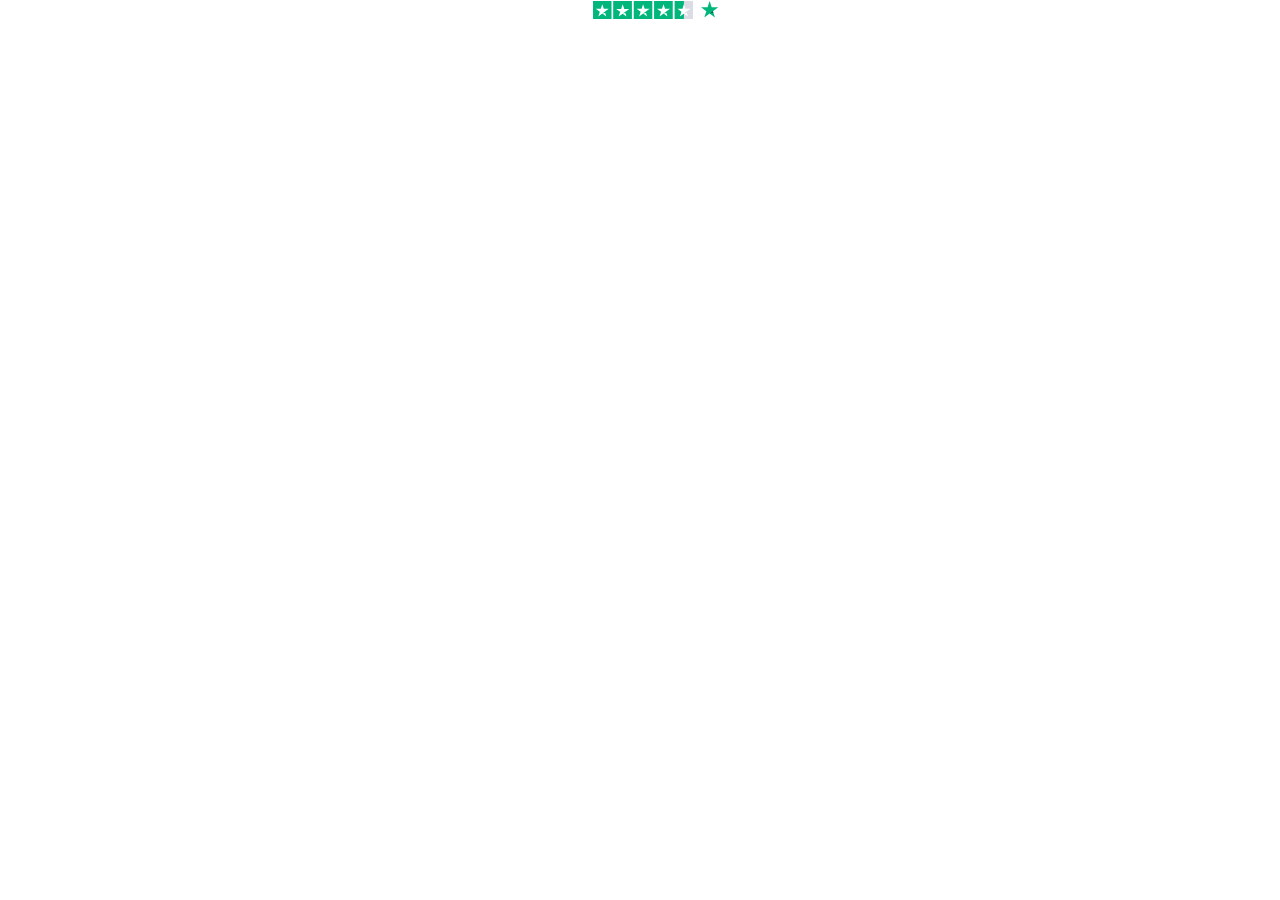
<file: Tenebra New-Tokens/Tenebra by The Newton Brothers – Cinematic Horror VST Library _ Spitfire Audio_files/index(2).html>
<!DOCTYPE html>
<!-- saved from url=(0211)https://widget.trustpilot.com/trustboxes/5419b732fbfb950b10de65e5/index.html?templateId=5419b732fbfb950b10de65e5&businessunitId=5b360fd39af6b70001dbdd86#locale=en-GB&styleHeight=24px&styleWidth=100%25&theme=dark -->
<html lang="en-GB"><head><meta http-equiv="Content-Type" content="text/html; charset=UTF-8">
    <title id="tp-widget-title">Trustpilot Custom Widget</title>
    
    <meta name="robots" content="noindex">
    <script async="" defer="" src="./main(1).js"></script>
    <style>html,body,div,span,applet,object,iframe,h1,h2,h3,h4,h5,h6,p,blockquote,pre,a,abbr,acronym,address,big,cite,code,del,dfn,em,img,ins,kbd,q,s,samp,small,strike,strong,sub,sup,tt,var,b,u,i,center,dl,dt,dd,ol,ul,li,fieldset,form,label,legend,table,caption,tbody,tfoot,thead,tr,th,td,article,aside,canvas,details,embed,figure,figcaption,footer,header,hgroup,menu,nav,output,ruby,section,summary,time,mark,audio,video{border:0;font:inherit;font-size:100%;margin:0;padding:0;vertical-align:baseline}article,aside,details,figcaption,figure,footer,header,hgroup,menu,nav,section{display:block}body{line-height:1}ol,ul{list-style:none}blockquote,q{quotes:none}blockquote:before,blockquote:after,q:before,q:after{content:"";content:none}table{border-collapse:collapse;border-spacing:0}body{font-family:Helvetica Neue,Helvetica,Arial,"sans-serif";font-size:12px}b,strong{font-weight:700}.tp-widget-empty-horizontal__title,.tp-widget-empty-vertical__title,.bold-underline{font-family:Helvetica Neue,Helvetica,Arial,"sans-serif";font-weight:500}@media all and (-ms-high-contrast:none),(-ms-high-contrast:active){.tp-widget-empty-horizontal__title,.tp-widget-empty-vertical__title,.bold-underline{font-weight:600}}*,:after,:before{box-sizing:border-box}.hidden{display:none}.tp-widget-loader,.tp-widget-fallback{left:50%;position:absolute;top:50%;transform:translate(-50%,-50%)}#fallback-logo{display:none}.no-svg #fallback-logo{display:inline-block}.tp-widget-wrapper{height:100%;margin:0 auto;max-width:750px;position:relative}.tp-widget-wrapper a,.tp-widget-wrapper #wrapper-company-stars{outline:none;position:relative}.tp-widget-wrapper a:before,.tp-widget-wrapper #wrapper-company-stars:before{content:"";position:absolute;inset:2px;border:2px solid transparent;border-radius:4px;box-sizing:border-box;pointer-events:none;z-index:-1}.tp-widget-wrapper a:focus:before,.tp-widget-wrapper a:focus-within:before,.tp-widget-wrapper a:active:before,.tp-widget-wrapper #wrapper-company-stars:focus:before,.tp-widget-wrapper #wrapper-company-stars:focus-within:before,.tp-widget-wrapper #wrapper-company-stars:active:before{border-color:#3c57bc;box-shadow:0 0 0 2px #fff}.tp-widget-wrapper .tp-widget-review-next button,.tp-widget-wrapper .tp-widget-review-prev button{outline:none;position:relative}.tp-widget-wrapper .tp-widget-review-next button:before,.tp-widget-wrapper .tp-widget-review-prev button:before{content:"";position:absolute;inset:-2px;border:2px solid transparent;border-radius:4px;box-sizing:border-box;pointer-events:none;z-index:-1}.tp-widget-wrapper .tp-widget-review-next button:focus:before,.tp-widget-wrapper .tp-widget-review-next button:focus-within:before,.tp-widget-wrapper .tp-widget-review-next button:active:before,.tp-widget-wrapper .tp-widget-review-prev button:focus:before,.tp-widget-wrapper .tp-widget-review-prev button:focus-within:before,.tp-widget-wrapper .tp-widget-review-prev button:active:before{border-color:#3c57bc;box-shadow:0 0 0 2px #fff}@media screen and (min-width:750px){.tp-widget-wrapper--fullwidth{max-width:100%}.tp-widget-wrapper--fullwidth .tp-widget-attributes-scores-wrapper{border-bottom:1px solid rgb(214,214,214);display:grid;grid-template-columns:1fr 1fr;grid-gap:16px}.tp-widget-wrapper--fullwidth .tp-widget-attributes-scores-wrapper .tp-widget-scores,.tp-widget-wrapper--fullwidth .tp-widget-attributes-scores-wrapper .tp-widget-attributes{border-bottom:none}.tp-widget-wrapper--fullwidth .tp-widget-attributes-scores-wrapper .tp-widget-scores{grid-row:1}}#profile-link:focus-within .tp-link-underlined,#profile-link:hover .tp-link-underlined,#profile-link:active .tp-link-underlined{text-decoration:none}.tp-link-underlined{text-decoration:underline}.tp-stars .tp-star__canvas,.tp-stars .tp-star__canvas--half{fill:#dcdce6}.tp-stars .tp-star__shape{fill:#fff}.tp-widget-review:focus-within .tp-stars--0 .tp-star .tp-star__canvas,.tp-widget-review:focus-within .tp-stars--0 .tp-star .tp-star__canvas--half,.tp-widget-review:hover .tp-stars--0 .tp-star .tp-star__canvas,.tp-widget-review:hover .tp-stars--0 .tp-star .tp-star__canvas--half,.tp-widget-review:active .tp-stars--0 .tp-star .tp-star__canvas,.tp-widget-review:active .tp-stars--0 .tp-star .tp-star__canvas--half,#profile-link:focus-within .tp-stars--0 .tp-star .tp-star__canvas,#profile-link:focus-within .tp-stars--0 .tp-star .tp-star__canvas--half,#profile-link:hover .tp-stars--0 .tp-star .tp-star__canvas,#profile-link:hover .tp-stars--0 .tp-star .tp-star__canvas--half,#profile-link:active .tp-stars--0 .tp-star .tp-star__canvas,#profile-link:active .tp-stars--0 .tp-star .tp-star__canvas--half,#tp-widget-profile-link:focus-within .tp-stars--0 .tp-star .tp-star__canvas,#tp-widget-profile-link:focus-within .tp-stars--0 .tp-star .tp-star__canvas--half,#tp-widget-profile-link:hover .tp-stars--0 .tp-star .tp-star__canvas,#tp-widget-profile-link:hover .tp-stars--0 .tp-star .tp-star__canvas--half,#tp-widget-profile-link:active .tp-stars--0 .tp-star .tp-star__canvas,#tp-widget-profile-link:active .tp-stars--0 .tp-star .tp-star__canvas--half,.wrapper-company-info:focus-within .tp-stars--0 .tp-star .tp-star__canvas,.wrapper-company-info:focus-within .tp-stars--0 .tp-star .tp-star__canvas--half,.wrapper-company-info:hover .tp-stars--0 .tp-star .tp-star__canvas,.wrapper-company-info:hover .tp-stars--0 .tp-star .tp-star__canvas--half,.wrapper-company-info:active .tp-stars--0 .tp-star .tp-star__canvas,.wrapper-company-info:active .tp-stars--0 .tp-star .tp-star__canvas--half{fill:#9292a3}.tp-stars--1 .tp-star:nth-of-type(-n+1) .tp-star__canvas,.tp-stars--1 .tp-star:nth-of-type(-n+1) .tp-star__canvas--half{fill:#ff3722}.tp-widget-review:focus-within .tp-stars--1 .tp-star:nth-of-type(-n+1) .tp-star__canvas,.tp-widget-review:focus-within .tp-stars--1 .tp-star:nth-of-type(-n+1) .tp-star__canvas--half,.tp-widget-review:hover .tp-stars--1 .tp-star:nth-of-type(-n+1) .tp-star__canvas,.tp-widget-review:hover .tp-stars--1 .tp-star:nth-of-type(-n+1) .tp-star__canvas--half,.tp-widget-review:active .tp-stars--1 .tp-star:nth-of-type(-n+1) .tp-star__canvas,.tp-widget-review:active .tp-stars--1 .tp-star:nth-of-type(-n+1) .tp-star__canvas--half,#profile-link:focus-within .tp-stars--1 .tp-star:nth-of-type(-n+1) .tp-star__canvas,#profile-link:focus-within .tp-stars--1 .tp-star:nth-of-type(-n+1) .tp-star__canvas--half,#profile-link:hover .tp-stars--1 .tp-star:nth-of-type(-n+1) .tp-star__canvas,#profile-link:hover .tp-stars--1 .tp-star:nth-of-type(-n+1) .tp-star__canvas--half,#profile-link:active .tp-stars--1 .tp-star:nth-of-type(-n+1) .tp-star__canvas,#profile-link:active .tp-stars--1 .tp-star:nth-of-type(-n+1) .tp-star__canvas--half,#tp-widget-profile-link:focus-within .tp-stars--1 .tp-star:nth-of-type(-n+1) .tp-star__canvas,#tp-widget-profile-link:focus-within .tp-stars--1 .tp-star:nth-of-type(-n+1) .tp-star__canvas--half,#tp-widget-profile-link:hover .tp-stars--1 .tp-star:nth-of-type(-n+1) .tp-star__canvas,#tp-widget-profile-link:hover .tp-stars--1 .tp-star:nth-of-type(-n+1) .tp-star__canvas--half,#tp-widget-profile-link:active .tp-stars--1 .tp-star:nth-of-type(-n+1) .tp-star__canvas,#tp-widget-profile-link:active .tp-stars--1 .tp-star:nth-of-type(-n+1) .tp-star__canvas--half,.wrapper-company-info:focus-within .tp-stars--1 .tp-star:nth-of-type(-n+1) .tp-star__canvas,.wrapper-company-info:focus-within .tp-stars--1 .tp-star:nth-of-type(-n+1) .tp-star__canvas--half,.wrapper-company-info:hover .tp-stars--1 .tp-star:nth-of-type(-n+1) .tp-star__canvas,.wrapper-company-info:hover .tp-stars--1 .tp-star:nth-of-type(-n+1) .tp-star__canvas--half,.wrapper-company-info:active .tp-stars--1 .tp-star:nth-of-type(-n+1) .tp-star__canvas,.wrapper-company-info:active .tp-stars--1 .tp-star:nth-of-type(-n+1) .tp-star__canvas--half{fill:#cc1300}.tp-stars--2 .tp-star:nth-of-type(-n+2) .tp-star__canvas,.tp-stars--2 .tp-star:nth-of-type(-n+2) .tp-star__canvas--half{fill:#ff8622}.tp-widget-review:focus-within .tp-stars--2 .tp-star:nth-of-type(-n+2) .tp-star__canvas,.tp-widget-review:focus-within .tp-stars--2 .tp-star:nth-of-type(-n+2) .tp-star__canvas--half,.tp-widget-review:hover .tp-stars--2 .tp-star:nth-of-type(-n+2) .tp-star__canvas,.tp-widget-review:hover .tp-stars--2 .tp-star:nth-of-type(-n+2) .tp-star__canvas--half,.tp-widget-review:active .tp-stars--2 .tp-star:nth-of-type(-n+2) .tp-star__canvas,.tp-widget-review:active .tp-stars--2 .tp-star:nth-of-type(-n+2) .tp-star__canvas--half,#profile-link:focus-within .tp-stars--2 .tp-star:nth-of-type(-n+2) .tp-star__canvas,#profile-link:focus-within .tp-stars--2 .tp-star:nth-of-type(-n+2) .tp-star__canvas--half,#profile-link:hover .tp-stars--2 .tp-star:nth-of-type(-n+2) .tp-star__canvas,#profile-link:hover .tp-stars--2 .tp-star:nth-of-type(-n+2) .tp-star__canvas--half,#profile-link:active .tp-stars--2 .tp-star:nth-of-type(-n+2) .tp-star__canvas,#profile-link:active .tp-stars--2 .tp-star:nth-of-type(-n+2) .tp-star__canvas--half,#tp-widget-profile-link:focus-within .tp-stars--2 .tp-star:nth-of-type(-n+2) .tp-star__canvas,#tp-widget-profile-link:focus-within .tp-stars--2 .tp-star:nth-of-type(-n+2) .tp-star__canvas--half,#tp-widget-profile-link:hover .tp-stars--2 .tp-star:nth-of-type(-n+2) .tp-star__canvas,#tp-widget-profile-link:hover .tp-stars--2 .tp-star:nth-of-type(-n+2) .tp-star__canvas--half,#tp-widget-profile-link:active .tp-stars--2 .tp-star:nth-of-type(-n+2) .tp-star__canvas,#tp-widget-profile-link:active .tp-stars--2 .tp-star:nth-of-type(-n+2) .tp-star__canvas--half,.wrapper-company-info:focus-within .tp-stars--2 .tp-star:nth-of-type(-n+2) .tp-star__canvas,.wrapper-company-info:focus-within .tp-stars--2 .tp-star:nth-of-type(-n+2) .tp-star__canvas--half,.wrapper-company-info:hover .tp-stars--2 .tp-star:nth-of-type(-n+2) .tp-star__canvas,.wrapper-company-info:hover .tp-stars--2 .tp-star:nth-of-type(-n+2) .tp-star__canvas--half,.wrapper-company-info:active .tp-stars--2 .tp-star:nth-of-type(-n+2) .tp-star__canvas,.wrapper-company-info:active .tp-stars--2 .tp-star:nth-of-type(-n+2) .tp-star__canvas--half{fill:#cc5c00}.tp-stars--3 .tp-star:nth-of-type(-n+3) .tp-star__canvas,.tp-stars--3 .tp-star:nth-of-type(-n+3) .tp-star__canvas--half{fill:#ffce00}.tp-widget-review:focus-within .tp-stars--3 .tp-star:nth-of-type(-n+3) .tp-star__canvas,.tp-widget-review:focus-within .tp-stars--3 .tp-star:nth-of-type(-n+3) .tp-star__canvas--half,.tp-widget-review:hover .tp-stars--3 .tp-star:nth-of-type(-n+3) .tp-star__canvas,.tp-widget-review:hover .tp-stars--3 .tp-star:nth-of-type(-n+3) .tp-star__canvas--half,.tp-widget-review:active .tp-stars--3 .tp-star:nth-of-type(-n+3) .tp-star__canvas,.tp-widget-review:active .tp-stars--3 .tp-star:nth-of-type(-n+3) .tp-star__canvas--half,#profile-link:focus-within .tp-stars--3 .tp-star:nth-of-type(-n+3) .tp-star__canvas,#profile-link:focus-within .tp-stars--3 .tp-star:nth-of-type(-n+3) .tp-star__canvas--half,#profile-link:hover .tp-stars--3 .tp-star:nth-of-type(-n+3) .tp-star__canvas,#profile-link:hover .tp-stars--3 .tp-star:nth-of-type(-n+3) .tp-star__canvas--half,#profile-link:active .tp-stars--3 .tp-star:nth-of-type(-n+3) .tp-star__canvas,#profile-link:active .tp-stars--3 .tp-star:nth-of-type(-n+3) .tp-star__canvas--half,#tp-widget-profile-link:focus-within .tp-stars--3 .tp-star:nth-of-type(-n+3) .tp-star__canvas,#tp-widget-profile-link:focus-within .tp-stars--3 .tp-star:nth-of-type(-n+3) .tp-star__canvas--half,#tp-widget-profile-link:hover .tp-stars--3 .tp-star:nth-of-type(-n+3) .tp-star__canvas,#tp-widget-profile-link:hover .tp-stars--3 .tp-star:nth-of-type(-n+3) .tp-star__canvas--half,#tp-widget-profile-link:active .tp-stars--3 .tp-star:nth-of-type(-n+3) .tp-star__canvas,#tp-widget-profile-link:active .tp-stars--3 .tp-star:nth-of-type(-n+3) .tp-star__canvas--half,.wrapper-company-info:focus-within .tp-stars--3 .tp-star:nth-of-type(-n+3) .tp-star__canvas,.wrapper-company-info:focus-within .tp-stars--3 .tp-star:nth-of-type(-n+3) .tp-star__canvas--half,.wrapper-company-info:hover .tp-stars--3 .tp-star:nth-of-type(-n+3) .tp-star__canvas,.wrapper-company-info:hover .tp-stars--3 .tp-star:nth-of-type(-n+3) .tp-star__canvas--half,.wrapper-company-info:active .tp-stars--3 .tp-star:nth-of-type(-n+3) .tp-star__canvas,.wrapper-company-info:active .tp-stars--3 .tp-star:nth-of-type(-n+3) .tp-star__canvas--half{fill:#b29000}.tp-stars--4 .tp-star:nth-of-type(-n+4) .tp-star__canvas,.tp-stars--4 .tp-star:nth-of-type(-n+4) .tp-star__canvas--half{fill:#73cf11}.tp-widget-review:focus-within .tp-stars--4 .tp-star:nth-of-type(-n+4) .tp-star__canvas,.tp-widget-review:focus-within .tp-stars--4 .tp-star:nth-of-type(-n+4) .tp-star__canvas--half,.tp-widget-review:hover .tp-stars--4 .tp-star:nth-of-type(-n+4) .tp-star__canvas,.tp-widget-review:hover .tp-stars--4 .tp-star:nth-of-type(-n+4) .tp-star__canvas--half,.tp-widget-review:active .tp-stars--4 .tp-star:nth-of-type(-n+4) .tp-star__canvas,.tp-widget-review:active .tp-stars--4 .tp-star:nth-of-type(-n+4) .tp-star__canvas--half,#profile-link:focus-within .tp-stars--4 .tp-star:nth-of-type(-n+4) .tp-star__canvas,#profile-link:focus-within .tp-stars--4 .tp-star:nth-of-type(-n+4) .tp-star__canvas--half,#profile-link:hover .tp-stars--4 .tp-star:nth-of-type(-n+4) .tp-star__canvas,#profile-link:hover .tp-stars--4 .tp-star:nth-of-type(-n+4) .tp-star__canvas--half,#profile-link:active .tp-stars--4 .tp-star:nth-of-type(-n+4) .tp-star__canvas,#profile-link:active .tp-stars--4 .tp-star:nth-of-type(-n+4) .tp-star__canvas--half,#tp-widget-profile-link:focus-within .tp-stars--4 .tp-star:nth-of-type(-n+4) .tp-star__canvas,#tp-widget-profile-link:focus-within .tp-stars--4 .tp-star:nth-of-type(-n+4) .tp-star__canvas--half,#tp-widget-profile-link:hover .tp-stars--4 .tp-star:nth-of-type(-n+4) .tp-star__canvas,#tp-widget-profile-link:hover .tp-stars--4 .tp-star:nth-of-type(-n+4) .tp-star__canvas--half,#tp-widget-profile-link:active .tp-stars--4 .tp-star:nth-of-type(-n+4) .tp-star__canvas,#tp-widget-profile-link:active .tp-stars--4 .tp-star:nth-of-type(-n+4) .tp-star__canvas--half,.wrapper-company-info:focus-within .tp-stars--4 .tp-star:nth-of-type(-n+4) .tp-star__canvas,.wrapper-company-info:focus-within .tp-stars--4 .tp-star:nth-of-type(-n+4) .tp-star__canvas--half,.wrapper-company-info:hover .tp-stars--4 .tp-star:nth-of-type(-n+4) .tp-star__canvas,.wrapper-company-info:hover .tp-stars--4 .tp-star:nth-of-type(-n+4) .tp-star__canvas--half,.wrapper-company-info:active .tp-stars--4 .tp-star:nth-of-type(-n+4) .tp-star__canvas,.wrapper-company-info:active .tp-stars--4 .tp-star:nth-of-type(-n+4) .tp-star__canvas--half{fill:#56a700}.tp-stars--5 .tp-star:nth-of-type(-n+5) .tp-star__canvas,.tp-stars--5 .tp-star:nth-of-type(-n+5) .tp-star__canvas--half{fill:#00b67a}.tp-widget-review:focus-within .tp-stars--5 .tp-star:nth-of-type(-n+5) .tp-star__canvas,.tp-widget-review:focus-within .tp-stars--5 .tp-star:nth-of-type(-n+5) .tp-star__canvas--half,.tp-widget-review:hover .tp-stars--5 .tp-star:nth-of-type(-n+5) .tp-star__canvas,.tp-widget-review:hover .tp-stars--5 .tp-star:nth-of-type(-n+5) .tp-star__canvas--half,.tp-widget-review:active .tp-stars--5 .tp-star:nth-of-type(-n+5) .tp-star__canvas,.tp-widget-review:active .tp-stars--5 .tp-star:nth-of-type(-n+5) .tp-star__canvas--half,#profile-link:focus-within .tp-stars--5 .tp-star:nth-of-type(-n+5) .tp-star__canvas,#profile-link:focus-within .tp-stars--5 .tp-star:nth-of-type(-n+5) .tp-star__canvas--half,#profile-link:hover .tp-stars--5 .tp-star:nth-of-type(-n+5) .tp-star__canvas,#profile-link:hover .tp-stars--5 .tp-star:nth-of-type(-n+5) .tp-star__canvas--half,#profile-link:active .tp-stars--5 .tp-star:nth-of-type(-n+5) .tp-star__canvas,#profile-link:active .tp-stars--5 .tp-star:nth-of-type(-n+5) .tp-star__canvas--half,#tp-widget-profile-link:focus-within .tp-stars--5 .tp-star:nth-of-type(-n+5) .tp-star__canvas,#tp-widget-profile-link:focus-within .tp-stars--5 .tp-star:nth-of-type(-n+5) .tp-star__canvas--half,#tp-widget-profile-link:hover .tp-stars--5 .tp-star:nth-of-type(-n+5) .tp-star__canvas,#tp-widget-profile-link:hover .tp-stars--5 .tp-star:nth-of-type(-n+5) .tp-star__canvas--half,#tp-widget-profile-link:active .tp-stars--5 .tp-star:nth-of-type(-n+5) .tp-star__canvas,#tp-widget-profile-link:active .tp-stars--5 .tp-star:nth-of-type(-n+5) .tp-star__canvas--half,.wrapper-company-info:focus-within .tp-stars--5 .tp-star:nth-of-type(-n+5) .tp-star__canvas,.wrapper-company-info:focus-within .tp-stars--5 .tp-star:nth-of-type(-n+5) .tp-star__canvas--half,.wrapper-company-info:hover .tp-stars--5 .tp-star:nth-of-type(-n+5) .tp-star__canvas,.wrapper-company-info:hover .tp-stars--5 .tp-star:nth-of-type(-n+5) .tp-star__canvas--half,.wrapper-company-info:active .tp-stars--5 .tp-star:nth-of-type(-n+5) .tp-star__canvas,.wrapper-company-info:active .tp-stars--5 .tp-star:nth-of-type(-n+5) .tp-star__canvas--half{fill:#007a52}.tp-stars--1--half .tp-star:nth-of-type(-n+2) .tp-star__canvas--half{fill:#ff3722}.tp-widget-review:focus-within .tp-stars--1--half .tp-star:nth-of-type(-n+2) .tp-star__canvas--half,.tp-widget-review:hover .tp-stars--1--half .tp-star:nth-of-type(-n+2) .tp-star__canvas--half,.tp-widget-review:active .tp-stars--1--half .tp-star:nth-of-type(-n+2) .tp-star__canvas--half,#profile-link:focus-within .tp-stars--1--half .tp-star:nth-of-type(-n+2) .tp-star__canvas--half,#profile-link:hover .tp-stars--1--half .tp-star:nth-of-type(-n+2) .tp-star__canvas--half,#profile-link:active .tp-stars--1--half .tp-star:nth-of-type(-n+2) .tp-star__canvas--half,#tp-widget-profile-link:focus-within .tp-stars--1--half .tp-star:nth-of-type(-n+2) .tp-star__canvas--half,#tp-widget-profile-link:hover .tp-stars--1--half .tp-star:nth-of-type(-n+2) .tp-star__canvas--half,#tp-widget-profile-link:active .tp-stars--1--half .tp-star:nth-of-type(-n+2) .tp-star__canvas--half,.wrapper-company-info:focus-within .tp-stars--1--half .tp-star:nth-of-type(-n+2) .tp-star__canvas--half,.wrapper-company-info:hover .tp-stars--1--half .tp-star:nth-of-type(-n+2) .tp-star__canvas--half,.wrapper-company-info:active .tp-stars--1--half .tp-star:nth-of-type(-n+2) .tp-star__canvas--half{fill:#cc1300}.tp-stars--2--half .tp-star:nth-of-type(-n+3) .tp-star__canvas--half{fill:#ff8622}.tp-widget-review:focus-within .tp-stars--2--half .tp-star:nth-of-type(-n+3) .tp-star__canvas--half,.tp-widget-review:hover .tp-stars--2--half .tp-star:nth-of-type(-n+3) .tp-star__canvas--half,.tp-widget-review:active .tp-stars--2--half .tp-star:nth-of-type(-n+3) .tp-star__canvas--half,#profile-link:focus-within .tp-stars--2--half .tp-star:nth-of-type(-n+3) .tp-star__canvas--half,#profile-link:hover .tp-stars--2--half .tp-star:nth-of-type(-n+3) .tp-star__canvas--half,#profile-link:active .tp-stars--2--half .tp-star:nth-of-type(-n+3) .tp-star__canvas--half,#tp-widget-profile-link:focus-within .tp-stars--2--half .tp-star:nth-of-type(-n+3) .tp-star__canvas--half,#tp-widget-profile-link:hover .tp-stars--2--half .tp-star:nth-of-type(-n+3) .tp-star__canvas--half,#tp-widget-profile-link:active .tp-stars--2--half .tp-star:nth-of-type(-n+3) .tp-star__canvas--half,.wrapper-company-info:focus-within .tp-stars--2--half .tp-star:nth-of-type(-n+3) .tp-star__canvas--half,.wrapper-company-info:hover .tp-stars--2--half .tp-star:nth-of-type(-n+3) .tp-star__canvas--half,.wrapper-company-info:active .tp-stars--2--half .tp-star:nth-of-type(-n+3) .tp-star__canvas--half{fill:#cc5c00}.tp-stars--3--half .tp-star:nth-of-type(-n+4) .tp-star__canvas--half{fill:#ffce00}.tp-widget-review:focus-within .tp-stars--3--half .tp-star:nth-of-type(-n+4) .tp-star__canvas--half,.tp-widget-review:hover .tp-stars--3--half .tp-star:nth-of-type(-n+4) .tp-star__canvas--half,.tp-widget-review:active .tp-stars--3--half .tp-star:nth-of-type(-n+4) .tp-star__canvas--half,#profile-link:focus-within .tp-stars--3--half .tp-star:nth-of-type(-n+4) .tp-star__canvas--half,#profile-link:hover .tp-stars--3--half .tp-star:nth-of-type(-n+4) .tp-star__canvas--half,#profile-link:active .tp-stars--3--half .tp-star:nth-of-type(-n+4) .tp-star__canvas--half,#tp-widget-profile-link:focus-within .tp-stars--3--half .tp-star:nth-of-type(-n+4) .tp-star__canvas--half,#tp-widget-profile-link:hover .tp-stars--3--half .tp-star:nth-of-type(-n+4) .tp-star__canvas--half,#tp-widget-profile-link:active .tp-stars--3--half .tp-star:nth-of-type(-n+4) .tp-star__canvas--half,.wrapper-company-info:focus-within .tp-stars--3--half .tp-star:nth-of-type(-n+4) .tp-star__canvas--half,.wrapper-company-info:hover .tp-stars--3--half .tp-star:nth-of-type(-n+4) .tp-star__canvas--half,.wrapper-company-info:active .tp-stars--3--half .tp-star:nth-of-type(-n+4) .tp-star__canvas--half{fill:#b29000}.tp-stars--4--half .tp-star:nth-of-type(-n+4) .tp-star__canvas,.tp-stars--4--half .tp-star:nth-of-type(-n+4) .tp-star__canvas--half{fill:#00b67a}.tp-stars--4--half .tp-star:nth-of-type(-n+5) .tp-star__canvas--half{fill:#00b67a}.tp-widget-review:focus-within .tp-stars--4--half .tp-star:nth-of-type(-n+4) .tp-star__canvas,.tp-widget-review:focus-within .tp-stars--4--half .tp-star:nth-of-type(-n+4) .tp-star__canvas--half,.tp-widget-review:hover .tp-stars--4--half .tp-star:nth-of-type(-n+4) .tp-star__canvas,.tp-widget-review:hover .tp-stars--4--half .tp-star:nth-of-type(-n+4) .tp-star__canvas--half,.tp-widget-review:active .tp-stars--4--half .tp-star:nth-of-type(-n+4) .tp-star__canvas,.tp-widget-review:active .tp-stars--4--half .tp-star:nth-of-type(-n+4) .tp-star__canvas--half,#profile-link:focus-within .tp-stars--4--half .tp-star:nth-of-type(-n+4) .tp-star__canvas,#profile-link:focus-within .tp-stars--4--half .tp-star:nth-of-type(-n+4) .tp-star__canvas--half,#profile-link:hover .tp-stars--4--half .tp-star:nth-of-type(-n+4) .tp-star__canvas,#profile-link:hover .tp-stars--4--half .tp-star:nth-of-type(-n+4) .tp-star__canvas--half,#profile-link:active .tp-stars--4--half .tp-star:nth-of-type(-n+4) .tp-star__canvas,#profile-link:active .tp-stars--4--half .tp-star:nth-of-type(-n+4) .tp-star__canvas--half,#tp-widget-profile-link:focus-within .tp-stars--4--half .tp-star:nth-of-type(-n+4) .tp-star__canvas,#tp-widget-profile-link:focus-within .tp-stars--4--half .tp-star:nth-of-type(-n+4) .tp-star__canvas--half,#tp-widget-profile-link:hover .tp-stars--4--half .tp-star:nth-of-type(-n+4) .tp-star__canvas,#tp-widget-profile-link:hover .tp-stars--4--half .tp-star:nth-of-type(-n+4) .tp-star__canvas--half,#tp-widget-profile-link:active .tp-stars--4--half .tp-star:nth-of-type(-n+4) .tp-star__canvas,#tp-widget-profile-link:active .tp-stars--4--half .tp-star:nth-of-type(-n+4) .tp-star__canvas--half,.wrapper-company-info:focus-within .tp-stars--4--half .tp-star:nth-of-type(-n+4) .tp-star__canvas,.wrapper-company-info:focus-within .tp-stars--4--half .tp-star:nth-of-type(-n+4) .tp-star__canvas--half,.wrapper-company-info:hover .tp-stars--4--half .tp-star:nth-of-type(-n+4) .tp-star__canvas,.wrapper-company-info:hover .tp-stars--4--half .tp-star:nth-of-type(-n+4) .tp-star__canvas--half,.wrapper-company-info:active .tp-stars--4--half .tp-star:nth-of-type(-n+4) .tp-star__canvas,.wrapper-company-info:active .tp-stars--4--half .tp-star:nth-of-type(-n+4) .tp-star__canvas--half{fill:#007a52}.tp-widget-review:focus-within .tp-stars--4--half .tp-star:nth-of-type(-n+5) .tp-star__canvas--half,.tp-widget-review:hover .tp-stars--4--half .tp-star:nth-of-type(-n+5) .tp-star__canvas--half,.tp-widget-review:active .tp-stars--4--half .tp-star:nth-of-type(-n+5) .tp-star__canvas--half,#profile-link:focus-within .tp-stars--4--half .tp-star:nth-of-type(-n+5) .tp-star__canvas--half,#profile-link:hover .tp-stars--4--half .tp-star:nth-of-type(-n+5) .tp-star__canvas--half,#profile-link:active .tp-stars--4--half .tp-star:nth-of-type(-n+5) .tp-star__canvas--half,#tp-widget-profile-link:focus-within .tp-stars--4--half .tp-star:nth-of-type(-n+5) .tp-star__canvas--half,#tp-widget-profile-link:hover .tp-stars--4--half .tp-star:nth-of-type(-n+5) .tp-star__canvas--half,#tp-widget-profile-link:active .tp-stars--4--half .tp-star:nth-of-type(-n+5) .tp-star__canvas--half,.wrapper-company-info:focus-within .tp-stars--4--half .tp-star:nth-of-type(-n+5) .tp-star__canvas--half,.wrapper-company-info:hover .tp-stars--4--half .tp-star:nth-of-type(-n+5) .tp-star__canvas--half,.wrapper-company-info:active .tp-stars--4--half .tp-star:nth-of-type(-n+5) .tp-star__canvas--half{fill:#007a52}.tp-widget-loader,.tp-widget-fallback{max-width:50%;text-align:center;width:400vh}.tp-widget-loader svg,.tp-widget-fallback svg{width:100%}@media screen and (min-width:400px){.tp-widget-loader,.tp-widget-fallback{max-width:200px}}.tp-widget-loader--loaded{opacity:0}.bold-underline{text-decoration:underline}.bold-underline:hover{text-decoration:none}.dark,.dark a{color:#fff}.dark .bold-underline:not(.bold-underline--single-theme){border-color:#fff9}.dark .bold-underline:not(.bold-underline--single-theme):hover{border-color:#fff}.dark .tp-logo__text{fill:#fff}.dark .tp-widget-loader .tp-logo__text{fill:#191919}.dark a:focus:before,.dark a:active:before,.dark .tp-widget-review:focus:before,.dark .tp-widget-review:active:before,.dark .tp-widget-review:focus-visible:before,.dark .tp-widget-review:focus-within:before,.dark #wrapper-company-stars:focus:before,.dark #wrapper-company-stars:active:before{border:2px solid #000!important;box-shadow:0 0 0 2px #fff!important}.dark .tp-widget-review-next:focus button:before,.dark .tp-widget-review-next:active button:before,.dark .tp-widget-review-next:focus-visible button:before,.dark .tp-widget-review-next:focus-within button:before,.dark .tp-widget-review-prev:focus button:before,.dark .tp-widget-review-prev:active button:before,.dark .tp-widget-review-prev:focus-visible button:before,.dark .tp-widget-review-prev:focus-within button:before{border:2px solid #000!important;box-shadow:0 0 0 2px #fff!important}.sr-only:not(:focus):not(:active){clip:rect(0 0 0 0);clip-path:inset(50%);height:1px;overflow:hidden;position:absolute;white-space:nowrap;width:1px}html{height:100%;overflow:hidden}body{color:#191919;height:100%;line-height:1;min-width:100%;overflow:hidden;width:1px}img{border:0}svg{display:block;width:100%}a{color:#191919;text-decoration:none}.tp-widget-empty-vertical{align-items:center;display:flex;flex-direction:column;justify-content:center}.tp-widget-empty-vertical__title{font-size:18px;margin:0 0 12px;text-align:center}.tp-widget-empty-vertical__stars{margin:0 0 8px;width:150px}.tp-widget-empty-vertical__subtitle-wrapper{display:flex;flex-direction:row}.tp-widget-empty-vertical__subtitle{align-items:center;display:flex;font-size:14px;text-align:center}.tp-widget-empty-vertical__logo{margin:0 0 5px 5px;width:90px}.tp-widget-empty-horizontal{align-items:center;display:flex;flex-direction:row;height:100%;justify-content:center}.tp-widget-empty-horizontal__title{font-size:14px;text-align:center}.tp-widget-empty-horizontal__logo{margin:0 0 5px 5px;width:90px}@media screen and (max-width:300px){.tp-widget-empty-vertical__subtitle-wrapper{align-items:center;display:flex;flex-direction:column}.tp-widget-empty-vertical__logo{margin:5px 0 0}.tp-widget-empty-horizontal{flex-direction:column}.tp-widget-empty-horizontal__logo{margin:0}}.tp-widget-review-disclaimer__link{color:#605e56;font-size:12px;font-style:normal;font-weight:450;line-height:140%;text-decoration-line:underline;text-decoration-style:solid;text-decoration-skip-ink:auto;text-decoration-thickness:auto;text-underline-offset:auto;text-underline-position:from-font;padding:0 8px}.tp-widget-review-disclaimer__link:hover{text-decoration:none}.dark .tp-widget-review-disclaimer__link{color:#fff}.visually-hidden{position:absolute!important;width:1px;height:1px;padding:0;margin:0;overflow:hidden;clip:rect(0,0,0,0);clip-path:inset(50%);white-space:nowrap;border:0}.tp-widget-wrapper{text-align:center;padding:0}.tp-widget-wrapper a{display:block;height:fit-content;padding:1px}.tp-widget-wrapper a:focus{outline-offset:-1px}.tp-widget-trustscore{font-size:14px;font-weight:500;margin:0 0 6px}.tp-widget-stars{margin:0 auto 6px;max-width:100%;width:110px}.tp-widget-logo{margin:0 auto;width:65px}.tp-widget-review-disclaime.active{margin-top:4px}@media screen and (min-width:200px){.tp-widget-wrapper{font-size:0}.tp-widget-trustscore,.tp-widget-stars{display:inline-block;vertical-align:middle}.tp-widget-trustscore{font-size:18px;margin:0 12px 8px 0}.tp-widget-stars{margin:0 0 8px;width:100px}.tp-widget-logo{width:72px}.tp-widget-review-disclaimer.active{margin-top:4px}}@media screen and (min-width:260px){.tp-widget-stars{margin:0 8px 8px 0}.tp-widget-logo{display:inline-block;margin:0 0 8px;vertical-align:middle}.tp-widget-review-disclaimer.active{margin-top:0}}@media screen and (max-width:199px){.tp-widget-review-disclaimer.active{margin-top:4px}.tp-widget-review-disclaimer.active a{font-size:10px}}
</style>
  </head>
  <body class="dark" data-new-gr-c-s-check-loaded="14.1303.0" data-gr-ext-installed="">
    <!-- Widget Loader -->
    <div id="tp-widget-loader" class="tp-widget-loader tp-rebrand-stars tp-rebrand-stars--5 tp-widget-loader--loaded"></div>

    <div id="tp-widget-wrapper" class="tp-widget-wrapper visible">
      <a id="profile-link" target="_blank" aria-describedby="screen-reader-only-rating screen-reader-only-instruction" href="https://uk.trustpilot.com/review/spitfireaudio.com?utm_medium=trustbox&amp;utm_source=MicroStar" aria-label="Trustpilot reviews">
        <!-- Human Score -->
        <div id="trust-score" class="tp-widget-trustscore tp-link-underlined" aria-hidden="true">Excellent</div>
        <!-- Stars -->
        <div id="tp-widget-stars" class="tp-widget-stars" aria-hidden="true"><div class=""><div class="tp-stars tp-stars--4 tp-stars--4--half">
    <div style="position: relative; height: 0; width: 100%; padding: 0; padding-bottom: 18.326693227091635%;">
      
    <svg role="img" viewBox="0 0 251 46" xmlns="http://www.w3.org/2000/svg" style="position: absolute; height: 100%; width: 100%; left: 0; top: 0;">
      <title id="starRating-csq3hoevdmv" lang="en-GB">4.5 out of 5 star rating on Trustpilot</title>
      <g class="tp-star">
          <path class="tp-star__canvas" fill="#dcdce6" d="M0 46.330002h46.375586V0H0z"></path>
          <path class="tp-star__shape" d="M39.533936 19.711433L13.230239 38.80065l3.838216-11.797827L7.02115 19.711433h12.418975l3.837417-11.798624 3.837418 11.798624h12.418975zM23.2785 31.510075l7.183595-1.509576 2.862114 8.800152L23.2785 31.510075z" fill="#FFF"></path>
      </g>
      <g class="tp-star">
          <path class="tp-star__canvas" fill="#dcdce6" d="M51.24816 46.330002h46.375587V0H51.248161z"></path>
          <path class="tp-star__canvas--half" fill="#dcdce6" d="M51.24816 46.330002h23.187793V0H51.248161z"></path>
          <path class="tp-star__shape" d="M74.990978 31.32991L81.150908 30 84 39l-9.660206-7.202786L64.30279 39l3.895636-11.840666L58 19.841466h12.605577L74.499595 8l3.895637 11.841466H91L74.990978 31.329909z" fill="#FFF"></path>
      </g>
      <g class="tp-star">
          <path class="tp-star__canvas" fill="#dcdce6" d="M102.532209 46.330002h46.375586V0h-46.375586z"></path>
          <path class="tp-star__canvas--half" fill="#dcdce6" d="M102.532209 46.330002h23.187793V0h-23.187793z"></path>
          <path class="tp-star__shape" d="M142.066994 19.711433L115.763298 38.80065l3.838215-11.797827-10.047304-7.291391h12.418975l3.837418-11.798624 3.837417 11.798624h12.418975zM125.81156 31.510075l7.183595-1.509576 2.862113 8.800152-10.045708-7.290576z" fill="#FFF"></path>
      </g>
      <g class="tp-star">
          <path class="tp-star__canvas" fill="#dcdce6" d="M153.815458 46.330002h46.375586V0h-46.375586z"></path>
          <path class="tp-star__canvas--half" fill="#dcdce6" d="M153.815458 46.330002h23.187793V0h-23.187793z"></path>
          <path class="tp-star__shape" d="M193.348355 19.711433L167.045457 38.80065l3.837417-11.797827-10.047303-7.291391h12.418974l3.837418-11.798624 3.837418 11.798624h12.418974zM177.09292 31.510075l7.183595-1.509576 2.862114 8.800152-10.045709-7.290576z" fill="#FFF"></path>
      </g>
      <g class="tp-star">
          <path class="tp-star__canvas" fill="#dcdce6" d="M205.064416 46.330002h46.375587V0h-46.375587z"></path>
          <path class="tp-star__canvas--half" fill="#dcdce6" d="M205.064416 46.330002h23.187793V0h-23.187793z"></path>
          <path class="tp-star__shape" d="M244.597022 19.711433l-26.3029 19.089218 3.837419-11.797827-10.047304-7.291391h12.418974l3.837418-11.798624 3.837418 11.798624h12.418975zm-16.255436 11.798642l7.183595-1.509576 2.862114 8.800152-10.045709-7.290576z" fill="#FFF"></path>
      </g>
    </svg>
  
    </div>
  </div></div></div>
        <!-- Logo -->
        <div id="tp-widget-logo" class="tp-widget-logo" aria-hidden="true"><div class="">
    <div style="position: relative; height: 0; width: 100%; padding: 0; padding-bottom: 24.6031746031746%;">
      
    <svg role="img" viewBox="0 0 126 31" xmlns="http://www.w3.org/2000/svg" style="position: absolute; height: 100%; width: 100%; left: 0; top: 0;">
      <title id="trustpilotLogo-vz1drm7eu99">Trustpilot</title>
      <path class="tp-logo__text" d="M33.074774 11.07005H45.81806v2.364196h-5.010656v13.290316h-2.755306V13.434246h-4.988435V11.07005h.01111zm12.198892 4.319629h2.355341v2.187433h.04444c.077771-.309334.222203-.60762.433295-.894859.211092-.287239.466624-.56343.766597-.79543.299972-.243048.633276-.430858.999909-.585525.366633-.14362.744377-.220953 1.12212-.220953.288863 0 .499955.011047.611056.022095.1111.011048.222202.033143.344413.04419v2.408387c-.177762-.033143-.355523-.055238-.544395-.077333-.188872-.022096-.366633-.033143-.544395-.033143-.422184 0-.822148.08838-1.199891.254096-.377744.165714-.699936.41981-.977689.740192-.277753.331429-.499955.729144-.666606 1.21524-.166652.486097-.244422 1.03848-.244422 1.668195v5.39125h-2.510883V15.38968h.01111zm18.220567 11.334883H61.02779v-1.579813h-.04444c-.311083.574477-.766597 1.02743-1.377653 1.369908-.611055.342477-1.233221.51924-1.866497.51924-1.499864 0-2.588654-.364573-3.25526-1.104765-.666606-.740193-.999909-1.856005-.999909-3.347437V15.38968h2.510883v6.948968c0 .994288.188872 1.701337.577725 2.1101.377744.408763.922139.618668 1.610965.618668.533285 0 .96658-.077333 1.322102-.243048.355524-.165714.644386-.37562.855478-.65181.222202-.265144.377744-.596574.477735-.972194.09999-.37562.144431-.784382.144431-1.226288v-6.573349h2.510883v11.323836zm4.27739-3.634675c.07777.729144.355522 1.237336.833257 1.535623.488844.287238 1.06657.441905 1.744286.441905.233312 0 .499954-.022095.799927-.055238.299973-.033143.588836-.110476.844368-.209905.266642-.099429.477734-.254096.655496-.452954.166652-.198857.244422-.452953.233312-.773335-.01111-.320381-.133321-.585525-.355523-.784382-.222202-.209906-.499955-.364573-.844368-.497144-.344413-.121525-.733267-.232-1.17767-.320382-.444405-.088381-.888809-.18781-1.344323-.287239-.466624-.099429-.922138-.232-1.355432-.37562-.433294-.14362-.822148-.342477-1.166561-.596573-.344413-.243048-.622166-.56343-.822148-.950097-.211092-.386668-.311083-.861716-.311083-1.436194 0-.618668.155542-1.12686.455515-1.54667.299972-.41981.688826-.75124 1.14434-1.005336.466624-.254095.97769-.430858 1.544304-.541334.566615-.099429 1.11101-.154667 1.622075-.154667.588836 0 1.15545.066286 1.688736.18781.533285.121524 1.02213.320381 1.455423.60762.433294.276191.788817.640764 1.07768 1.08267.288863.441905.466624.98324.544395 1.612955h-2.621984c-.122211-.596572-.388854-1.005335-.822148-1.204193-.433294-.209905-.933248-.309334-1.488753-.309334-.177762 0-.388854.011048-.633276.04419-.244422.033144-.466624.088382-.688826.165715-.211092.077334-.388854.198858-.544395.353525-.144432.154667-.222203.353525-.222203.60762 0 .309335.111101.552383.322193.740193.211092.18781.488845.342477.833258.475048.344413.121524.733267.232 1.177671.320382.444404.088381.899918.18781 1.366542.287239.455515.099429.899919.232 1.344323.37562.444404.14362.833257.342477 1.17767.596573.344414.254095.622166.56343.833258.93905.211092.37562.322193.850668.322193 1.40305 0 .673906-.155541 1.237336-.466624 1.712385-.311083.464001-.711047.850669-1.199891 1.137907-.488845.28724-1.04435.508192-1.644295.640764-.599946.132572-1.199891.198857-1.788727.198857-.722156 0-1.388762-.077333-1.999818-.243048-.611056-.165714-1.14434-.408763-1.588745-.729144-.444404-.33143-.799927-.740192-1.05546-1.226289-.255532-.486096-.388853-1.071621-.411073-1.745528h2.533103v-.022095zm8.288135-7.700208h1.899828v-3.402675h2.510883v3.402675h2.26646v1.867052h-2.26646v6.054109c0 .265143.01111.486096.03333.684954.02222.18781.07777.353524.155542.486096.07777.132572.199981.232.366633.298287.166651.066285.377743.099428.666606.099428.177762 0 .355523 0 .533285-.011047.177762-.011048.355523-.033143.533285-.077334v1.933338c-.277753.033143-.555505.055238-.811038.088381-.266642.033143-.533285.04419-.811037.04419-.666606 0-1.199891-.066285-1.599855-.18781-.399963-.121523-.722156-.309333-.944358-.552381-.233313-.243049-.377744-.541335-.466625-.905907-.07777-.364573-.13332-.784383-.144431-1.248384v-6.683825h-1.899827v-1.889147h-.02222zm8.454788 0h2.377562V16.9253h.04444c.355523-.662858.844368-1.12686 1.477644-1.414098.633276-.287239 1.310992-.430858 2.055369-.430858.899918 0 1.677625.154667 2.344231.475048.666606.309335 1.222111.740193 1.666515 1.292575.444405.552382.766597 1.193145.9888 1.92229.222202.729145.333303 1.513527.333303 2.3421 0 .762288-.099991 1.50248-.299973 2.20953-.199982.718096-.499955 1.347812-.899918 1.900194-.399964.552383-.911029.98324-1.533194 1.31467-.622166.33143-1.344323.497144-2.18869.497144-.366634 0-.733267-.033143-1.0999-.099429-.366634-.066286-.722157-.176762-1.05546-.320381-.333303-.14362-.655496-.33143-.933249-.56343-.288863-.232-.522175-.497144-.722157-.79543h-.04444v5.656393h-2.510883V15.38968zm8.77698 5.67849c0-.508193-.06666-1.005337-.199981-1.491433-.133321-.486096-.333303-.905907-.599946-1.281527-.266642-.37562-.599945-.673906-.988799-.894859-.399963-.220953-.855478-.342477-1.366542-.342477-1.05546 0-1.855387.364572-2.388672 1.093717-.533285.729144-.799928 1.701337-.799928 2.916578 0 .574478.066661 1.104764.211092 1.59086.144432.486097.344414.905908.633276 1.259432.277753.353525.611056.629716.99991.828574.388853.209905.844367.309334 1.355432.309334.577725 0 1.05546-.121524 1.455423-.353525.399964-.232.722157-.541335.97769-.905907.255531-.37562.444403-.79543.555504-1.270479.099991-.475049.155542-.961145.155542-1.458289zm4.432931-9.99812h2.510883v2.364197h-2.510883V11.07005zm0 4.31963h2.510883v11.334883h-2.510883V15.389679zm4.755124-4.31963h2.510883v15.654513h-2.510883V11.07005zm10.210184 15.963847c-.911029 0-1.722066-.154667-2.433113-.452953-.711046-.298287-1.310992-.718097-1.810946-1.237337-.488845-.530287-.866588-1.160002-1.12212-1.889147-.255533-.729144-.388854-1.535622-.388854-2.408386 0-.861716.133321-1.657147.388853-2.386291.255533-.729145.633276-1.35886 1.12212-1.889148.488845-.530287 1.0999-.93905 1.810947-1.237336.711047-.298286 1.522084-.452953 2.433113-.452953.911028 0 1.722066.154667 2.433112.452953.711047.298287 1.310992.718097 1.810947 1.237336.488844.530287.866588 1.160003 1.12212 1.889148.255532.729144.388854 1.524575.388854 2.38629 0 .872765-.133322 1.679243-.388854 2.408387-.255532.729145-.633276 1.35886-1.12212 1.889147-.488845.530287-1.0999.93905-1.810947 1.237337-.711046.298286-1.522084.452953-2.433112.452953zm0-1.977528c.555505 0 1.04435-.121524 1.455423-.353525.411074-.232.744377-.541335 1.01102-.916954.266642-.37562.455513-.806478.588835-1.281527.12221-.475049.188872-.961145.188872-1.45829 0-.486096-.066661-.961144-.188872-1.44724-.122211-.486097-.322193-.905907-.588836-1.281527-.266642-.37562-.599945-.673907-1.011019-.905907-.411074-.232-.899918-.353525-1.455423-.353525-.555505 0-1.04435.121524-1.455424.353525-.411073.232-.744376.541334-1.011019.905907-.266642.37562-.455514.79543-.588835 1.281526-.122211.486097-.188872.961145-.188872 1.447242 0 .497144.06666.98324.188872 1.458289.12221.475049.322193.905907.588835 1.281527.266643.37562.599946.684954 1.01102.916954.411073.243048.899918.353525 1.455423.353525zm6.4883-9.66669h1.899827v-3.402674h2.510883v3.402675h2.26646v1.867052h-2.26646v6.054109c0 .265143.01111.486096.03333.684954.02222.18781.07777.353524.155541.486096.077771.132572.199982.232.366634.298287.166651.066285.377743.099428.666606.099428.177762 0 .355523 0 .533285-.011047.177762-.011048.355523-.033143.533285-.077334v1.933338c-.277753.033143-.555505.055238-.811038.088381-.266642.033143-.533285.04419-.811037.04419-.666606 0-1.199891-.066285-1.599855-.18781-.399963-.121523-.722156-.309333-.944358-.552381-.233313-.243049-.377744-.541335-.466625-.905907-.07777-.364573-.133321-.784383-.144431-1.248384v-6.683825h-1.899827v-1.889147h-.02222z" fill="#191919"></path>
      <path class="tp-logo__star" fill="#00B67A" d="M30.141707 11.07005H18.63164L15.076408.177071l-3.566342 10.892977L0 11.059002l9.321376 6.739063-3.566343 10.88193 9.321375-6.728016 9.310266 6.728016-3.555233-10.88193 9.310266-6.728016z"></path>
      <path class="tp-logo__star-notch" fill="#005128" d="M21.631369 20.26169l-.799928-2.463625-5.755033 4.153914z"></path>
    </svg>
  
    </div>
  </div></div>
      </a>
      <span id="screen-reader-only-rating" class="visually-hidden">Rated Excellent. 4.5 out of 5 on Trustpilot</span>
      <span id="screen-reader-only-instruction" class="visually-hidden">Click to view the company's Trustpilot profile</span>
      <div id="tp-widget-review-disclaimer" class="tp-widget-review-disclaimer"></div>
    </div>

    <!-- Error Fallback -->
    
  

</body><grammarly-desktop-integration data-grammarly-shadow-root="true" style="visibility: visible !important;"><template shadowrootmode="open"><style>
      div.grammarly-desktop-integration {
        position: absolute;
        width: 1px;
        height: 1px;
        padding: 0;
        margin: -1px;
        overflow: hidden;
        clip: rect(0, 0, 0, 0);
        white-space: nowrap;
        border: 0;
        -moz-user-select: none;
        -webkit-user-select: none;
        -ms-user-select:none;
        user-select:none;
      }

      div.grammarly-desktop-integration:before {
        content: attr(data-content);
      }
    </style><div aria-label="grammarly-integration" role="group" tabindex="-1" class="grammarly-desktop-integration" data-content="{&quot;mode&quot;:&quot;full&quot;,&quot;isActive&quot;:true,&quot;isUserDisabled&quot;:false}"></div></template></grammarly-desktop-integration></html>
</file>
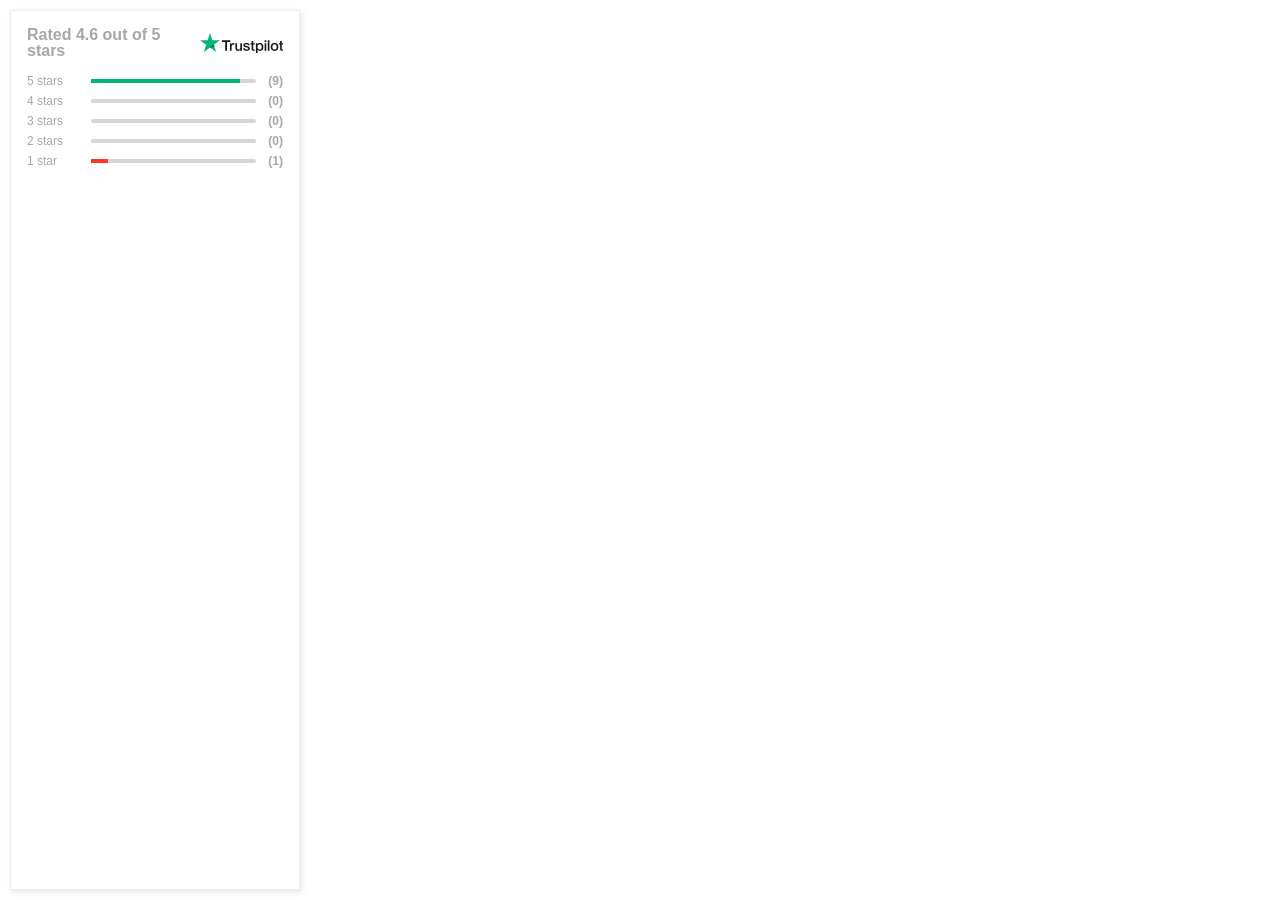
<file: Tenebra New-Tokens/Tenebra by The Newton Brothers – Cinematic Horror VST Library _ Spitfire Audio_files/popup.html>
<!DOCTYPE html>
<!-- saved from url=(0296)https://widget.trustpilot.com/trustboxes/54d39695764ea907c0f34825/popup.html?templateId=54d39695764ea907c0f34825&businessunitId=5b360fd39af6b70001dbdd86#locale=en-GB&styleHeight=24px&styleWidth=100%25&theme=dark&sku=SMC0776&textColor=%23A7A7A7&noReviews=hide&scrollToList=true&styleAlignment=left -->
<html lang="en-GB"><head><meta http-equiv="Content-Type" content="text/html; charset=UTF-8">
    <title>Trustpilot Custom Widget</title>
    
    <style>
    html,body,div,span,applet,object,iframe,h1,h2,h3,h4,h5,h6,p,blockquote,pre,a,abbr,acronym,address,big,cite,code,del,dfn,em,img,ins,kbd,q,s,samp,small,strike,strong,sub,sup,tt,var,b,u,i,center,dl,dt,dd,ol,ul,li,fieldset,form,label,legend,table,caption,tbody,tfoot,thead,tr,th,td,article,aside,canvas,details,embed,figure,figcaption,footer,header,hgroup,menu,nav,output,ruby,section,summary,time,mark,audio,video{border:0;font:inherit;font-size:100%;margin:0;padding:0;vertical-align:baseline}article,aside,details,figcaption,figure,footer,header,hgroup,menu,nav,section{display:block}body{line-height:1}ol,ul{list-style:none}blockquote,q{quotes:none}blockquote::before,blockquote::after,q::before,q::after{content:"";content:none}table{border-collapse:collapse;border-spacing:0}body{font-family:"Helvetica Neue","Helvetica","Arial","sans-serif";font-size:12px}b,strong{font-weight:700}body.main .tp-widget-readmore,body.main .tp-widget-readmore-arrow,.bold-underline{font-family:"Helvetica Neue","Helvetica","Arial","sans-serif";font-weight:500}@media all and (-ms-high-contrast: none),(-ms-high-contrast: active){body.main .tp-widget-readmore,body.main .tp-widget-readmore-arrow,.bold-underline{font-weight:600}}*,::after,::before{box-sizing:border-box}.hidden{display:none}.tp-widget-loader,.tp-widget-fallback{left:50%;position:absolute;top:50%;transform:translate(-50%, -50%)}body.popup .tp-widget-wrapper{position:relative}body.popup .tp-widget-wrapper::before{background-color:#fff;border-right:1px solid #d6d6d6;border-top:1px solid #d6d6d6;content:"";display:block;height:16px;left:50%;position:absolute;top:-13px;transform:rotate(-34deg) translateX(-50%) skewX(26deg);transform-origin:center;width:16px}#fallback-logo{display:none}.no-svg #fallback-logo{display:inline-block}.tp-widget-wrapper{height:100%;margin:0 auto;max-width:750px;position:relative}.tp-widget-wrapper a,.tp-widget-wrapper #wrapper-company-stars{position:relative;outline:none}.tp-widget-wrapper a::before,.tp-widget-wrapper #wrapper-company-stars::before{content:"";position:absolute;top:2px;left:2px;right:2px;bottom:2px;border:2px solid rgba(0,0,0,0);box-sizing:border-box;border-radius:4px;z-index:-1;pointer-events:none}.tp-widget-wrapper a:focus::before,.tp-widget-wrapper a:active::before,.tp-widget-wrapper #wrapper-company-stars:focus::before,.tp-widget-wrapper #wrapper-company-stars:active::before{border:2px solid #3c57bc;box-shadow:0 0 0 2px #fff}@media screen and (min-width: 750px){.tp-widget-wrapper--fullwidth{max-width:100%}.tp-widget-wrapper--fullwidth .tp-widget-attributes-scores-wrapper{border-bottom:1px solid #d6d6d6;display:-ms-grid;display:grid;-ms-grid-columns:1fr 1fr;grid-template-columns:1fr 1fr;grid-gap:16px}.tp-widget-wrapper--fullwidth .tp-widget-attributes-scores-wrapper .tp-widget-scores,.tp-widget-wrapper--fullwidth .tp-widget-attributes-scores-wrapper .tp-widget-attributes{border-bottom:none}.tp-widget-wrapper--fullwidth .tp-widget-attributes-scores-wrapper .tp-widget-scores{-ms-grid-row:1;grid-row:1}}#profile-link:focus-within .tp-link-underlined,#profile-link:hover .tp-link-underlined,#profile-link:active .tp-link-underlined{text-decoration:none}.tp-link-underlined{text-decoration:underline}.tp-stars .tp-star__canvas,.tp-stars .tp-star__canvas--half{fill:#dcdce6}.tp-stars .tp-star__shape{fill:#fff}#profile-link:focus-within .tp-stars--0 .tp-star .tp-star__canvas,#profile-link:focus-within .tp-stars--0 .tp-star .tp-star__canvas--half,#profile-link:hover .tp-stars--0 .tp-star .tp-star__canvas,#profile-link:hover .tp-stars--0 .tp-star .tp-star__canvas--half,#profile-link:active .tp-stars--0 .tp-star .tp-star__canvas,#profile-link:active .tp-stars--0 .tp-star .tp-star__canvas--half{fill:#9292a3}.tp-stars--1 .tp-star:nth-of-type(-n + 1) .tp-star__canvas,.tp-stars--1 .tp-star:nth-of-type(-n + 1) .tp-star__canvas--half{fill:#ff3722}#profile-link:focus-within .tp-stars--1 .tp-star:nth-of-type(-n + 1) .tp-star__canvas,#profile-link:focus-within .tp-stars--1 .tp-star:nth-of-type(-n + 1) .tp-star__canvas--half,#profile-link:hover .tp-stars--1 .tp-star:nth-of-type(-n + 1) .tp-star__canvas,#profile-link:hover .tp-stars--1 .tp-star:nth-of-type(-n + 1) .tp-star__canvas--half,#profile-link:active .tp-stars--1 .tp-star:nth-of-type(-n + 1) .tp-star__canvas,#profile-link:active .tp-stars--1 .tp-star:nth-of-type(-n + 1) .tp-star__canvas--half{fill:#cc1300}.tp-stars--2 .tp-star:nth-of-type(-n + 2) .tp-star__canvas,.tp-stars--2 .tp-star:nth-of-type(-n + 2) .tp-star__canvas--half{fill:#ff8622}#profile-link:focus-within .tp-stars--2 .tp-star:nth-of-type(-n + 2) .tp-star__canvas,#profile-link:focus-within .tp-stars--2 .tp-star:nth-of-type(-n + 2) .tp-star__canvas--half,#profile-link:hover .tp-stars--2 .tp-star:nth-of-type(-n + 2) .tp-star__canvas,#profile-link:hover .tp-stars--2 .tp-star:nth-of-type(-n + 2) .tp-star__canvas--half,#profile-link:active .tp-stars--2 .tp-star:nth-of-type(-n + 2) .tp-star__canvas,#profile-link:active .tp-stars--2 .tp-star:nth-of-type(-n + 2) .tp-star__canvas--half{fill:#cc5c00}.tp-stars--3 .tp-star:nth-of-type(-n + 3) .tp-star__canvas,.tp-stars--3 .tp-star:nth-of-type(-n + 3) .tp-star__canvas--half{fill:#ffce00}#profile-link:focus-within .tp-stars--3 .tp-star:nth-of-type(-n + 3) .tp-star__canvas,#profile-link:focus-within .tp-stars--3 .tp-star:nth-of-type(-n + 3) .tp-star__canvas--half,#profile-link:hover .tp-stars--3 .tp-star:nth-of-type(-n + 3) .tp-star__canvas,#profile-link:hover .tp-stars--3 .tp-star:nth-of-type(-n + 3) .tp-star__canvas--half,#profile-link:active .tp-stars--3 .tp-star:nth-of-type(-n + 3) .tp-star__canvas,#profile-link:active .tp-stars--3 .tp-star:nth-of-type(-n + 3) .tp-star__canvas--half{fill:#b29000}.tp-stars--4 .tp-star:nth-of-type(-n + 4) .tp-star__canvas,.tp-stars--4 .tp-star:nth-of-type(-n + 4) .tp-star__canvas--half{fill:#73cf11}#profile-link:focus-within .tp-stars--4 .tp-star:nth-of-type(-n + 4) .tp-star__canvas,#profile-link:focus-within .tp-stars--4 .tp-star:nth-of-type(-n + 4) .tp-star__canvas--half,#profile-link:hover .tp-stars--4 .tp-star:nth-of-type(-n + 4) .tp-star__canvas,#profile-link:hover .tp-stars--4 .tp-star:nth-of-type(-n + 4) .tp-star__canvas--half,#profile-link:active .tp-stars--4 .tp-star:nth-of-type(-n + 4) .tp-star__canvas,#profile-link:active .tp-stars--4 .tp-star:nth-of-type(-n + 4) .tp-star__canvas--half{fill:#56a700}.tp-stars--5 .tp-star:nth-of-type(-n + 5) .tp-star__canvas,.tp-stars--5 .tp-star:nth-of-type(-n + 5) .tp-star__canvas--half{fill:#00b67a}#profile-link:focus-within .tp-stars--5 .tp-star:nth-of-type(-n + 5) .tp-star__canvas,#profile-link:focus-within .tp-stars--5 .tp-star:nth-of-type(-n + 5) .tp-star__canvas--half,#profile-link:hover .tp-stars--5 .tp-star:nth-of-type(-n + 5) .tp-star__canvas,#profile-link:hover .tp-stars--5 .tp-star:nth-of-type(-n + 5) .tp-star__canvas--half,#profile-link:active .tp-stars--5 .tp-star:nth-of-type(-n + 5) .tp-star__canvas,#profile-link:active .tp-stars--5 .tp-star:nth-of-type(-n + 5) .tp-star__canvas--half{fill:#007a52}.tp-stars--1--half .tp-star:nth-of-type(-n + 2) .tp-star__canvas--half{fill:#ff3722}#profile-link:focus-within .tp-stars--1--half .tp-star:nth-of-type(-n + 2) .tp-star__canvas--half,#profile-link:hover .tp-stars--1--half .tp-star:nth-of-type(-n + 2) .tp-star__canvas--half,#profile-link:active .tp-stars--1--half .tp-star:nth-of-type(-n + 2) .tp-star__canvas--half{fill:#cc1300}.tp-stars--2--half .tp-star:nth-of-type(-n + 3) .tp-star__canvas--half{fill:#ff8622}#profile-link:focus-within .tp-stars--2--half .tp-star:nth-of-type(-n + 3) .tp-star__canvas--half,#profile-link:hover .tp-stars--2--half .tp-star:nth-of-type(-n + 3) .tp-star__canvas--half,#profile-link:active .tp-stars--2--half .tp-star:nth-of-type(-n + 3) .tp-star__canvas--half{fill:#cc5c00}.tp-stars--3--half .tp-star:nth-of-type(-n + 4) .tp-star__canvas--half{fill:#ffce00}#profile-link:focus-within .tp-stars--3--half .tp-star:nth-of-type(-n + 4) .tp-star__canvas--half,#profile-link:hover .tp-stars--3--half .tp-star:nth-of-type(-n + 4) .tp-star__canvas--half,#profile-link:active .tp-stars--3--half .tp-star:nth-of-type(-n + 4) .tp-star__canvas--half{fill:#b29000}.tp-stars--4--half .tp-star:nth-of-type(-n + 4) .tp-star__canvas,.tp-stars--4--half .tp-star:nth-of-type(-n + 4) .tp-star__canvas--half{fill:#00b67a}.tp-stars--4--half .tp-star:nth-of-type(-n + 5) .tp-star__canvas--half{fill:#00b67a}#profile-link:focus-within .tp-stars--4--half .tp-star:nth-of-type(-n + 4) .tp-star__canvas,#profile-link:focus-within .tp-stars--4--half .tp-star:nth-of-type(-n + 4) .tp-star__canvas--half,#profile-link:hover .tp-stars--4--half .tp-star:nth-of-type(-n + 4) .tp-star__canvas,#profile-link:hover .tp-stars--4--half .tp-star:nth-of-type(-n + 4) .tp-star__canvas--half,#profile-link:active .tp-stars--4--half .tp-star:nth-of-type(-n + 4) .tp-star__canvas,#profile-link:active .tp-stars--4--half .tp-star:nth-of-type(-n + 4) .tp-star__canvas--half{fill:#007a52}#profile-link:focus-within .tp-stars--4--half .tp-star:nth-of-type(-n + 5) .tp-star__canvas--half,#profile-link:hover .tp-stars--4--half .tp-star:nth-of-type(-n + 5) .tp-star__canvas--half,#profile-link:active .tp-stars--4--half .tp-star:nth-of-type(-n + 5) .tp-star__canvas--half{fill:#007a52}.tp-widget-loader,.tp-widget-fallback{max-width:50%;text-align:center;width:400vh}.tp-widget-loader svg,.tp-widget-fallback svg{width:100%}@media screen and (min-width: 400px){.tp-widget-loader,.tp-widget-fallback{max-width:200px}}.tp-widget-loader--loaded{opacity:0}.bold-underline{border-bottom:1px solid rgba(25,25,25,.6)}.bold-underline:hover{border-color:#191919}.dark{color:#fff}.dark a{color:#fff}.dark .bold-underline:not(.bold-underline--single-theme){border-color:rgba(255,255,255,.6)}.dark .bold-underline:not(.bold-underline--single-theme):hover{border-color:#fff}.dark .tp-logo__text{fill:#fff}.dark .tp-widget-loader .tp-logo__text{fill:#191919}.dark a:focus::before,.dark a:active::before,.dark #wrapper-company-stars:focus::before,.dark #wrapper-company-stars:active::before{border:2px solid #000;box-shadow:0 0 0 2px #fff}.sr-only:not(:focus):not(:active){clip:rect(0 0 0 0);-webkit-clip-path:inset(50%);clip-path:inset(50%);height:1px;overflow:hidden;position:absolute;white-space:nowrap;width:1px}html{height:100%;overflow:hidden}body{color:#191919;height:100%;line-height:1;min-width:100%;overflow:hidden;width:1px}img{border:0}svg{display:block;width:100%}a{color:#191919;text-decoration:none}body.popup{padding:10px}body.popup .tp-widget-wrapper{background-color:#fff;border:1px solid rgba(151,151,151,.18);box-shadow:2px 2px 7px 0 rgba(0,0,0,.1);max-width:290px;min-width:120px;padding:16px;overflow-y:auto}body.popup .tp-widget-wrapper::before{border-color:rgba(151,151,151,.18);left:calc(50% + 75px)}body.popup .tp-widget-productinfo{-ms-flex-align:center;align-items:center;display:-ms-flexbox;display:flex;font-size:16px;font-weight:700;-ms-flex-pack:justify;justify-content:space-between;margin:0 0 16px}body.popup .tp-widget-productinfo__logo{width:85px}body.popup .score{-ms-flex-align:center;align-items:center;display:-ms-flexbox;display:flex;margin:0 0 8px}body.popup .score:last-of-type{margin:0}body.popup .score__stars{-ms-flex-negative:0;flex-shrink:0;margin:0 8px 0 0;min-width:56px;width:max-content}body.popup .score__bar{background-color:#d6d6d6;border-radius:2px;height:4px;margin:0 12px 0 0;width:100%}body.popup .score__bar__fill--1{background-color:#ff3722;height:100%}body.popup .score__bar__fill--2{background-color:#ff8622;height:100%}body.popup .score__bar__fill--3{background-color:#ffce00;height:100%}body.popup .score__bar__fill--4{background-color:#73cf11;height:100%}body.popup .score__bar__fill--5{background-color:#00b67a;height:100%}body.popup .score__number{font-weight:700}@media screen and (max-width: 250px){body.popup .tp-widget-wrapper::before{left:calc(50% + 50px)}}html:lang(pl-PL) body.popup .score__stars{min-width:65px;width:max-content}body.main.first-reviewer .wrapper-company-stars:hover .tp-widget-readmore{color:#191919;cursor:auto;opacity:1}body.main.first-reviewer .wrapper-company-stars .tp-widget-readmore-arrow{display:none}body.main.dark .tp-widget-readmore-arrow{border-color:#fff}body.main .tp-widget-stars{margin:0 12px 0 0;width:80px}body.main .wrapper-company-stars{-ms-flex-align:center;align-items:center;display:-ms-flexbox;display:flex;-ms-flex-pack:center;justify-content:center}body.main .tp-widget-readmore,body.main .tp-widget-readmore-arrow{cursor:pointer;font-size:13px}body.main .tp-widget-readmore-arrow{border-bottom:solid 1px #191919;border-left:solid 1px #191919;bottom:1px;height:5px;left:8px;position:relative;transform:rotate(-45deg);width:5px;transition:transform .2s}body.main .wrapper-company-stars:hover .tp-widget-readmore{opacity:.6}body.main .wrapper-company-stars:hover .tp-widget-readmore-arrow{opacity:.6;transform:rotate(135deg) translate(2px, -2px)}@media screen and (min-width: 250px){body.main .tp-widget-stars{width:100px}body.main .tp-widget-readmore{font-size:14px}}.tp-widget-wrapper--left{-ms-flex-pack:left;justify-content:left;margin:unset;margin-right:auto;max-width:max-content}.tp-widget-wrapper--right{-ms-flex-pack:right;justify-content:right;margin:unset;margin-left:auto;max-width:max-content;padding-right:10px}body.popup .tp-widget-wrapper--left::before{left:50%}.tp-widget-review-disclaimer__link{color:#605e56;font-size:12px;font-style:normal;font-weight:450;line-height:140%;-webkit-text-decoration-line:underline;text-decoration-line:underline;-webkit-text-decoration-style:solid;text-decoration-style:solid;text-decoration-skip-ink:auto;text-decoration-thickness:auto;text-underline-offset:auto;text-underline-position:from-font;padding:0 8px}.tp-widget-review-disclaimer__link:hover{text-decoration:none}.dark .tp-widget-review-disclaimer__link{color:#fff}.tp-widget-readmore--placeholder{display:none}.tp-widget-readmore-arrow--placeholder{display:none}.wrapper-company-stars{cursor:pointer}.visually-hidden{position:absolute;width:1px;height:1px;margin:-1px;padding:0;border:0;clip:rect(0 0 0 0);-webkit-clip-path:inset(50%);clip-path:inset(50%);overflow:hidden;white-space:nowrap}.tp-widget-review-disclaimer{display:-ms-flexbox;display:flex;-ms-flex-pack:center;justify-content:center;-ms-flex-align:center;align-items:center}.tp-widget-review-disclaimer__link{margin-top:8px}
    </style>
  <style>
      * {
        color: inherit !important;
      }
      body {
        color: #A7A7A7 !important;
      }
      .bold-underline {
        border-bottom-color: #A7A7A7 !important;
      }
      .bold-underline:hover {
        border-color: #898989 !important;
      }
      .secondary-text {
        color: rgba(167,167,167,0.6) !important;
      }
      .secondary-text-arrow {
        border-color: rgba(167,167,167,0.6) transparent transparent transparent !important;
      }
      .read-more {
        color: #A7A7A7 !important;
      }
    </style></head>

  <body class="popup " data-new-gr-c-s-check-loaded="14.1303.0" data-gr-ext-installed="">
    <div id="tp-widget-loader" class="tp-widget-loader tp-stars tp-stars--5"></div>

    <div id="tp-widget-wrapper" class="tp-widget-wrapper tp-widget-wrapper--left visible">
      <div class="tp-widget-productinfo">
        <div id="product-info">Rated 4.6 out of 5 stars</div>
        <div id="tp-widget-logo" class="tp-widget-productinfo__logo"><div class="">
    <div style="position: relative; height: 0; width: 100%; padding: 0; padding-bottom: 24.6031746031746%;">
      
    <svg role="img" viewBox="0 0 126 31" aria-labelledby="trustpilotLogo-cxu65gqzfmb" width="126" height="31" xmlns="http://www.w3.org/2000/svg" style="position: absolute; height: 100%; width: 100%; left: 0; top: 0;">
      <title id="trustpilotLogo-cxu65gqzfmb">Trustpilot</title>
      <path class="tp-logo__text" d="M33.074774 11.07005H45.81806v2.364196h-5.010656v13.290316h-2.755306V13.434246h-4.988435V11.07005h.01111zm12.198892 4.319629h2.355341v2.187433h.04444c.077771-.309334.222203-.60762.433295-.894859.211092-.287239.466624-.56343.766597-.79543.299972-.243048.633276-.430858.999909-.585525.366633-.14362.744377-.220953 1.12212-.220953.288863 0 .499955.011047.611056.022095.1111.011048.222202.033143.344413.04419v2.408387c-.177762-.033143-.355523-.055238-.544395-.077333-.188872-.022096-.366633-.033143-.544395-.033143-.422184 0-.822148.08838-1.199891.254096-.377744.165714-.699936.41981-.977689.740192-.277753.331429-.499955.729144-.666606 1.21524-.166652.486097-.244422 1.03848-.244422 1.668195v5.39125h-2.510883V15.38968h.01111zm18.220567 11.334883H61.02779v-1.579813h-.04444c-.311083.574477-.766597 1.02743-1.377653 1.369908-.611055.342477-1.233221.51924-1.866497.51924-1.499864 0-2.588654-.364573-3.25526-1.104765-.666606-.740193-.999909-1.856005-.999909-3.347437V15.38968h2.510883v6.948968c0 .994288.188872 1.701337.577725 2.1101.377744.408763.922139.618668 1.610965.618668.533285 0 .96658-.077333 1.322102-.243048.355524-.165714.644386-.37562.855478-.65181.222202-.265144.377744-.596574.477735-.972194.09999-.37562.144431-.784382.144431-1.226288v-6.573349h2.510883v11.323836zm4.27739-3.634675c.07777.729144.355522 1.237336.833257 1.535623.488844.287238 1.06657.441905 1.744286.441905.233312 0 .499954-.022095.799927-.055238.299973-.033143.588836-.110476.844368-.209905.266642-.099429.477734-.254096.655496-.452954.166652-.198857.244422-.452953.233312-.773335-.01111-.320381-.133321-.585525-.355523-.784382-.222202-.209906-.499955-.364573-.844368-.497144-.344413-.121525-.733267-.232-1.17767-.320382-.444405-.088381-.888809-.18781-1.344323-.287239-.466624-.099429-.922138-.232-1.355432-.37562-.433294-.14362-.822148-.342477-1.166561-.596573-.344413-.243048-.622166-.56343-.822148-.950097-.211092-.386668-.311083-.861716-.311083-1.436194 0-.618668.155542-1.12686.455515-1.54667.299972-.41981.688826-.75124 1.14434-1.005336.466624-.254095.97769-.430858 1.544304-.541334.566615-.099429 1.11101-.154667 1.622075-.154667.588836 0 1.15545.066286 1.688736.18781.533285.121524 1.02213.320381 1.455423.60762.433294.276191.788817.640764 1.07768 1.08267.288863.441905.466624.98324.544395 1.612955h-2.621984c-.122211-.596572-.388854-1.005335-.822148-1.204193-.433294-.209905-.933248-.309334-1.488753-.309334-.177762 0-.388854.011048-.633276.04419-.244422.033144-.466624.088382-.688826.165715-.211092.077334-.388854.198858-.544395.353525-.144432.154667-.222203.353525-.222203.60762 0 .309335.111101.552383.322193.740193.211092.18781.488845.342477.833258.475048.344413.121524.733267.232 1.177671.320382.444404.088381.899918.18781 1.366542.287239.455515.099429.899919.232 1.344323.37562.444404.14362.833257.342477 1.17767.596573.344414.254095.622166.56343.833258.93905.211092.37562.322193.850668.322193 1.40305 0 .673906-.155541 1.237336-.466624 1.712385-.311083.464001-.711047.850669-1.199891 1.137907-.488845.28724-1.04435.508192-1.644295.640764-.599946.132572-1.199891.198857-1.788727.198857-.722156 0-1.388762-.077333-1.999818-.243048-.611056-.165714-1.14434-.408763-1.588745-.729144-.444404-.33143-.799927-.740192-1.05546-1.226289-.255532-.486096-.388853-1.071621-.411073-1.745528h2.533103v-.022095zm8.288135-7.700208h1.899828v-3.402675h2.510883v3.402675h2.26646v1.867052h-2.26646v6.054109c0 .265143.01111.486096.03333.684954.02222.18781.07777.353524.155542.486096.07777.132572.199981.232.366633.298287.166651.066285.377743.099428.666606.099428.177762 0 .355523 0 .533285-.011047.177762-.011048.355523-.033143.533285-.077334v1.933338c-.277753.033143-.555505.055238-.811038.088381-.266642.033143-.533285.04419-.811037.04419-.666606 0-1.199891-.066285-1.599855-.18781-.399963-.121523-.722156-.309333-.944358-.552381-.233313-.243049-.377744-.541335-.466625-.905907-.07777-.364573-.13332-.784383-.144431-1.248384v-6.683825h-1.899827v-1.889147h-.02222zm8.454788 0h2.377562V16.9253h.04444c.355523-.662858.844368-1.12686 1.477644-1.414098.633276-.287239 1.310992-.430858 2.055369-.430858.899918 0 1.677625.154667 2.344231.475048.666606.309335 1.222111.740193 1.666515 1.292575.444405.552382.766597 1.193145.9888 1.92229.222202.729145.333303 1.513527.333303 2.3421 0 .762288-.099991 1.50248-.299973 2.20953-.199982.718096-.499955 1.347812-.899918 1.900194-.399964.552383-.911029.98324-1.533194 1.31467-.622166.33143-1.344323.497144-2.18869.497144-.366634 0-.733267-.033143-1.0999-.099429-.366634-.066286-.722157-.176762-1.05546-.320381-.333303-.14362-.655496-.33143-.933249-.56343-.288863-.232-.522175-.497144-.722157-.79543h-.04444v5.656393h-2.510883V15.38968zm8.77698 5.67849c0-.508193-.06666-1.005337-.199981-1.491433-.133321-.486096-.333303-.905907-.599946-1.281527-.266642-.37562-.599945-.673906-.988799-.894859-.399963-.220953-.855478-.342477-1.366542-.342477-1.05546 0-1.855387.364572-2.388672 1.093717-.533285.729144-.799928 1.701337-.799928 2.916578 0 .574478.066661 1.104764.211092 1.59086.144432.486097.344414.905908.633276 1.259432.277753.353525.611056.629716.99991.828574.388853.209905.844367.309334 1.355432.309334.577725 0 1.05546-.121524 1.455423-.353525.399964-.232.722157-.541335.97769-.905907.255531-.37562.444403-.79543.555504-1.270479.099991-.475049.155542-.961145.155542-1.458289zm4.432931-9.99812h2.510883v2.364197h-2.510883V11.07005zm0 4.31963h2.510883v11.334883h-2.510883V15.389679zm4.755124-4.31963h2.510883v15.654513h-2.510883V11.07005zm10.210184 15.963847c-.911029 0-1.722066-.154667-2.433113-.452953-.711046-.298287-1.310992-.718097-1.810946-1.237337-.488845-.530287-.866588-1.160002-1.12212-1.889147-.255533-.729144-.388854-1.535622-.388854-2.408386 0-.861716.133321-1.657147.388853-2.386291.255533-.729145.633276-1.35886 1.12212-1.889148.488845-.530287 1.0999-.93905 1.810947-1.237336.711047-.298286 1.522084-.452953 2.433113-.452953.911028 0 1.722066.154667 2.433112.452953.711047.298287 1.310992.718097 1.810947 1.237336.488844.530287.866588 1.160003 1.12212 1.889148.255532.729144.388854 1.524575.388854 2.38629 0 .872765-.133322 1.679243-.388854 2.408387-.255532.729145-.633276 1.35886-1.12212 1.889147-.488845.530287-1.0999.93905-1.810947 1.237337-.711046.298286-1.522084.452953-2.433112.452953zm0-1.977528c.555505 0 1.04435-.121524 1.455423-.353525.411074-.232.744377-.541335 1.01102-.916954.266642-.37562.455513-.806478.588835-1.281527.12221-.475049.188872-.961145.188872-1.45829 0-.486096-.066661-.961144-.188872-1.44724-.122211-.486097-.322193-.905907-.588836-1.281527-.266642-.37562-.599945-.673907-1.011019-.905907-.411074-.232-.899918-.353525-1.455423-.353525-.555505 0-1.04435.121524-1.455424.353525-.411073.232-.744376.541334-1.011019.905907-.266642.37562-.455514.79543-.588835 1.281526-.122211.486097-.188872.961145-.188872 1.447242 0 .497144.06666.98324.188872 1.458289.12221.475049.322193.905907.588835 1.281527.266643.37562.599946.684954 1.01102.916954.411073.243048.899918.353525 1.455423.353525zm6.4883-9.66669h1.899827v-3.402674h2.510883v3.402675h2.26646v1.867052h-2.26646v6.054109c0 .265143.01111.486096.03333.684954.02222.18781.07777.353524.155541.486096.077771.132572.199982.232.366634.298287.166651.066285.377743.099428.666606.099428.177762 0 .355523 0 .533285-.011047.177762-.011048.355523-.033143.533285-.077334v1.933338c-.277753.033143-.555505.055238-.811038.088381-.266642.033143-.533285.04419-.811037.04419-.666606 0-1.199891-.066285-1.599855-.18781-.399963-.121523-.722156-.309333-.944358-.552381-.233313-.243049-.377744-.541335-.466625-.905907-.07777-.364573-.133321-.784383-.144431-1.248384v-6.683825h-1.899827v-1.889147h-.02222z" fill="#191919"></path>
      <path class="tp-logo__star" fill="#00B67A" d="M30.141707 11.07005H18.63164L15.076408.177071l-3.566342 10.892977L0 11.059002l9.321376 6.739063-3.566343 10.88193 9.321375-6.728016 9.310266 6.728016-3.555233-10.88193 9.310266-6.728016z"></path>
      <path class="tp-logo__star-notch" fill="#005128" d="M21.631369 20.26169l-.799928-2.463625-5.755033 4.153914z"></path>
    </svg>
  
    </div>
  </div></div>
      </div>
      <div class="tp-widget-businessinfo" role="table">
        <div role="row">
          <div class="sr-only" role="columnheader" id="ratings-header">Star rating</div>
          <div class="sr-only" role="columnheader" id="num-reviews-header">Number of reviews</div>
        </div>
        <div class="score" role="row">
          <div class="score__stars" id="translation-stars5" role="cell">5 stars</div>
          <div class="score__bar">
            <div class="score__bar__fill score__bar__fill--5" id="colour-5" style="width: 90%"></div>
          </div>
          <div class="score__number" id="star-score-5" role="cell">(9)</div>
        </div>
        <div class="score" role="row">
          <div class="score__stars" id="translation-stars4" role="cell">4 stars</div>
          <div class="score__bar">
            <div class="score__bar__fill score__bar__fill--4" id="colour-4" style="width: 0%"></div>
          </div>
          <div class="score__number" id="star-score-4" role="cell">(0)</div>
        </div>
        <div class="score" role="row">
          <div class="score__stars" id="translation-stars3" role="cell">3 stars</div>
          <div class="score__bar">
            <div class="score__bar__fill score__bar__fill--3" id="colour-3" style="width: 0%"></div>
          </div>
          <div class="score__number" id="star-score-3" role="cell">(0)</div>
        </div>
        <div class="score" role="row">
          <div class="score__stars" id="translation-stars2" role="cell">2 stars</div>
          <div class="score__bar">
            <div class="score__bar__fill score__bar__fill--2" id="colour-2" style="width: 0%"></div>
          </div>
          <div class="score__number" id="star-score-2" role="cell">(0)</div>
        </div>
        <div class="score" role="row">
          <div class="score__stars" id="translation-star1" role="cell">1 star</div>
          <div class="score__bar">
            <div class="score__bar__fill score__bar__fill--1" id="colour-1" style="width: 10%"></div>
          </div>
          <div class="score__number" id="star-score-1" role="cell">(1)</div>
        </div>
      </div>
    </div>

    <script src="./popup.js" async="" defer=""></script>
  

</body><grammarly-desktop-integration data-grammarly-shadow-root="true" style="visibility: visible !important;"><template shadowrootmode="open"><style>
      div.grammarly-desktop-integration {
        position: absolute;
        width: 1px;
        height: 1px;
        padding: 0;
        margin: -1px;
        overflow: hidden;
        clip: rect(0, 0, 0, 0);
        white-space: nowrap;
        border: 0;
        -moz-user-select: none;
        -webkit-user-select: none;
        -ms-user-select:none;
        user-select:none;
      }

      div.grammarly-desktop-integration:before {
        content: attr(data-content);
      }
    </style><div aria-label="grammarly-integration" role="group" tabindex="-1" class="grammarly-desktop-integration" data-content="{&quot;mode&quot;:&quot;full&quot;,&quot;isActive&quot;:true,&quot;isUserDisabled&quot;:false}"></div></template></grammarly-desktop-integration></html>
</file>
